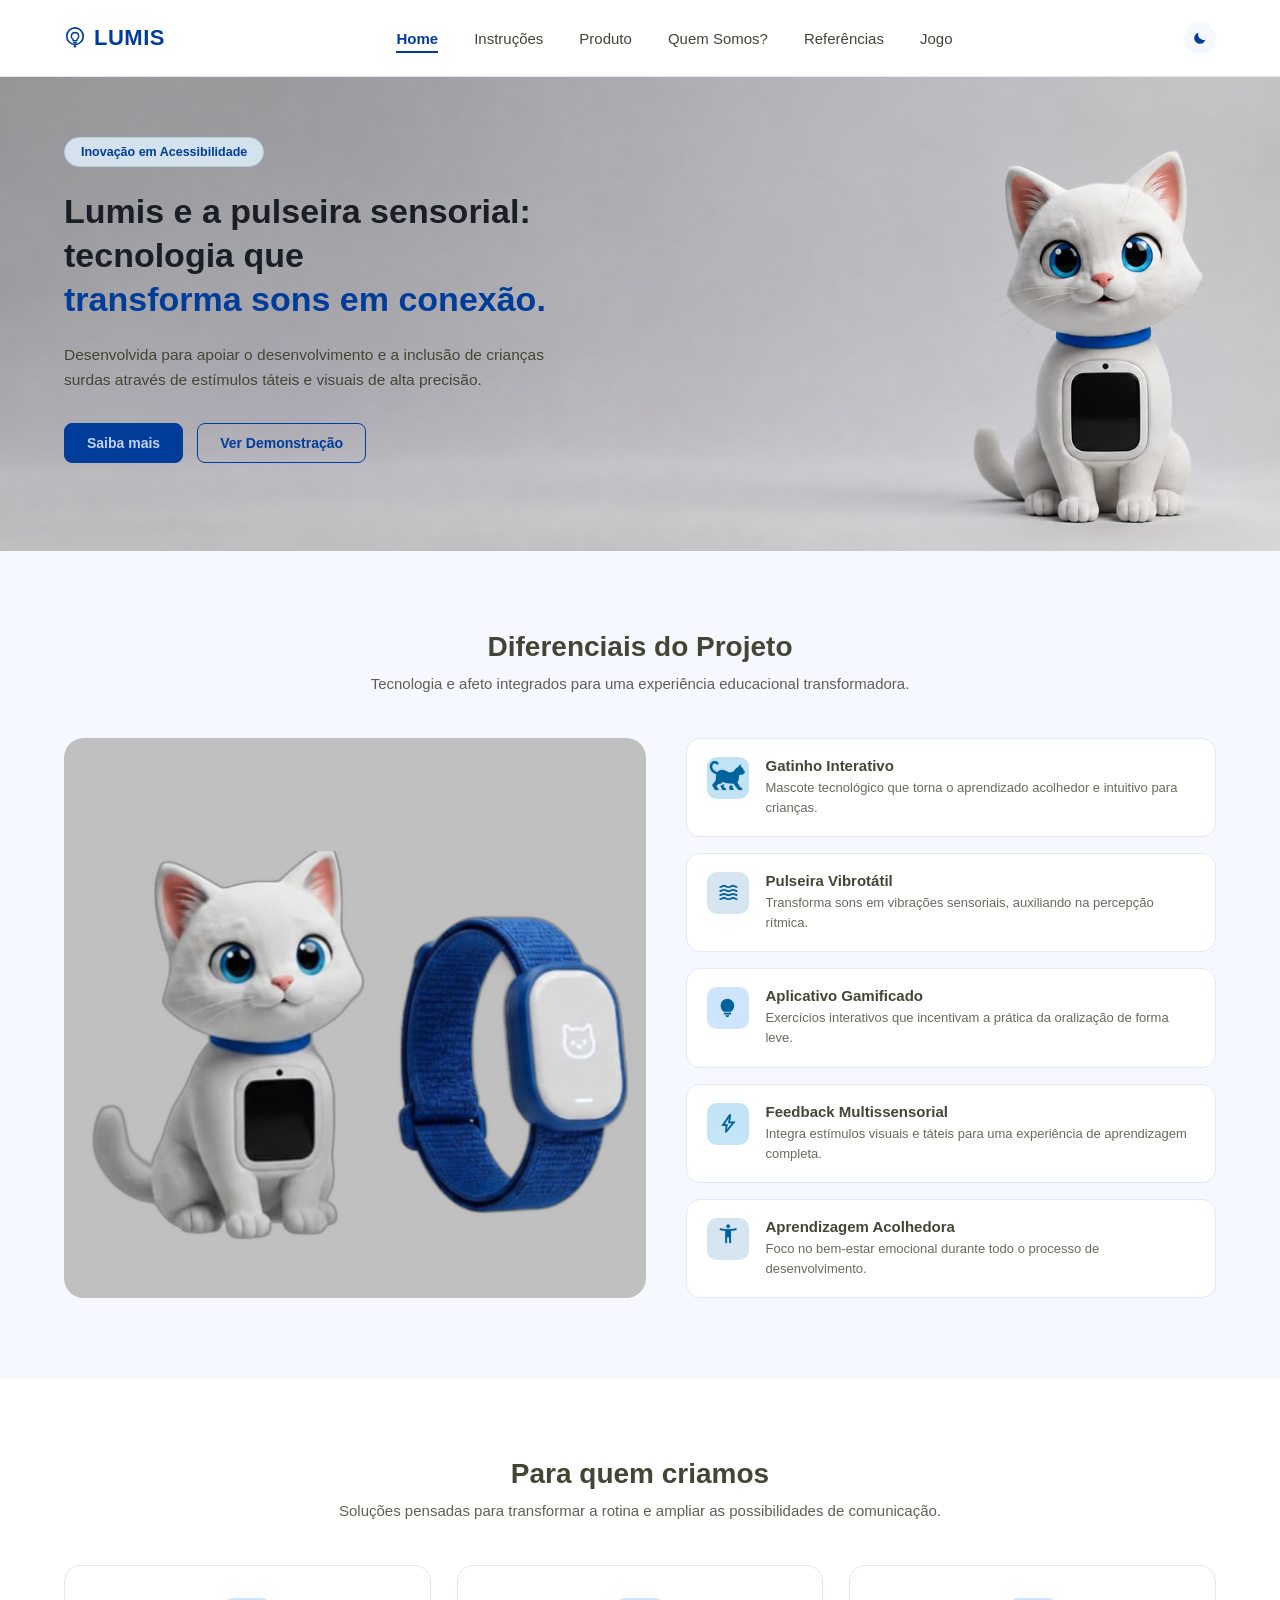
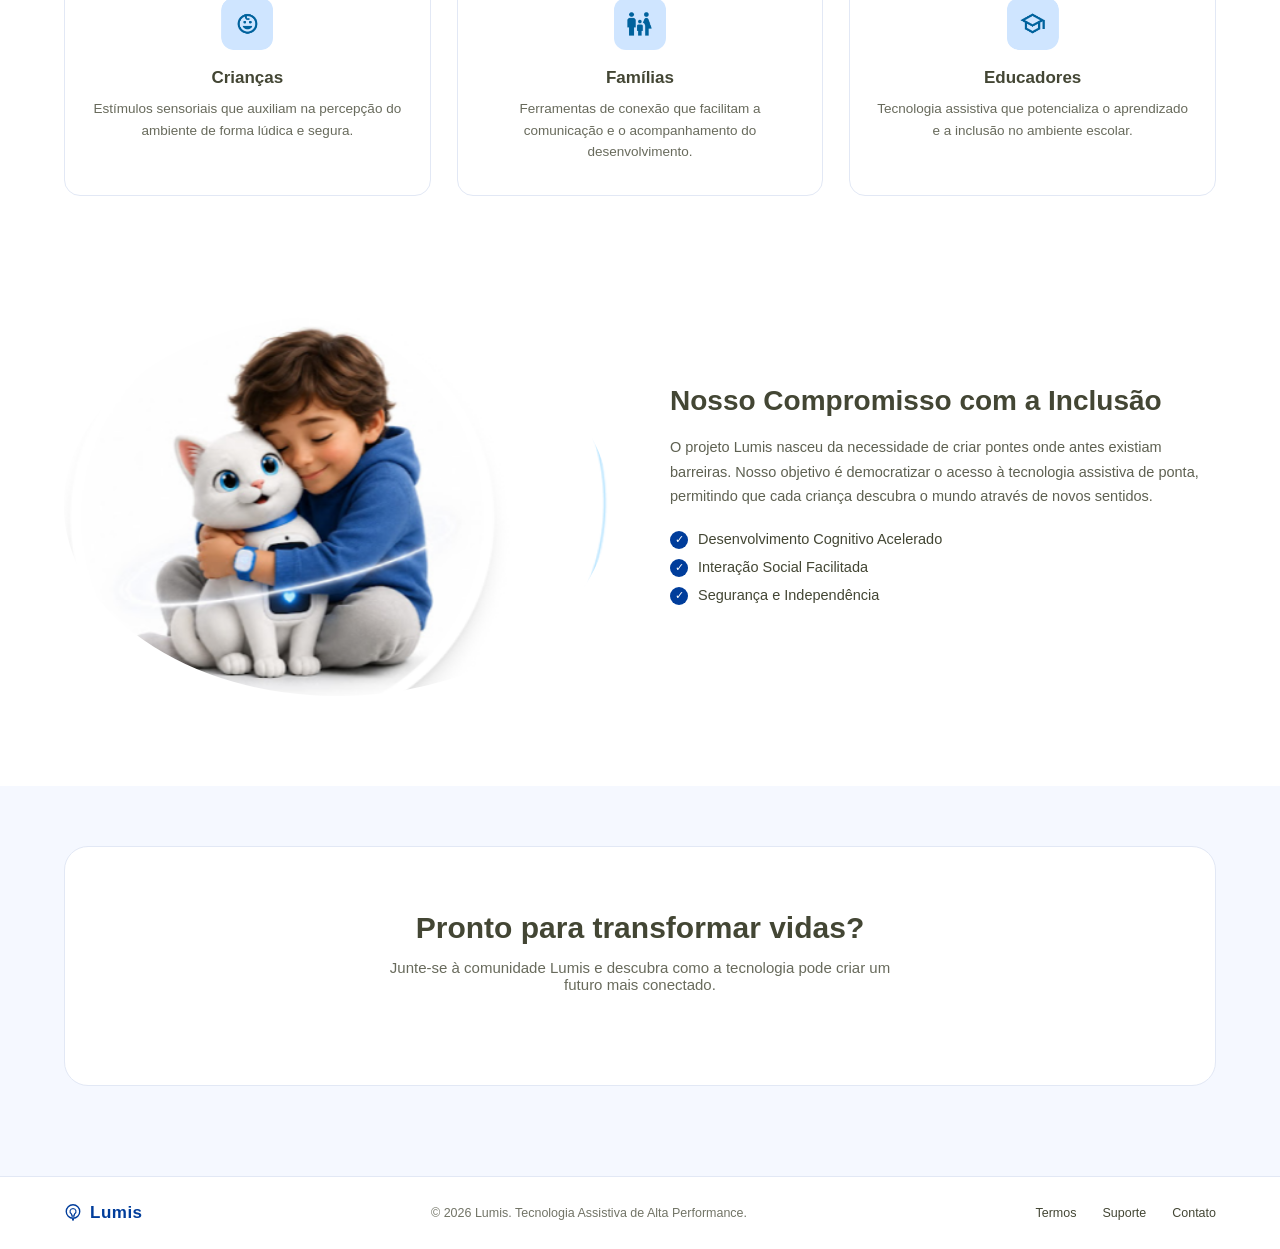
<file: index.html>
<!DOCTYPE html>
<html lang="pt-BR">
<head>
<meta charset="UTF-8">
<meta name="viewport" content="width=device-width, initial-scale=1.0">
<title>LUMIS — Home</title>
<link rel="stylesheet" href="style.css">
<script src="produto-claro.js"></script>

</head>
<body>
<div class="page">

  <nav>
    <div class="logo">
      <svg class="logo-pin" width="22" height="22" viewBox="0 0 24 24" fill="none" xmlns="http://www.w3.org/2000/svg">
        <circle cx="12" cy="10" r="9" stroke="currentColor" stroke-width="1.8"/>
        <path d="M12 6a4 4 0 0 0-2 7.46V15h4v-1.54A4 4 0 0 0 12 6z" stroke="currentColor" stroke-width="1.5" stroke-linejoin="round"/>
        <path d="M10.5 17h3" stroke="currentColor" stroke-width="1.5" stroke-linecap="round"/>
        <circle cx="12" cy="21" r="1.4" fill="currentColor"/>
      </svg>
      LUMIS
    </div>
    <ul class="nav-links">
      <li><a href="index.html" class="active">Home</a></li>
      <li><a href="./instrucoes-claro.html">Instruções</a></li>
      <li><a href="./produto-m-claro.html">Produto</a></li>
      <li><a href="./quem-somos-claro.html">Quem Somos?</a></li>
      <li><a href="./referencias-claro.html">Referências</a></li>
      <li><a href="./jogo-claro.html">Jogo</a></li>
    </ul>

    <div class="nav-actions">
      <a class="theme-toggle" href="index-escuro.html" aria-label="Ver versão escura">
        <svg width="16" height="16" viewBox="0 0 24 24" fill="none" xmlns="http://www.w3.org/2000/svg">
          <path d="M20 14.5A8.5 8.5 0 0 1 9.5 4a8.5 8.5 0 1 0 10.5 10.5Z" fill="currentColor"/>
        </svg>
      </a>


      <!-- Botão hambúrguer — só aparece em telas mobile -->
      <button class="menu-btn" id="menuBtn" aria-label="Abrir menu">
        <span></span>
        <span></span>
        <span></span>
      </button>
    </div>
  </nav>

  <!-- HERO -->
  <section class="hero">
  <div class="hero-copy">
    <span class="badge">Inovação em Acessibilidade</span>
    <h1>Lumis e a pulseira sensorial: tecnologia que <br><span class="text-azul">transforma sons em conexão.</span></h1>
    <p>Desenvolvida para apoiar o desenvolvimento e a inclusão de crianças surdas através de estímulos táteis e visuais de alta precisão.</p>
    <div class="hero-actions">
      <a href="./produto-m-claro.html" class="btn btn-primary">Saiba mais</a>
      <a href="./instrucoes-claro.html#section-video" class="btn btn-outline">Ver Demonstração</a>
    </div>
  </div>
</section>

  <!-- DIFERENCIAIS -->
  <section class="section-diferenciais">
    <div class="section-head">
      <h2>Diferenciais do Projeto</h2>
      <p>Tecnologia e afeto integrados para uma experiência educacional transformadora.</p>
    </div>
    <div class="diferenciais-grid">
      <div class="diferenciais-image img-placeholder"><img src="./images/gato-relogio-mais-fundo.png" alt=""></div>
      <div class="diferenciais-list">
        <div class="feature-card">
          <div class="feature-icon img-placeholder"><img src="./images/icone-gato.png" alt=""></div>
          <div>
            <h3>Gatinho Interativo</h3>
            <p>Mascote tecnológico que torna o aprendizado acolhedor e intuitivo para crianças.</p>
          </div>
        </div>
        <div class="feature-card">
          <div class="feature-icon img-placeholder"><img src="./images/icone-ondas.png" alt=""></div>
          <div>
            <h3>Pulseira Vibrotátil</h3>
            <p>Transforma sons em vibrações sensoriais, auxiliando na percepção rítmica.</p>
          </div>
        </div>
        <div class="feature-card">
          <div class="feature-icon img-placeholder"><img src="./images/icone-lampada.png" alt=""></div>
          <div>
            <h3>Aplicativo Gamificado</h3>
            <p>Exercícios interativos que incentivam a prática da oralização de forma leve.</p>
          </div>
        </div>
        <div class="feature-card">
          <div class="feature-icon img-placeholder"><img src="./images/icone-raio.png" alt=""></div>
          <div>
            <h3>Feedback Multissensorial</h3>
            <p>Integra estímulos visuais e táteis para uma experiência de aprendizagem completa.</p>
          </div>
        </div>
        <div class="feature-card">
          <div class="feature-icon img-placeholder"><img src="./images/icone-pessoa.png" alt=""></div>
          <div>
            <h3>Aprendizagem Acolhedora</h3>
            <p>Foco no bem-estar emocional durante todo o processo de desenvolvimento.</p>
          </div>
        </div>
      </div>
    </div>
  </section>

  <!-- PARA QUEM CRIAMOS -->
  <section class="section-audiencia">
    <div class="section-head">
      <h2>Para quem criamos</h2>
      <p>Soluções pensadas para transformar a rotina e ampliar as possibilidades de comunicação.</p>
    </div>
    <div class="audiencia-grid">
      <div class="audiencia-card">
        <div class="audiencia-icon img-placeholder"><img src="./images/icone-bebe.png" alt=""></div>
        <h3>Crianças</h3>
        <p>Estímulos sensoriais que auxiliam na percepção do ambiente de forma lúdica e segura.</p>
      </div>
      <div class="audiencia-card">
        <div class="audiencia-icon img-placeholder"><img src="./images/icone-familia.png" alt=""></div>
        <h3>Famílias</h3>
        <p>Ferramentas de conexão que facilitam a comunicação e o acompanhamento do desenvolvimento.</p>
      </div>
      <div class="audiencia-card">
        <div class="audiencia-icon img-placeholder"><img src="./images/icone-formatura.png" alt=""></div>
        <h3>Educadores</h3>
        <p>Tecnologia assistiva que potencializa o aprendizado e a inclusão no ambiente escolar.</p>
      </div>
    </div>
  </section>

  <!-- COMPROMISSO -->
  <section class="section-compromisso">
    <div class="compromisso-image img-placeholder"><img src="./images/crianca-gato-robo.png" alt=""></div>
    <div class="compromisso-copy">
      <h2>Nosso Compromisso com a Inclusão</h2>
      <p>O projeto Lumis nasceu da necessidade de criar pontes onde antes existiam barreiras. Nosso objetivo é democratizar o acesso à tecnologia assistiva de ponta, permitindo que cada criança descubra o mundo através de novos sentidos.</p>
      <ul class="checklist">
        <li>Desenvolvimento Cognitivo Acelerado</li>
        <li>Interação Social Facilitada</li>
        <li>Segurança e Independência</li>
      </ul>
    </div>
  </section>

  <!-- CTA -->
  <section class="section-cta-wrap">
    <div class="cta-card">
      <h2>Pronto para transformar vidas?</h2>
      <p>Junte-se à comunidade Lumis e descubra como a tecnologia pode criar um futuro mais conectado.</p>
    </div>
  </section>

  <footer>
    <div class="footer-left">
      <div class="logo">
        <svg class="logo-pin" width="18" height="18" viewBox="0 0 24 24" fill="none" xmlns="http://www.w3.org/2000/svg">
          <circle cx="12" cy="10" r="9" stroke="currentColor" stroke-width="1.8"/>
          <path d="M12 6a4 4 0 0 0-2 7.46V15h4v-1.54A4 4 0 0 0 12 6z" stroke="currentColor" stroke-width="1.5" stroke-linejoin="round"/>
          <path d="M10.5 17h3" stroke="currentColor" stroke-width="1.5" stroke-linecap="round"/>
          <circle cx="12" cy="21" r="1.4" fill="currentColor"/>
        </svg>
        Lumis
      </div>
    </div>
    <div class="footer-center">© 2026 Lumis. Tecnologia Assistiva de Alta Performance.</div>
    <ul class="footer-links">
      <li><a href="./referencias-claro.html">Termos</a></li>
      <li><a href="./quem-somos-claro.html#fale-conosco">Suporte</a></li>
      <li><a href="./quem-somos-claro.html">Contato</a></li>
    </ul>
  </footer>

  <!-- ===== MENU MOBILE (DRAWER) — só é usado/visível em telas estreitas ===== -->
  <div class="drawer-overlay" id="drawerOverlay">
    <aside class="drawer">
      <div class="drawer-header">
        <div class="logo">
          <svg class="logo-pin" width="20" height="20" viewBox="0 0 24 24" fill="none" xmlns="http://www.w3.org/2000/svg">
            <circle cx="12" cy="10" r="9" stroke="currentColor" stroke-width="1.8"/>
            <path d="M12 6a4 4 0 0 0-2 7.46V15h4v-1.54A4 4 0 0 0 12 6z" stroke="currentColor" stroke-width="1.5" stroke-linejoin="round"/>
            <path d="M10.5 17h3" stroke="currentColor" stroke-width="1.5" stroke-linecap="round"/>
            <circle cx="12" cy="21" r="1.4" fill="currentColor"/>
          </svg>
          LUMIS
        </div>
        <button class="drawer-close" id="drawerClose" aria-label="Fechar menu">
          <svg width="18" height="18" viewBox="0 0 24 24" fill="none" xmlns="http://www.w3.org/2000/svg">
            <path d="M6 6l12 12M18 6L6 18" stroke="currentColor" stroke-width="2" stroke-linecap="round"/>
          </svg>
        </button>
      </div>

      <nav class="drawer-nav">
        <a href="index.html" class="drawer-link active">
          <span class="drawer-icon"><svg width="18" height="18" viewBox="0 0 24 24" fill="none" xmlns="http://www.w3.org/2000/svg">
            <path d="M3 11l9-7 9 7" stroke="currentColor" stroke-width="1.6" stroke-linecap="round" stroke-linejoin="round"/>
            <path d="M5 10v9a1 1 0 0 0 1 1h4v-6h4v6h4a1 1 0 0 0 1-1v-9" stroke="currentColor" stroke-width="1.6" stroke-linecap="round" stroke-linejoin="round"/>
          </svg></span>
          <span class="drawer-text">Home</span>
        </a>
        <a href="./instrucoes-claro.html" class="drawer-link">
          <span class="drawer-icon"><svg width="18" height="18" viewBox="0 0 24 24" fill="none" xmlns="http://www.w3.org/2000/svg">
            <path d="M14.5 2H6a2 2 0 0 0-2 2v16a2 2 0 0 0 2 2h12a2 2 0 0 0 2-2V7.5z" stroke="currentColor" stroke-width="1.6" stroke-linecap="round" stroke-linejoin="round"/>
            <path d="M14 2v6h6" stroke="currentColor" stroke-width="1.6" stroke-linecap="round" stroke-linejoin="round"/>
            <path d="M8 13h8M8 17h8" stroke="currentColor" stroke-width="1.6" stroke-linecap="round"/>
          </svg></span>
          <span class="drawer-text">Instruções</span>
        </a>
        <a href="./produto-m-claro.html" class="drawer-link">
          <span class="drawer-icon"><svg width="18" height="18" viewBox="0 0 24 24" fill="none" xmlns="http://www.w3.org/2000/svg">
            <path d="M21 8l-9-5-9 5 9 5 9-5z" stroke="currentColor" stroke-width="1.6" stroke-linecap="round" stroke-linejoin="round"/>
            <path d="M3 8v8l9 5 9-5V8" stroke="currentColor" stroke-width="1.6" stroke-linecap="round" stroke-linejoin="round"/>
            <path d="M12 13v8" stroke="currentColor" stroke-width="1.6" stroke-linecap="round"/>
          </svg></span>
          <span class="drawer-text">Produto</span>
        </a>
        <a href="./quem-somos-claro.html" class="drawer-link">
          <span class="drawer-icon"><svg width="18" height="18" viewBox="0 0 24 24" fill="none" xmlns="http://www.w3.org/2000/svg">
            <circle cx="9" cy="8" r="3" stroke="currentColor" stroke-width="1.6"/>
            <path d="M3.5 20a5.5 5.5 0 0 1 11 0" stroke="currentColor" stroke-width="1.6" stroke-linecap="round"/>
            <path d="M16 8.5a2.5 2.5 0 1 0 0-5" stroke="currentColor" stroke-width="1.6" stroke-linecap="round"/>
            <path d="M15 13.2c2.4.4 4.2 1.8 4.5 4.3" stroke="currentColor" stroke-width="1.6" stroke-linecap="round"/>
          </svg></span>
          <span class="drawer-text">Quem somos?</span>
        </a>
        <a href="./referencias-claro.html" class="drawer-link">
          <span class="drawer-icon"><svg width="18" height="18" viewBox="0 0 24 24" fill="none" xmlns="http://www.w3.org/2000/svg">
            <path d="M12 6c-1.8-1.2-4.2-1.5-6-1v13c1.8-.5 4.2-.2 6 1 1.8-1.2 4.2-1.5 6-1V5c-1.8-.5-4.2-.2-6 1z" stroke="currentColor" stroke-width="1.6" stroke-linejoin="round"/>
            <path d="M12 6v13" stroke="currentColor" stroke-width="1.6"/>
          </svg></span>
          <span class="drawer-text">Referências</span>
        </a>
        <a href="./jogo-claro.html" class="drawer-link">
          <span class="drawer-icon"><svg width="18" height="18" viewBox="0 0 24 24" fill="none" xmlns="http://www.w3.org/2000/svg">
            <path d="M17.32 5H6.68a4 4 0 0 0-3.978 3.59c-.006.052-.01.101-.017.152C2.604 9.416 2 14.456 2 16a3 3 0 0 0 3 3c1 0 1.5-.5 2-1l1.414-1.414A2 2 0 0 1 9.828 16h4.344a2 2 0 0 1 1.414.586L17 18c.5.5 1 1 2 1a3 3 0 0 0 3-3c0-1.545-.604-6.584-.685-7.258-.007-.05-.011-.1-.017-.151A4 4 0 0 0 17.32 5z" stroke="currentColor" stroke-width="1.6" stroke-linecap="round" stroke-linejoin="round"/>
            <path d="M6 12h4M8 10v4" stroke="currentColor" stroke-width="1.6" stroke-linecap="round"/>
            <circle cx="15" cy="13" r="0.8" fill="currentColor"/>
            <circle cx="18" cy="11" r="0.8" fill="currentColor"/>
          </svg></span>
          <span class="drawer-text">Jogo</span>
        </a>
      </nav>

      <div class="drawer-footer">
        <a href="#" class="drawer-link drawer-entrar">
          <span class="drawer-icon"><svg width="18" height="18" viewBox="0 0 24 24" fill="none" xmlns="http://www.w3.org/2000/svg">
            <path d="M13 4h5a2 2 0 0 1 2 2v12a2 2 0 0 1-2 2h-5" stroke="currentColor" stroke-width="1.6" stroke-linecap="round" stroke-linejoin="round"/>
            <path d="M11 8l4 4-4 4M15 12H3" stroke="currentColor" stroke-width="1.6" stroke-linecap="round" stroke-linejoin="round"/>
          </svg></span>
          <span class="drawer-text">Entrar</span>
        </a>
      </div>
    </aside>
  </div>

</div>

</body>
</html>
</file>
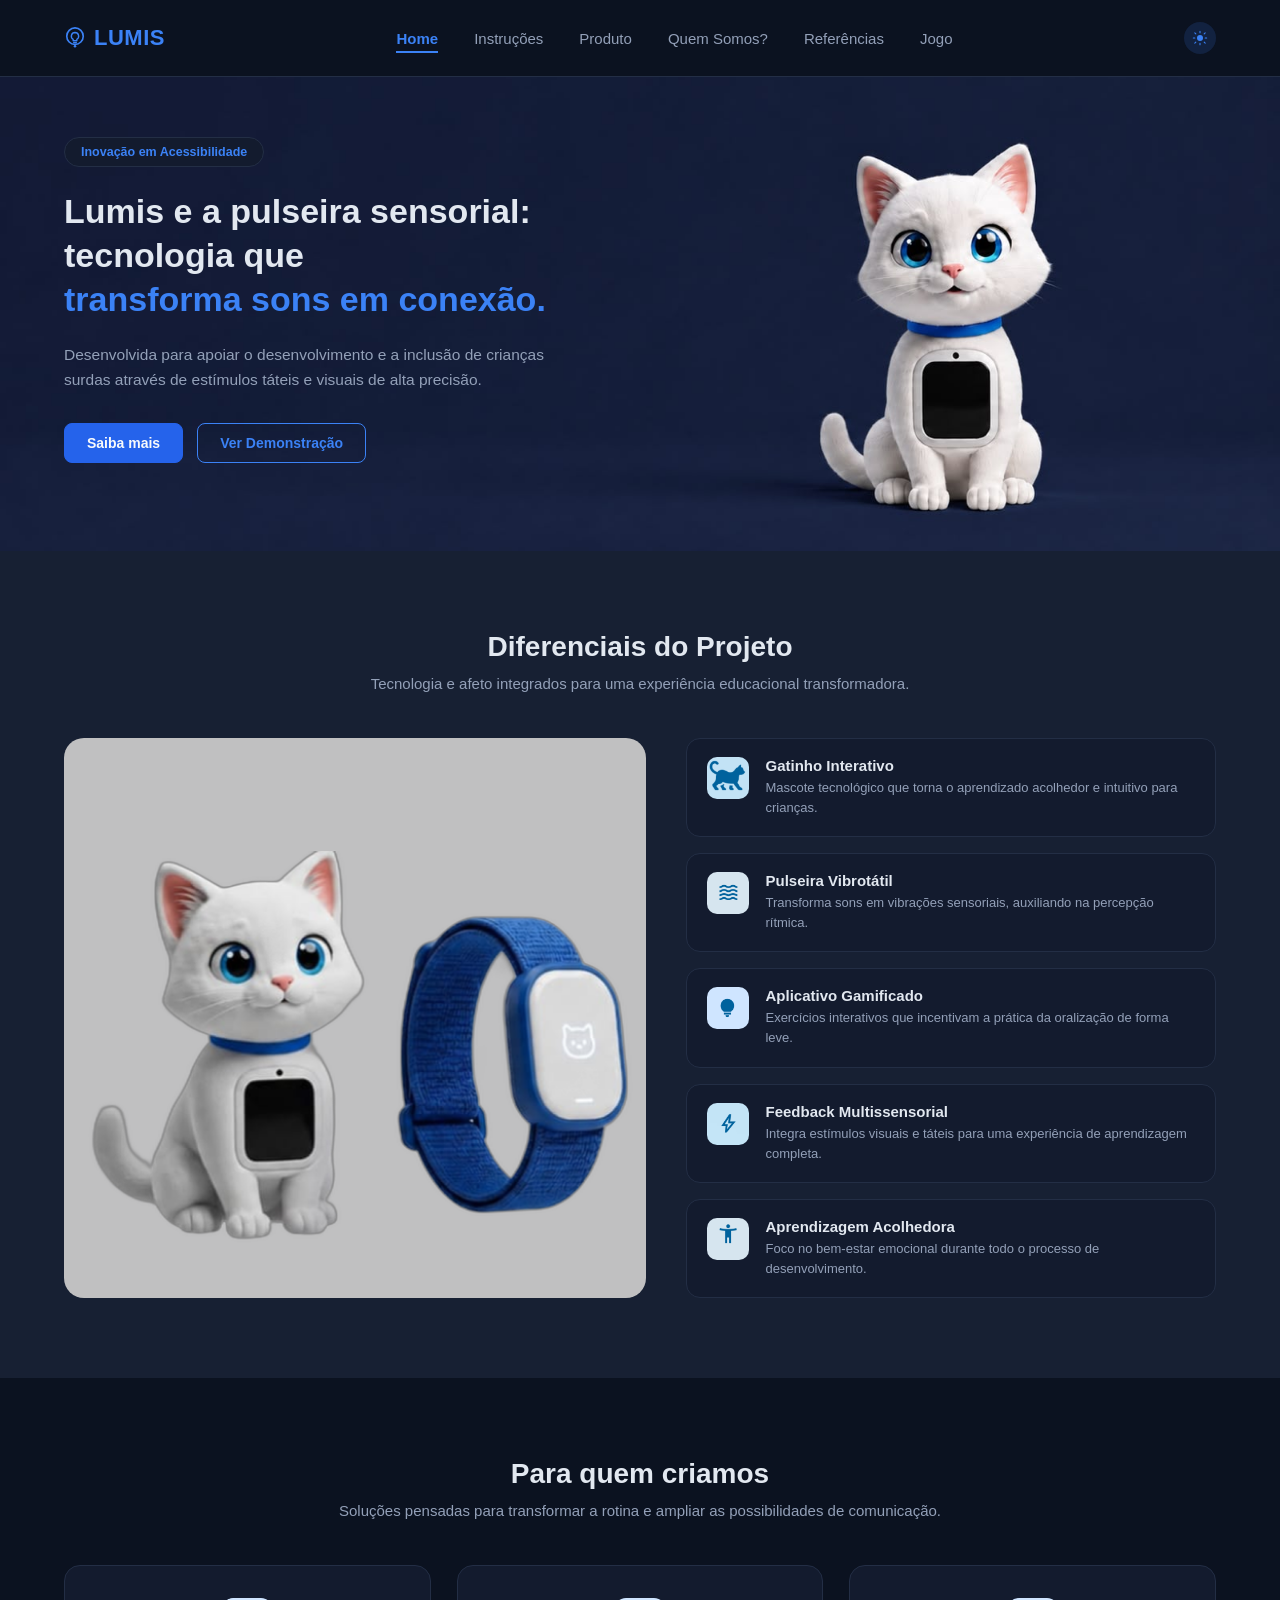
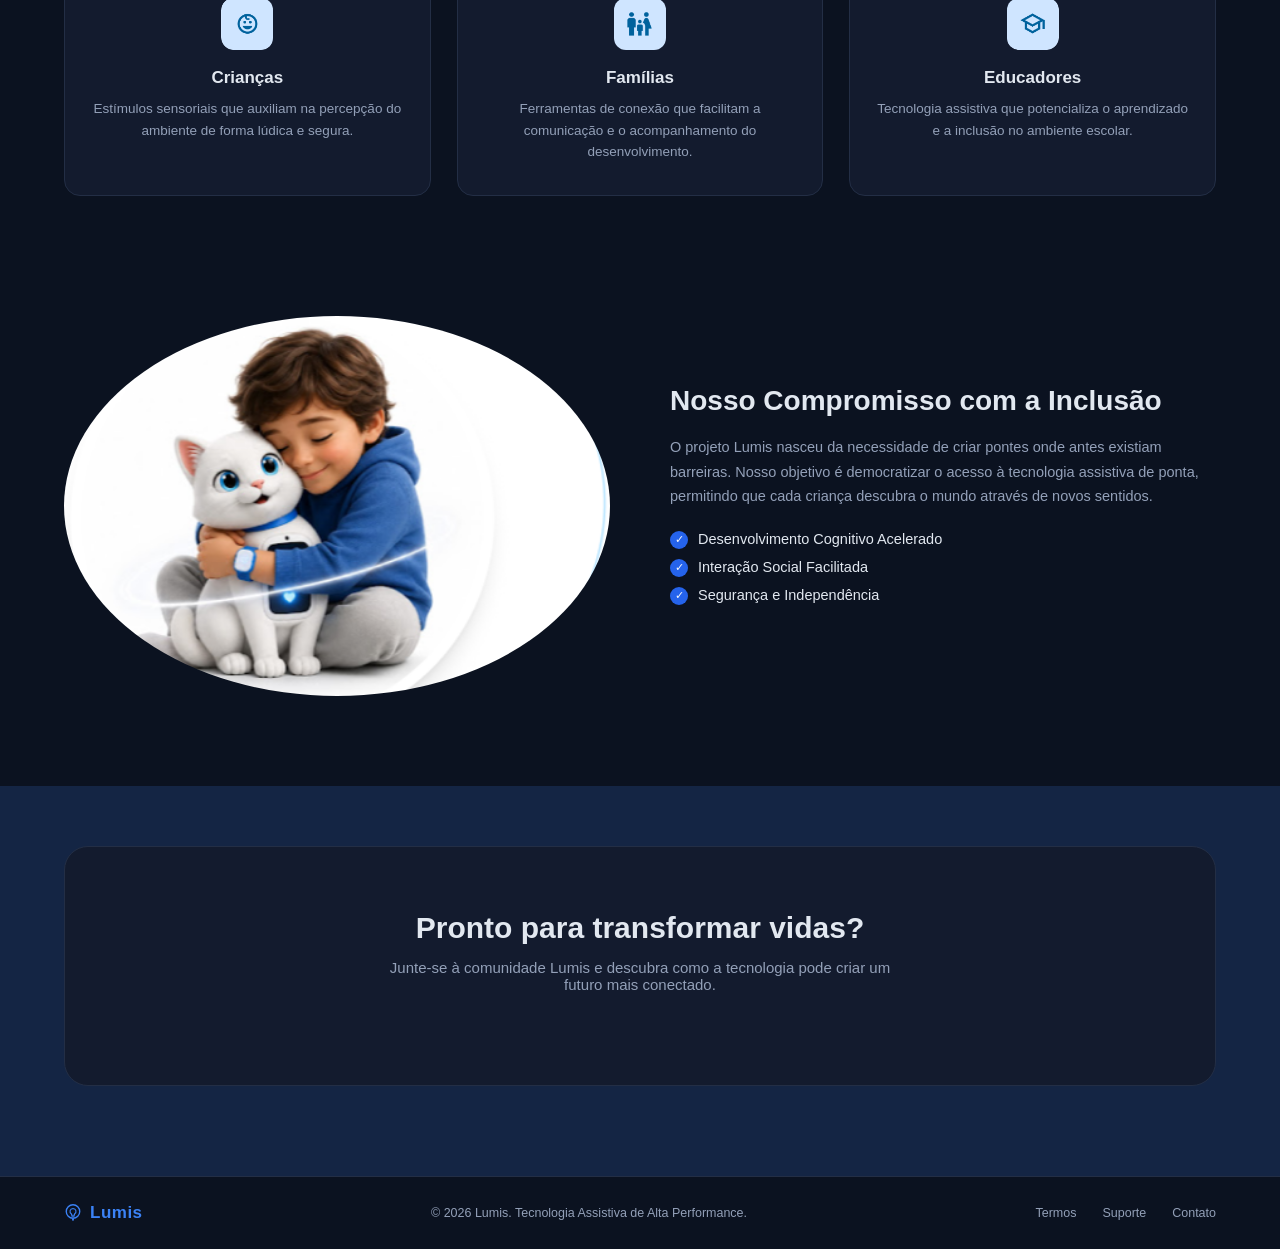
<file: index-escuro.html>
<!DOCTYPE html>
<html lang="pt-BR">
<head>
<meta charset="UTF-8">
<meta name="viewport" content="width=device-width, initial-scale=1.0">
<title>LUMIS — Home</title>
<link rel="stylesheet" href="style-escuro.css">
<script src="produto-claro.js"></script>

</head>
<body>
<div class="page">

  <nav>
    <div class="logo">
      <svg class="logo-pin" width="22" height="22" viewBox="0 0 24 24" fill="none" xmlns="http://www.w3.org/2000/svg">
        <circle cx="12" cy="10" r="9" stroke="currentColor" stroke-width="1.8"/>
        <path d="M12 6a4 4 0 0 0-2 7.46V15h4v-1.54A4 4 0 0 0 12 6z" stroke="currentColor" stroke-width="1.5" stroke-linejoin="round"/>
        <path d="M10.5 17h3" stroke="currentColor" stroke-width="1.5" stroke-linecap="round"/>
        <circle cx="12" cy="21" r="1.4" fill="currentColor"/>
      </svg>
      LUMIS
    </div>
    <ul class="nav-links">
      <li><a href="index-escuro.html" class="active">Home</a></li>
      <li><a href="./instrucoes-escuro.html">Instruções</a></li>
      <li><a href="./produto-m-escuro.html">Produto</a></li>
      <li><a href="./quem-somos-escuro.html">Quem Somos?</a></li>
      <li><a href="./referencias-escuro.html">Referências</a></li>
      <li><a href="./jogo-escuro.html">Jogo</a></li>
    </ul>

    <div class="nav-actions">
      <a class="theme-toggle" href="index.html" aria-label="Ver versão clara">
        <svg width="16" height="16" viewBox="0 0 24 24" fill="none" xmlns="http://www.w3.org/2000/svg">
          <circle cx="12" cy="12" r="4.5" fill="currentColor"/>
          <path d="M12 2v2.2M12 19.8V22M4.2 4.2l1.55 1.55M18.25 18.25l1.55 1.55M2 12h2.2M19.8 12H22M4.2 19.8l1.55-1.55M18.25 5.75l1.55-1.55" stroke="currentColor" stroke-width="1.6" stroke-linecap="round"/>
        </svg>
      </a>


      <!-- Botão hambúrguer — só aparece em telas mobile -->
      <button class="menu-btn" id="menuBtn" aria-label="Abrir menu">
        <span></span>
        <span></span>
        <span></span>
      </button>
    </div>
  </nav>

  <!-- HERO -->
  <section class="hero">
    <div class="hero-copy">
      <span class="badge">Inovação em Acessibilidade</span>
      <h1>Lumis e a pulseira sensorial: tecnologia que <br><span class="text-azul">transforma sons em conexão.</span></h1>
      <p>Desenvolvida para apoiar o desenvolvimento e a inclusão de crianças surdas através de estímulos táteis e visuais de alta precisão.</p>
      <div class="hero-actions">
        <a href="./produto-m-escuro.html" class="btn btn-primary">Saiba mais</a>
        <a href="./instrucoes-escuro.html#section-video" class="btn btn-outline">Ver Demonstração</a>
      </div>
    </div>
  </section>

  <!-- DIFERENCIAIS -->
  <section class="section-diferenciais">
    <div class="section-head">
      <h2>Diferenciais do Projeto</h2>
      <p>Tecnologia e afeto integrados para uma experiência educacional transformadora.</p>
    </div>
    <div class="diferenciais-grid">
      <div class="diferenciais-image img-placeholder"><img src="./images/gato-relogio-mais-fundo.png" alt=""></div>
      <div class="diferenciais-list">
        <div class="feature-card">
          <div class="feature-icon img-placeholder"><img src="./images/icone-gato.png" alt=""></div>
          <div>
            <h3>Gatinho Interativo</h3>
            <p>Mascote tecnológico que torna o aprendizado acolhedor e intuitivo para crianças.</p>
          </div>
        </div>
        <div class="feature-card">
          <div class="feature-icon img-placeholder"><img src="./images/icone-ondas.png" alt=""></div>
          <div>
            <h3>Pulseira Vibrotátil</h3>
            <p>Transforma sons em vibrações sensoriais, auxiliando na percepção rítmica.</p>
          </div>
        </div>
        <div class="feature-card">
          <div class="feature-icon img-placeholder"><img src="./images/icone-lampada.png" alt=""></div>
          <div>
            <h3>Aplicativo Gamificado</h3>
            <p>Exercícios interativos que incentivam a prática da oralização de forma leve.</p>
          </div>
        </div>
        <div class="feature-card">
          <div class="feature-icon img-placeholder"><img src="./images/icone-raio.png" alt=""></div>
          <div>
            <h3>Feedback Multissensorial</h3>
            <p>Integra estímulos visuais e táteis para uma experiência de aprendizagem completa.</p>
          </div>
        </div>
        <div class="feature-card">
          <div class="feature-icon img-placeholder"><img src="./images/icone-pessoa.png" alt=""></div>
          <div>
            <h3>Aprendizagem Acolhedora</h3>
            <p>Foco no bem-estar emocional durante todo o processo de desenvolvimento.</p>
          </div>
        </div>
      </div>
    </div>
  </section>

  <!-- PARA QUEM CRIAMOS -->
  <section class="section-audiencia">
    <div class="section-head">
      <h2>Para quem criamos</h2>
      <p>Soluções pensadas para transformar a rotina e ampliar as possibilidades de comunicação.</p>
    </div>
    <div class="audiencia-grid">
      <div class="audiencia-card">
        <div class="audiencia-icon img-placeholder"><img src="./images/icone-bebe.png" alt=""></div>
        <h3>Crianças</h3>
        <p>Estímulos sensoriais que auxiliam na percepção do ambiente de forma lúdica e segura.</p>
      </div>
      <div class="audiencia-card">
        <div class="audiencia-icon img-placeholder"><img src="./images/icone-familia.png" alt=""></div>
        <h3>Famílias</h3>
        <p>Ferramentas de conexão que facilitam a comunicação e o acompanhamento do desenvolvimento.</p>
      </div>
      <div class="audiencia-card">
        <div class="audiencia-icon img-placeholder"><img src="./images/icone-formatura.png" alt=""></div>
        <h3>Educadores</h3>
        <p>Tecnologia assistiva que potencializa o aprendizado e a inclusão no ambiente escolar.</p>
      </div>
    </div>
  </section>

  <!-- COMPROMISSO -->
  <section class="section-compromisso">
    <div class="compromisso-image img-placeholder"><img src="./images/crianca-gato-robo.png" alt=""></div>
    <div class="compromisso-copy">
      <h2>Nosso Compromisso com a Inclusão</h2>
      <p>O projeto Lumis nasceu da necessidade de criar pontes onde antes existiam barreiras. Nosso objetivo é democratizar o acesso à tecnologia assistiva de ponta, permitindo que cada criança descubra o mundo através de novos sentidos.</p>
      <ul class="checklist">
        <li>Desenvolvimento Cognitivo Acelerado</li>
        <li>Interação Social Facilitada</li>
        <li>Segurança e Independência</li>
      </ul>
    </div>
  </section>

  <!-- CTA -->
  <section class="section-cta-wrap">
    <div class="cta-card">
      <h2>Pronto para transformar vidas?</h2>
      <p>Junte-se à comunidade Lumis e descubra como a tecnologia pode criar um futuro mais conectado.</p>
    </div>
  </section>

  <footer>
    <div class="footer-left">
      <div class="logo">
        <svg class="logo-pin" width="18" height="18" viewBox="0 0 24 24" fill="none" xmlns="http://www.w3.org/2000/svg">
          <circle cx="12" cy="10" r="9" stroke="currentColor" stroke-width="1.8"/>
          <path d="M12 6a4 4 0 0 0-2 7.46V15h4v-1.54A4 4 0 0 0 12 6z" stroke="currentColor" stroke-width="1.5" stroke-linejoin="round"/>
          <path d="M10.5 17h3" stroke="currentColor" stroke-width="1.5" stroke-linecap="round"/>
          <circle cx="12" cy="21" r="1.4" fill="currentColor"/>
        </svg>
        Lumis
      </div>
    </div>
    <div class="footer-center">© 2026 Lumis. Tecnologia Assistiva de Alta Performance.</div>
    <ul class="footer-links">
      <li><a href="./referencias-escuro.html">Termos</a></li>
      <li><a href="./quem-somos-escuro.html#section-contato">Suporte</a></li>
      <li><a href="./quem-somos-escuro.html">Contato</a></li>
    </ul>
  </footer>

  <!-- ===== MENU MOBILE (DRAWER) — só é usado/visível em telas estreitas ===== -->
  <div class="drawer-overlay" id="drawerOverlay">
    <aside class="drawer">
      <div class="drawer-header">
        <div class="logo">
          <svg class="logo-pin" width="20" height="20" viewBox="0 0 24 24" fill="none" xmlns="http://www.w3.org/2000/svg">
            <circle cx="12" cy="10" r="9" stroke="currentColor" stroke-width="1.8"/>
            <path d="M12 6a4 4 0 0 0-2 7.46V15h4v-1.54A4 4 0 0 0 12 6z" stroke="currentColor" stroke-width="1.5" stroke-linejoin="round"/>
            <path d="M10.5 17h3" stroke="currentColor" stroke-width="1.5" stroke-linecap="round"/>
            <circle cx="12" cy="21" r="1.4" fill="currentColor"/>
          </svg>
          LUMIS
        </div>
        <button class="drawer-close" id="drawerClose" aria-label="Fechar menu">
          <svg width="18" height="18" viewBox="0 0 24 24" fill="none" xmlns="http://www.w3.org/2000/svg">
            <path d="M6 6l12 12M18 6L6 18" stroke="currentColor" stroke-width="2" stroke-linecap="round"/>
          </svg>
        </button>
      </div>

      <nav class="drawer-nav">
        <a href="index-escuro.html" class="drawer-link active">
          <span class="drawer-icon"><svg width="18" height="18" viewBox="0 0 24 24" fill="none" xmlns="http://www.w3.org/2000/svg">
            <path d="M3 11l9-7 9 7" stroke="currentColor" stroke-width="1.6" stroke-linecap="round" stroke-linejoin="round"/>
            <path d="M5 10v9a1 1 0 0 0 1 1h4v-6h4v6h4a1 1 0 0 0 1-1v-9" stroke="currentColor" stroke-width="1.6" stroke-linecap="round" stroke-linejoin="round"/>
          </svg></span>
          <span class="drawer-text">Home</span>
        </a>
        <a href="#" class="drawer-link">
          <span class="drawer-icon"><svg width="18" height="18" viewBox="0 0 24 24" fill="none" xmlns="http://www.w3.org/2000/svg">
            <path d="M14.5 2H6a2 2 0 0 0-2 2v16a2 2 0 0 0 2 2h12a2 2 0 0 0 2-2V7.5z" stroke="currentColor" stroke-width="1.6" stroke-linecap="round" stroke-linejoin="round"/>
            <path d="M14 2v6h6" stroke="currentColor" stroke-width="1.6" stroke-linecap="round" stroke-linejoin="round"/>
            <path d="M8 13h8M8 17h8" stroke="currentColor" stroke-width="1.6" stroke-linecap="round"/>
          </svg></span>
          <span class="drawer-text">Instruções</span>
        </a>
        <a href="./produto-m-escuro.html" class="drawer-link">
          <span class="drawer-icon"><svg width="18" height="18" viewBox="0 0 24 24" fill="none" xmlns="http://www.w3.org/2000/svg">
            <path d="M21 8l-9-5-9 5 9 5 9-5z" stroke="currentColor" stroke-width="1.6" stroke-linecap="round" stroke-linejoin="round"/>
            <path d="M3 8v8l9 5 9-5V8" stroke="currentColor" stroke-width="1.6" stroke-linecap="round" stroke-linejoin="round"/>
            <path d="M12 13v8" stroke="currentColor" stroke-width="1.6" stroke-linecap="round"/>
          </svg></span>
          <span class="drawer-text">Produto</span>
        </a>
        <a href="./quem-somos-escuro.html" class="drawer-link">
          <span class="drawer-icon"><svg width="18" height="18" viewBox="0 0 24 24" fill="none" xmlns="http://www.w3.org/2000/svg">
            <circle cx="9" cy="8" r="3" stroke="currentColor" stroke-width="1.6"/>
            <path d="M3.5 20a5.5 5.5 0 0 1 11 0" stroke="currentColor" stroke-width="1.6" stroke-linecap="round"/>
            <path d="M16 8.5a2.5 2.5 0 1 0 0-5" stroke="currentColor" stroke-width="1.6" stroke-linecap="round"/>
            <path d="M15 13.2c2.4.4 4.2 1.8 4.5 4.3" stroke="currentColor" stroke-width="1.6" stroke-linecap="round"/>
          </svg></span>
          <span class="drawer-text">Quem somos?</span>
        </a>
        <a href="./referencias-escuro.html" class="drawer-link">
          <span class="drawer-icon"><svg width="18" height="18" viewBox="0 0 24 24" fill="none" xmlns="http://www.w3.org/2000/svg">
            <path d="M12 6c-1.8-1.2-4.2-1.5-6-1v13c1.8-.5 4.2-.2 6 1 1.8-1.2 4.2-1.5 6-1V5c-1.8-.5-4.2-.2-6 1z" stroke="currentColor" stroke-width="1.6" stroke-linejoin="round"/>
            <path d="M12 6v13" stroke="currentColor" stroke-width="1.6"/>
          </svg></span>
          <span class="drawer-text">Referências</span>
        </a>
        <a href="./jogo-escuro.html" class="drawer-link">
          <span class="drawer-icon"><svg width="18" height="18" viewBox="0 0 24 24" fill="none" xmlns="http://www.w3.org/2000/svg">
            <path d="M17.32 5H6.68a4 4 0 0 0-3.978 3.59c-.006.052-.01.101-.017.152C2.604 9.416 2 14.456 2 16a3 3 0 0 0 3 3c1 0 1.5-.5 2-1l1.414-1.414A2 2 0 0 1 9.828 16h4.344a2 2 0 0 1 1.414.586L17 18c.5.5 1 1 2 1a3 3 0 0 0 3-3c0-1.545-.604-6.584-.685-7.258-.007-.05-.011-.1-.017-.151A4 4 0 0 0 17.32 5z" stroke="currentColor" stroke-width="1.6" stroke-linecap="round" stroke-linejoin="round"/>
            <path d="M6 12h4M8 10v4" stroke="currentColor" stroke-width="1.6" stroke-linecap="round"/>
            <circle cx="15" cy="13" r="0.8" fill="currentColor"/>
            <circle cx="18" cy="11" r="0.8" fill="currentColor"/>
          </svg></span>
          <span class="drawer-text">Jogo</span>
        </a>
      </nav>

      <div class="drawer-footer">
        <a href="#" class="drawer-link drawer-entrar">
          <span class="drawer-icon"><svg width="18" height="18" viewBox="0 0 24 24" fill="none" xmlns="http://www.w3.org/2000/svg">
            <path d="M13 4h5a2 2 0 0 1 2 2v12a2 2 0 0 1-2 2h-5" stroke="currentColor" stroke-width="1.6" stroke-linecap="round" stroke-linejoin="round"/>
            <path d="M11 8l4 4-4 4M15 12H3" stroke="currentColor" stroke-width="1.6" stroke-linecap="round" stroke-linejoin="round"/>
          </svg></span>
          <span class="drawer-text">Entrar</span>
        </a>
      </div>
    </aside>
  </div>

</div>

</body>
</html>
</file>
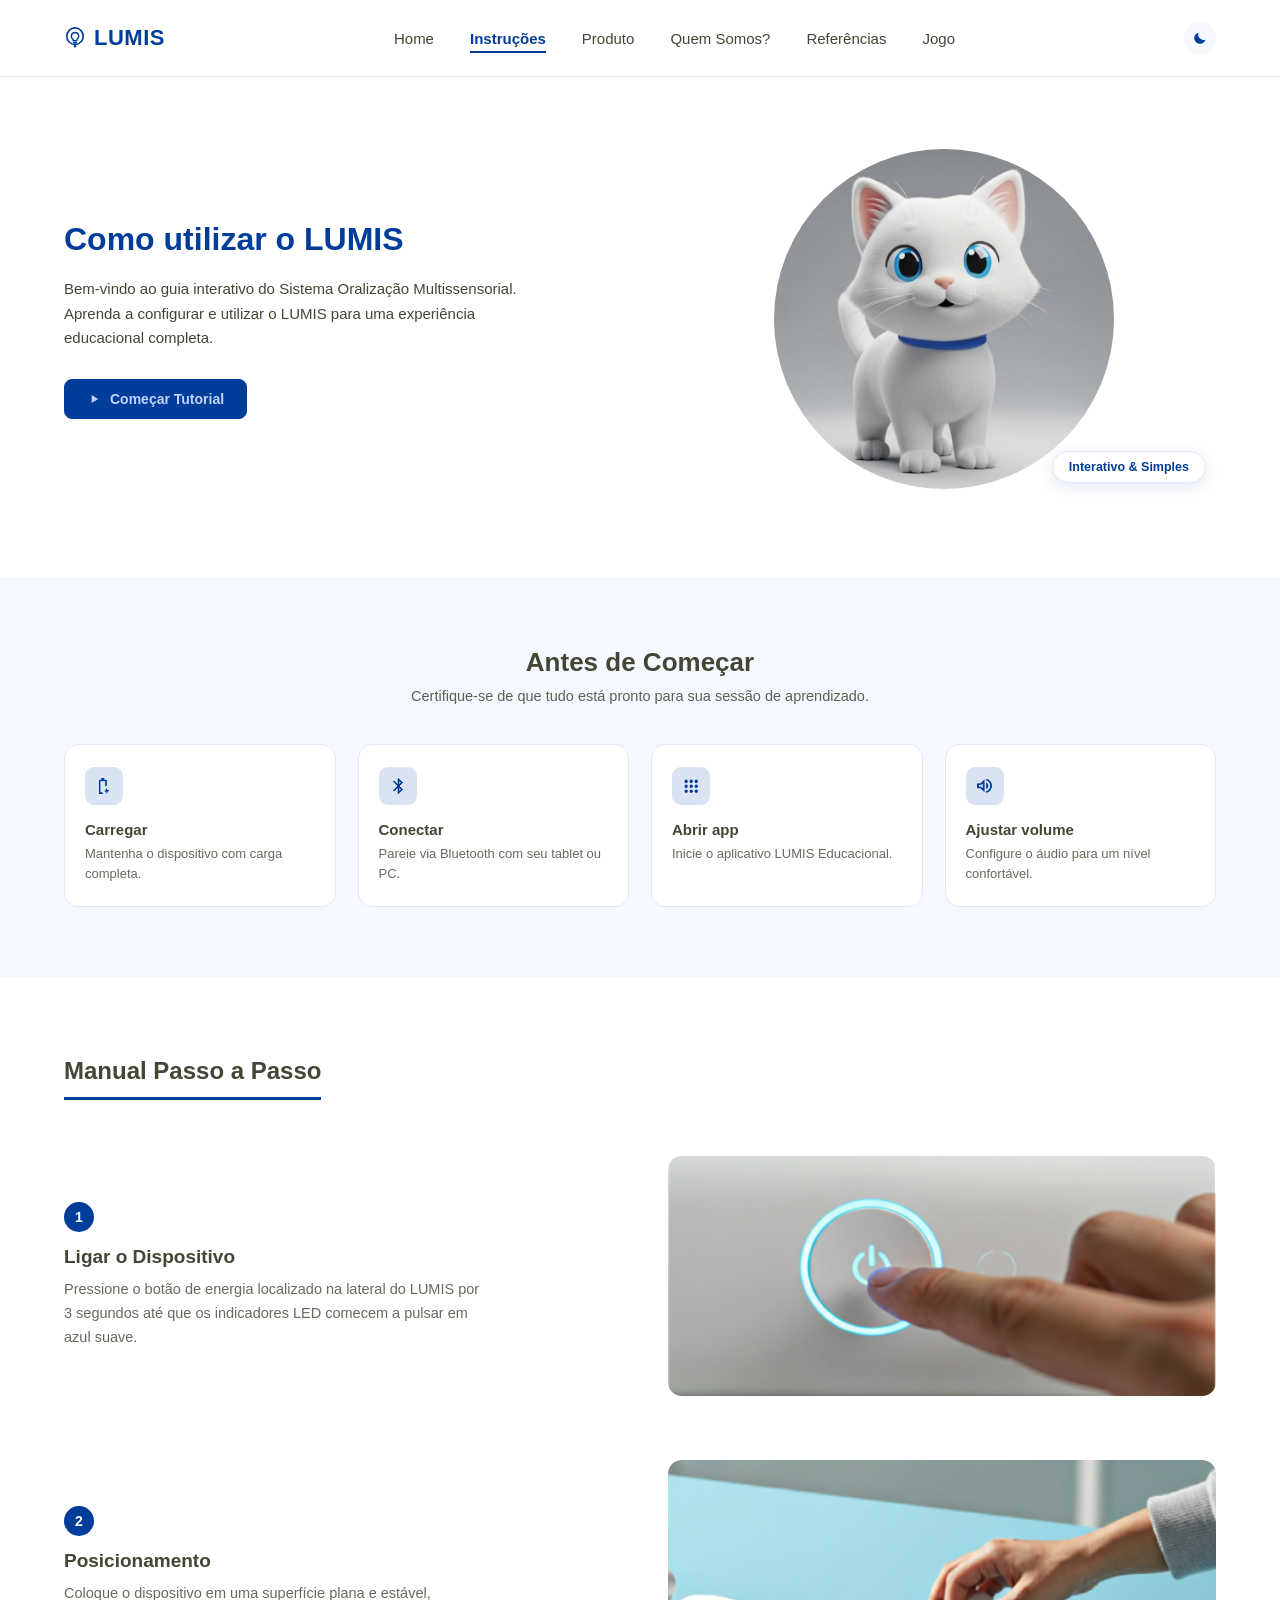
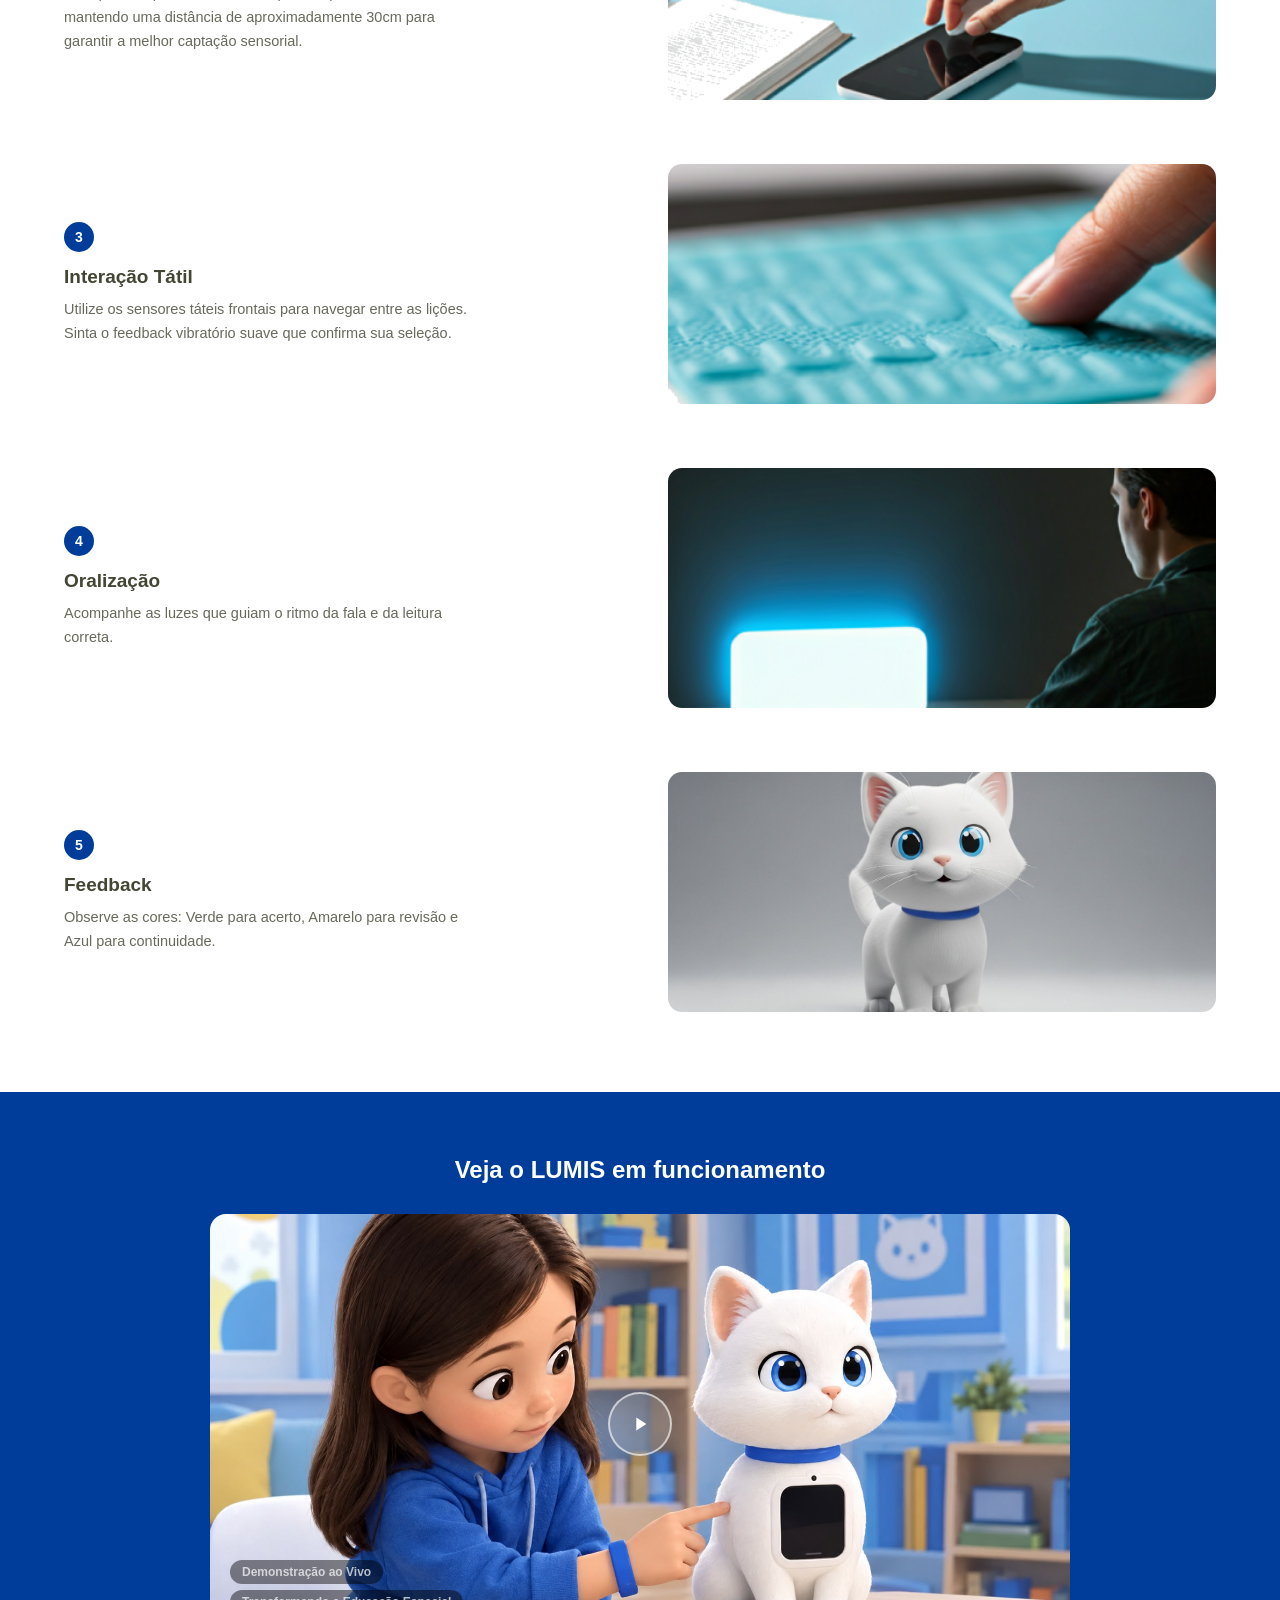
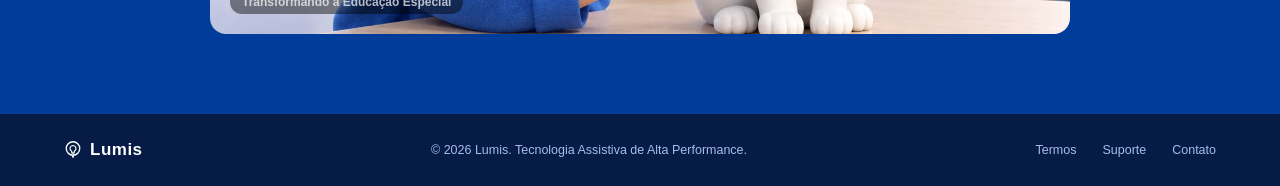
<file: instrucoes-claro.html>
<!DOCTYPE html>
<html lang="pt-BR">
<head>
<meta charset="UTF-8">
<meta name="viewport" content="width=device-width, initial-scale=1.0">
<title>LUMIS — Instruções</title>
<link rel="stylesheet" href="instrucoes-claro.css">
<script src="produto-claro.js"></script>

</head>
<body>
<div class="page">

  <nav>
    <a href="index.html" class="logo">
      <svg class="logo-pin" width="22" height="22" viewBox="0 0 24 24" fill="none" xmlns="http://www.w3.org/2000/svg">
        <circle cx="12" cy="10" r="9" stroke="currentColor" stroke-width="1.8"/>
        <path d="M12 6a4 4 0 0 0-2 7.46V15h4v-1.54A4 4 0 0 0 12 6z" stroke="currentColor" stroke-width="1.5" stroke-linejoin="round"/>
        <path d="M10.5 17h3" stroke="currentColor" stroke-width="1.5" stroke-linecap="round"/>
        <circle cx="12" cy="21" r="1.4" fill="currentColor"/>
      </svg>
      LUMIS
    </a>
    <ul class="nav-links">
      <li><a href="index.html">Home</a></li>
      <li><a href="instrucoes-claro.html" class="active">Instruções</a></li>
      <li><a href="./produto-m-claro.html">Produto</a></li>
      <li><a href="./quem-somos-claro.html">Quem Somos?</a></li>
      <li><a href="./referencias-claro.html">Referências</a></li>
      <li><a href="./jogo-claro.html">Jogo</a></li>
    </ul>

    <div class="nav-actions">
      <a class="theme-toggle" href="instrucoes-escuro.html" aria-label="Ver versão escura">
        <svg width="16" height="16" viewBox="0 0 24 24" fill="none" xmlns="http://www.w3.org/2000/svg">
          <path d="M20 14.5A8.5 8.5 0 0 1 9.5 4a8.5 8.5 0 1 0 10.5 10.5Z" fill="currentColor"/>
        </svg>
      </a>


      <!-- Botão hambúrguer — só aparece em telas mobile -->
      <button class="menu-btn" id="menuBtn" aria-label="Abrir menu">
        <span></span>
        <span></span>
        <span></span>
      </button>
    </div>
  </nav>

  <!-- HERO -->
  <section class="hero-instrucoes">
    <div class="hero-copy">
      <h1>Como utilizar o LUMIS</h1>
      <p>Bem-vindo ao guia interativo do Sistema Oralização Multissensorial. Aprenda a configurar e utilizar o LUMIS para uma experiência educacional completa.</p>
      <a href="#manual-passo-a-passo" class="btn btn-primary btn-icon">
        <svg width="14" height="14" viewBox="0 0 24 24" fill="currentColor"><path d="M8 5v14l11-7z"/></svg>
        Começar Tutorial
      </a>
    </div>
    <div class="hero-instrucoes-media">
      <div class="hero-circle img-placeholder"><img src="./images/gato.jpeg" alt=""></div>
      <span class="floating-tag">Interativo &amp; Simples</span>
    </div>
  </section>

  <!-- ANTES DE COMEÇAR -->
  <section class="section-prep">
    <div class="section-head">
      <h2>Antes de Começar</h2>
      <p>Certifique-se de que tudo está pronto para sua sessão de aprendizado.</p>
    </div>
    <div class="prep-grid">
      <div class="prep-card">
        <div class="prep-icon img-placeholder"><img src="./images/icone-bateria.png" alt=""></div>
        <h3>Carregar</h3>
        <p>Mantenha o dispositivo com carga completa.</p>
      </div>
      <div class="prep-card">
        <div class="prep-icon img-placeholder"><img src="./images/icone-bluetooth.png" alt=""></div>
        <h3>Conectar</h3>
        <p>Pareie via Bluetooth com seu tablet ou PC.</p>
      </div>
      <div class="prep-card">
        <div class="prep-icon img-placeholder"><img src="./images/icone-pontos.png" alt=""></div>
        <h3>Abrir app</h3>
        <p>Inicie o aplicativo LUMIS Educacional.</p>
      </div>
      <div class="prep-card">
        <div class="prep-icon img-placeholder"><img src="./images/icone-som.png" alt=""></div>
        <h3>Ajustar volume</h3>
        <p>Configure o áudio para um nível confortável.</p>
      </div>
    </div>
  </section>

  <!-- MANUAL PASSO A PASSO -->
  <section class="section-manual" id="manual-passo-a-passo">
    <h2 class="manual-title">Manual Passo a Passo</h2>

    <div class="manual-step">
      <div class="manual-copy">
        <div class="manual-number">1</div>
        <h3>Ligar o Dispositivo</h3>
        <p>Pressione o botão de energia localizado na lateral do LUMIS por 3 segundos até que os indicadores LED comecem a pulsar em azul suave.</p>
      </div>
      <div class="manual-media img-placeholder"><img src="./images/foto-botao-power.png" alt=""></div>
    </div>

    <div class="manual-step">
      <div class="manual-copy">
        <div class="manual-number">2</div>
        <h3>Posicionamento</h3>
        <p>Coloque o dispositivo em uma superfície plana e estável, mantendo uma distância de aproximadamente 30cm para garantir a melhor captação sensorial.</p>
      </div>
      <div class="manual-media img-placeholder"><img src="./images/foto-celular-mesa.png" alt=""></div>
    </div>

    <div class="manual-step">
      <div class="manual-copy">
        <div class="manual-number">3</div>
        <h3>Interação Tátil</h3>
        <p>Utilize os sensores táteis frontais para navegar entre as lições. Sinta o feedback vibratório suave que confirma sua seleção.</p>
      </div>
      <div class="manual-media img-placeholder"><img src="./images/foto-teclado-braile.png" alt=""></div>
    </div>

    <div class="manual-step">
      <div class="manual-copy">
        <div class="manual-number">4</div>
        <h3>Oralização</h3>
        <p>Acompanhe as luzes que guiam o ritmo da fala e da leitura correta.</p>
      </div>
      <div class="manual-media img-placeholder"><img src="./images/foto-luz-azul.png" alt=""></div>
    </div>

    <div class="manual-step">
      <div class="manual-copy">
        <div class="manual-number">5</div>
        <h3>Feedback</h3>
        <p>Observe as cores: Verde para acerto, Amarelo para revisão e Azul para continuidade.</p>
      </div>
      <div class="manual-media img-placeholder"><img src="./images/gato.jpeg" alt=""></div>
    </div>
  </section>

  <!-- VÍDEO EM FUNCIONAMENTO -->
<section class="section-video" id="section-video">
  <h2>Veja o LUMIS em funcionamento</h2>
  <div class="video-frame img-placeholder">
    <video id="lumisVideo" src="./images/video.mp4" poster="./images/demonstracao.jpeg" muted playsinline></video>
    <button class="play-btn" id="playBtn" aria-label="Reproduzir vídeo">
      <svg width="22" height="22" viewBox="0 0 24 24" fill="currentColor"><path d="M8 5v14l11-7z"/></svg>
    </button>
    <div class="video-tags">
      <span>Demonstração ao Vivo</span>
      <span>Transformando a Educação Especial</span>
    </div>
  </div>
</section>

  <footer>
    <div class="footer-left">
      <div class="logo">
        <svg class="logo-pin" width="18" height="18" viewBox="0 0 24 24" fill="none" xmlns="http://www.w3.org/2000/svg">
          <circle cx="12" cy="10" r="9" stroke="currentColor" stroke-width="1.8"/>
          <path d="M12 6a4 4 0 0 0-2 7.46V15h4v-1.54A4 4 0 0 0 12 6z" stroke="currentColor" stroke-width="1.5" stroke-linejoin="round"/>
          <path d="M10.5 17h3" stroke="currentColor" stroke-width="1.5" stroke-linecap="round"/>
          <circle cx="12" cy="21" r="1.4" fill="currentColor"/>
        </svg>
        Lumis
      </div>
    </div>
    <div class="footer-center">© 2026 Lumis. Tecnologia Assistiva de Alta Performance.</div>
    <ul class="footer-links">
      <li><a href="./referencias-claro.html">Termos</a></li>
      <li><a href="./quem-somos-claro.html#fale-conosco">Suporte</a></li>
      <li><a href="./quem-somos-claro.html">Contato</a></li>
    </ul>
  </footer>

  <!-- ===== MENU MOBILE (DRAWER) — só é usado/visível em telas estreitas ===== -->
  <div class="drawer-overlay" id="drawerOverlay">
    <aside class="drawer">
      <div class="drawer-header">
        <div class="logo">
          <svg class="logo-pin" width="20" height="20" viewBox="0 0 24 24" fill="none" xmlns="http://www.w3.org/2000/svg">
            <circle cx="12" cy="10" r="9" stroke="currentColor" stroke-width="1.8"/>
            <path d="M12 6a4 4 0 0 0-2 7.46V15h4v-1.54A4 4 0 0 0 12 6z" stroke="currentColor" stroke-width="1.5" stroke-linejoin="round"/>
            <path d="M10.5 17h3" stroke="currentColor" stroke-width="1.5" stroke-linecap="round"/>
            <circle cx="12" cy="21" r="1.4" fill="currentColor"/>
          </svg>
          LUMIS
        </div>
        <button class="drawer-close" id="drawerClose" aria-label="Fechar menu">
          <svg width="18" height="18" viewBox="0 0 24 24" fill="none" xmlns="http://www.w3.org/2000/svg">
            <path d="M6 6l12 12M18 6L6 18" stroke="currentColor" stroke-width="2" stroke-linecap="round"/>
          </svg>
        </button>
      </div>

      <nav class="drawer-nav">
        <a href="index.html" class="drawer-link">
          <span class="drawer-icon"><svg width="18" height="18" viewBox="0 0 24 24" fill="none" xmlns="http://www.w3.org/2000/svg">
            <path d="M3 11l9-7 9 7" stroke="currentColor" stroke-width="1.6" stroke-linecap="round" stroke-linejoin="round"/>
            <path d="M5 10v9a1 1 0 0 0 1 1h4v-6h4v6h4a1 1 0 0 0 1-1v-9" stroke="currentColor" stroke-width="1.6" stroke-linecap="round" stroke-linejoin="round"/>
          </svg></span>
          <span class="drawer-text">Home</span>
        </a>
        <a href="instrucoes-claro.html" class="drawer-link active">
          <span class="drawer-icon"><svg width="18" height="18" viewBox="0 0 24 24" fill="none" xmlns="http://www.w3.org/2000/svg">
            <path d="M14.5 2H6a2 2 0 0 0-2 2v16a2 2 0 0 0 2 2h12a2 2 0 0 0 2-2V7.5z" stroke="currentColor" stroke-width="1.6" stroke-linecap="round" stroke-linejoin="round"/>
            <path d="M14 2v6h6" stroke="currentColor" stroke-width="1.6" stroke-linecap="round" stroke-linejoin="round"/>
            <path d="M8 13h8M8 17h8" stroke="currentColor" stroke-width="1.6" stroke-linecap="round"/>
          </svg></span>
          <span class="drawer-text">Instruções</span>
        </a>
        <a href="./produto-m-claro.html" class="drawer-link">
          <span class="drawer-icon"><svg width="18" height="18" viewBox="0 0 24 24" fill="none" xmlns="http://www.w3.org/2000/svg">
            <path d="M21 8l-9-5-9 5 9 5 9-5z" stroke="currentColor" stroke-width="1.6" stroke-linecap="round" stroke-linejoin="round"/>
            <path d="M3 8v8l9 5 9-5V8" stroke="currentColor" stroke-width="1.6" stroke-linecap="round" stroke-linejoin="round"/>
            <path d="M12 13v8" stroke="currentColor" stroke-width="1.6" stroke-linecap="round"/>
          </svg></span>
          <span class="drawer-text">Produto</span>
        </a>
        <a href="./quem-somos-claro.html" class="drawer-link">
          <span class="drawer-icon"><svg width="18" height="18" viewBox="0 0 24 24" fill="none" xmlns="http://www.w3.org/2000/svg">
            <circle cx="9" cy="8" r="3" stroke="currentColor" stroke-width="1.6"/>
            <path d="M3.5 20a5.5 5.5 0 0 1 11 0" stroke="currentColor" stroke-width="1.6" stroke-linecap="round"/>
            <path d="M16 8.5a2.5 2.5 0 1 0 0-5" stroke="currentColor" stroke-width="1.6" stroke-linecap="round"/>
            <path d="M15 13.2c2.4.4 4.2 1.8 4.5 4.3" stroke="currentColor" stroke-width="1.6" stroke-linecap="round"/>
          </svg></span>
          <span class="drawer-text">Quem somos?</span>
        </a>
        <a href="./referencias-claro.html" class="drawer-link">
          <span class="drawer-icon"><svg width="18" height="18" viewBox="0 0 24 24" fill="none" xmlns="http://www.w3.org/2000/svg">
            <path d="M12 6c-1.8-1.2-4.2-1.5-6-1v13c1.8-.5 4.2-.2 6 1 1.8-1.2 4.2-1.5 6-1V5c-1.8-.5-4.2-.2-6 1z" stroke="currentColor" stroke-width="1.6" stroke-linejoin="round"/>
            <path d="M12 6v13" stroke="currentColor" stroke-width="1.6"/>
          </svg></span>
          <span class="drawer-text">Referências</span>
        </a>
        <a href="./jogo-claro.html" class="drawer-link">
          <span class="drawer-icon"><svg width="18" height="18" viewBox="0 0 24 24" fill="none" xmlns="http://www.w3.org/2000/svg">
            <path d="M17.32 5H6.68a4 4 0 0 0-3.978 3.59c-.006.052-.01.101-.017.152C2.604 9.416 2 14.456 2 16a3 3 0 0 0 3 3c1 0 1.5-.5 2-1l1.414-1.414A2 2 0 0 1 9.828 16h4.344a2 2 0 0 1 1.414.586L17 18c.5.5 1 1 2 1a3 3 0 0 0 3-3c0-1.545-.604-6.584-.685-7.258-.007-.05-.011-.1-.017-.151A4 4 0 0 0 17.32 5z" stroke="currentColor" stroke-width="1.6" stroke-linecap="round" stroke-linejoin="round"/>
            <path d="M6 12h4M8 10v4" stroke="currentColor" stroke-width="1.6" stroke-linecap="round"/>
            <circle cx="15" cy="13" r="0.8" fill="currentColor"/>
            <circle cx="18" cy="11" r="0.8" fill="currentColor"/>
          </svg></span>
          <span class="drawer-text">Jogo</span>
        </a>
      </nav>

      <div class="drawer-footer">
        <a href="#" class="drawer-link drawer-entrar">
          <span class="drawer-icon"><svg width="18" height="18" viewBox="0 0 24 24" fill="none" xmlns="http://www.w3.org/2000/svg">
            <path d="M13 4h5a2 2 0 0 1 2 2v12a2 2 0 0 1-2 2h-5" stroke="currentColor" stroke-width="1.6" stroke-linecap="round" stroke-linejoin="round"/>
            <path d="M11 8l4 4-4 4M15 12H3" stroke="currentColor" stroke-width="1.6" stroke-linecap="round" stroke-linejoin="round"/>
          </svg></span>
          <span class="drawer-text">Entrar</span>
        </a>
      </div>
    </aside>
  </div>

</div>
<script>
  const lumisVideo = document.getElementById('lumisVideo');
  const playBtn = document.getElementById('playBtn');

  if (lumisVideo && playBtn) {
    playBtn.addEventListener('click', () => {
      lumisVideo.play();
    });

    lumisVideo.addEventListener('play', () => {
      playBtn.style.display = 'none';
      lumisVideo.setAttribute('controls', '');
    });

    lumisVideo.addEventListener('pause', () => {
      playBtn.style.display = 'flex';
    });

    lumisVideo.addEventListener('ended', () => {
      playBtn.style.display = 'flex';
    });
  }
</script>
</body>
</html>
</body>
</html>
</file>
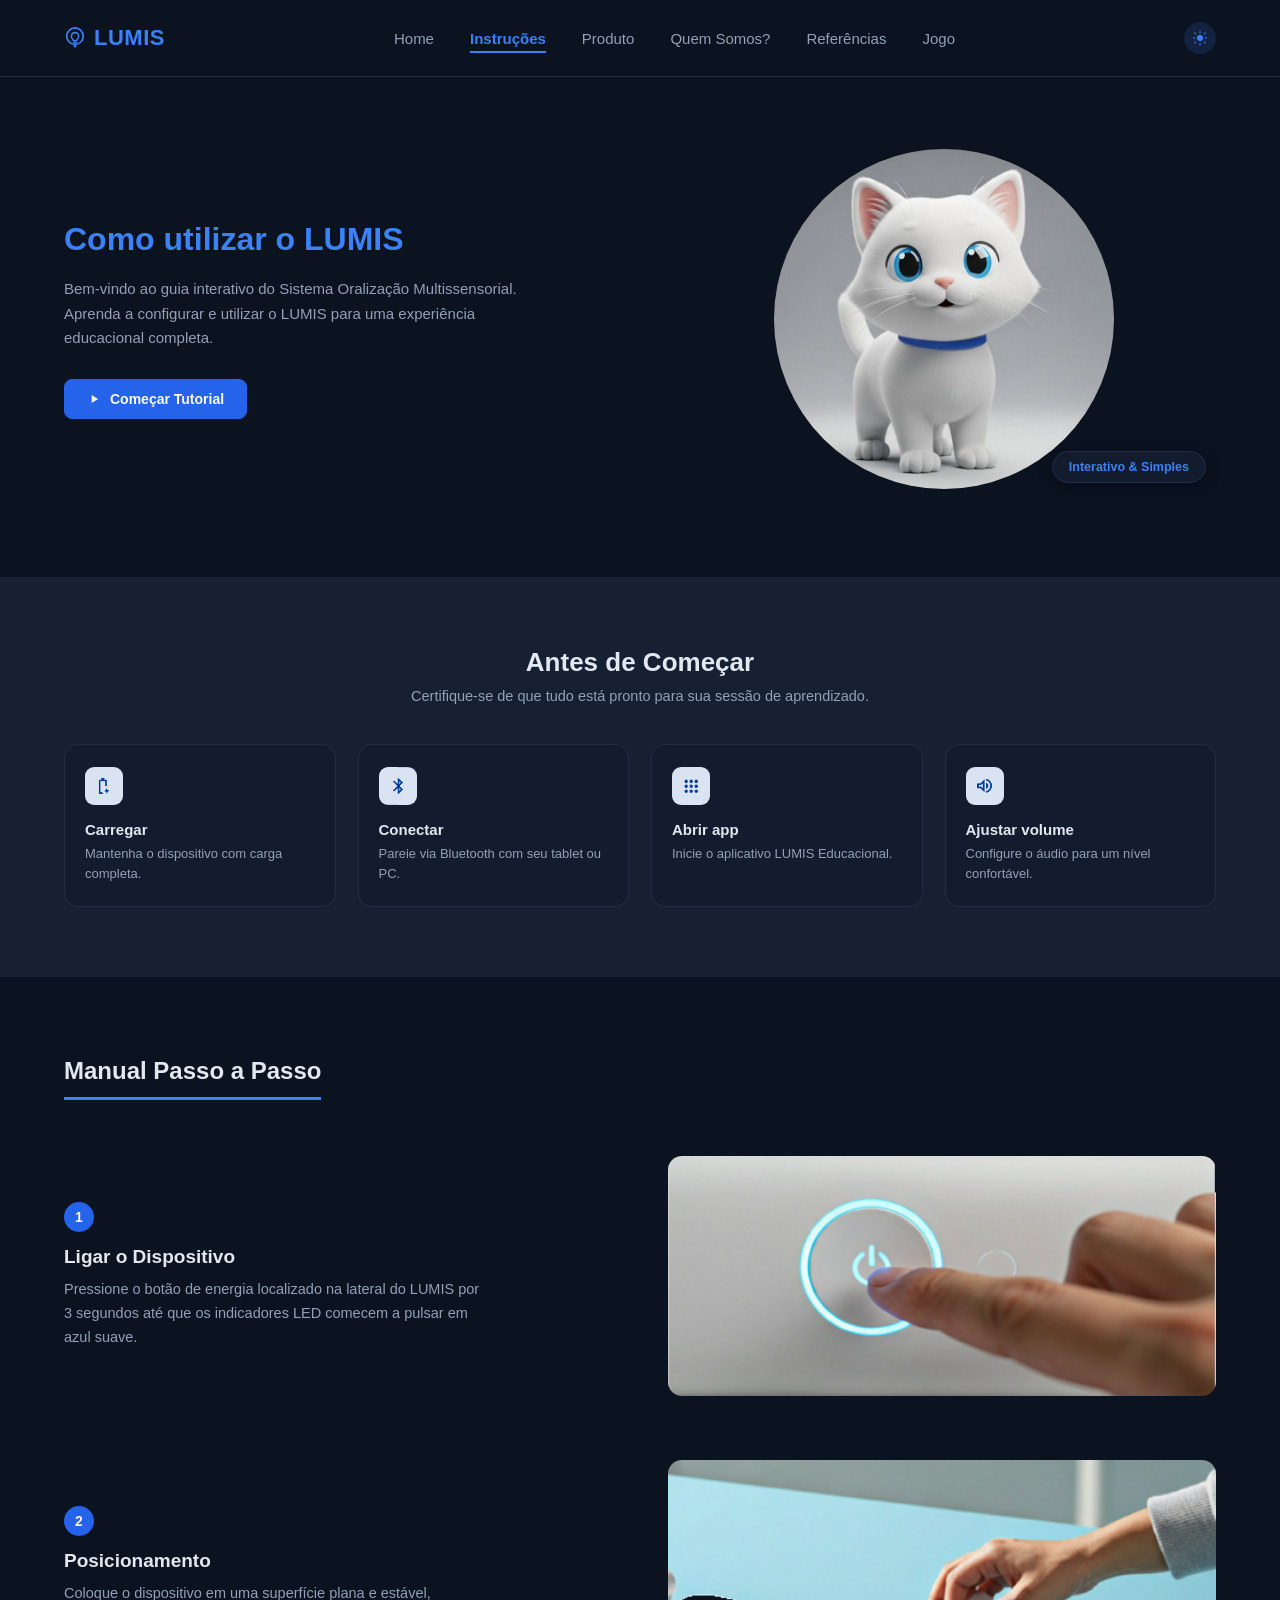
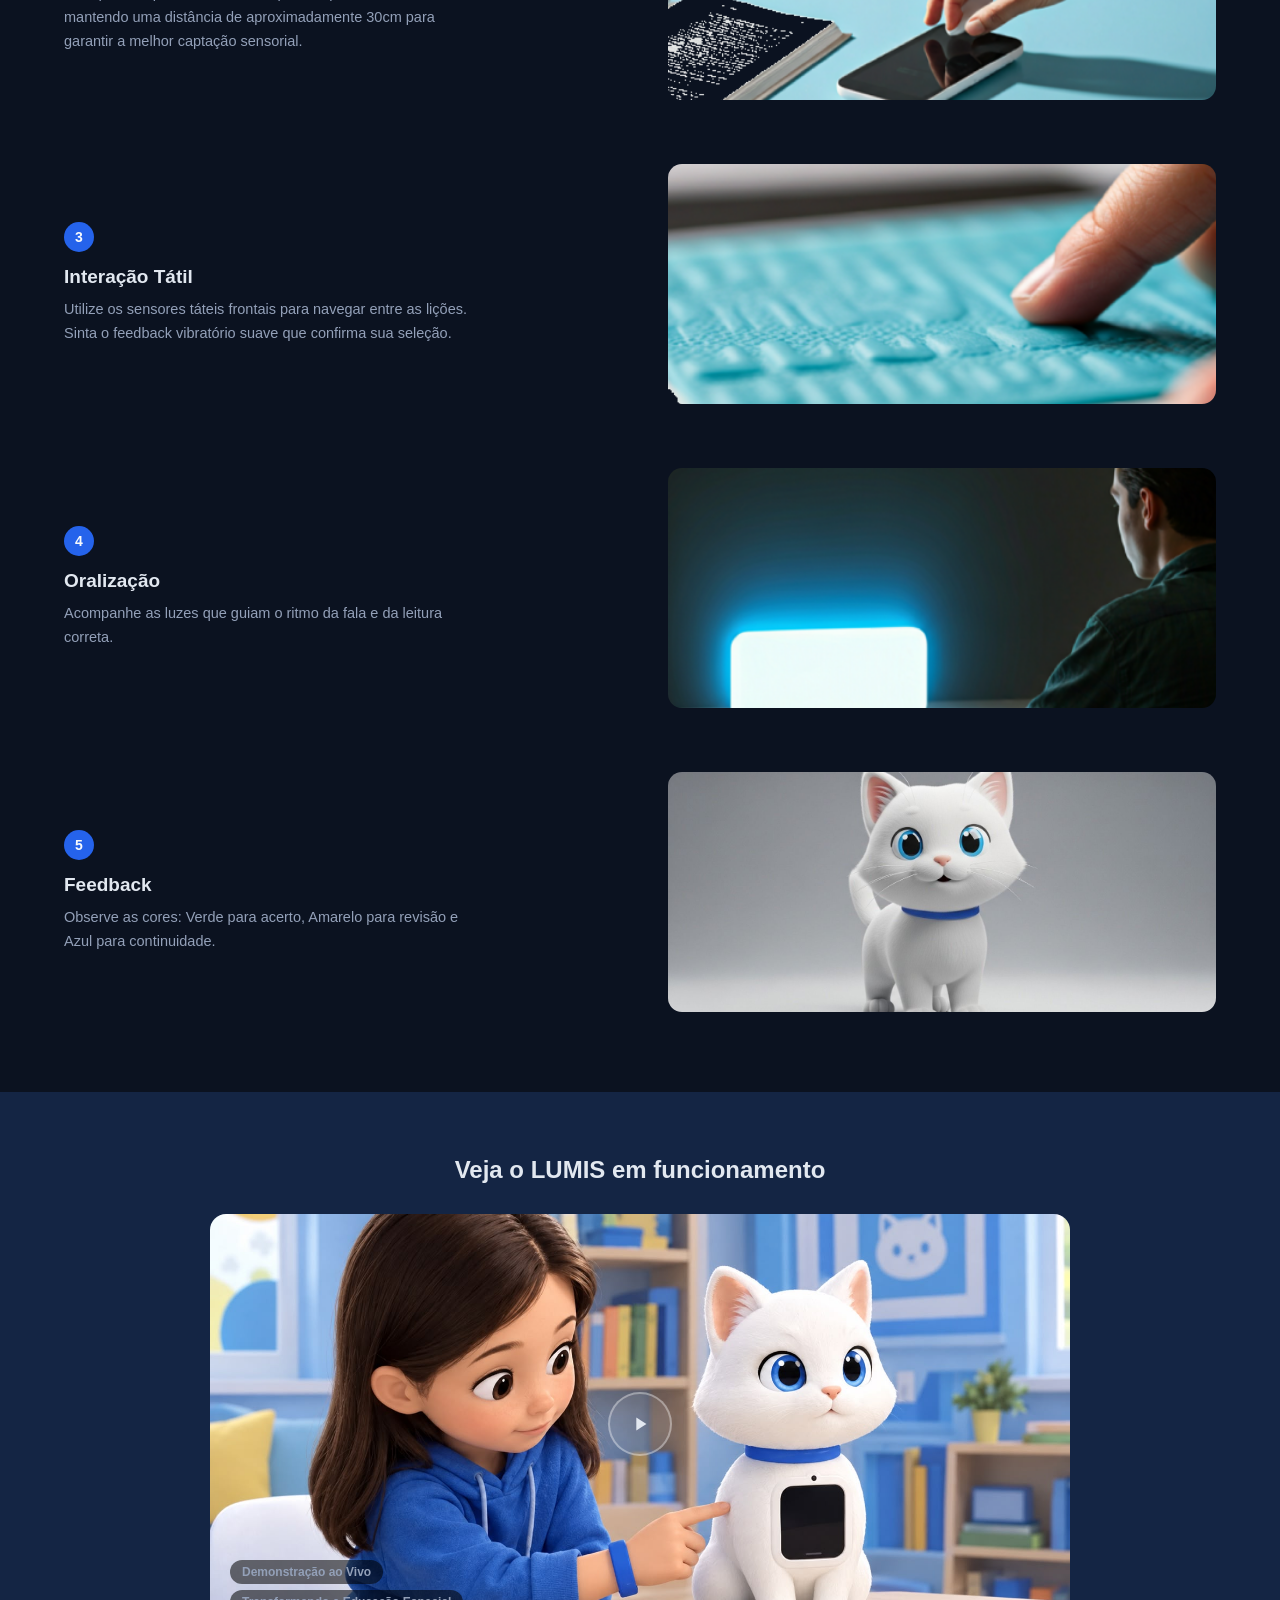
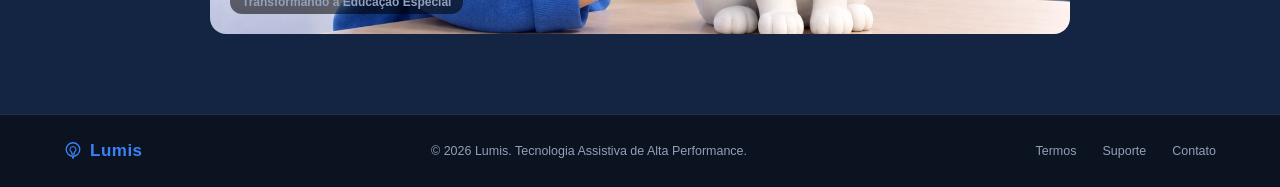
<file: instrucoes-escuro.html>
<!DOCTYPE html>
<html lang="pt-BR">
<head>
<meta charset="UTF-8">
<meta name="viewport" content="width=device-width, initial-scale=1.0">
<title>LUMIS — Instruções</title>
<link rel="stylesheet" href="instrucoes-escuro.css">
<script src="produto-claro.js" defer></script>

</head>
<body>
<div class="page">

  <nav>
    <a href="index-escuro.html" class="logo">
      <svg class="logo-pin" width="22" height="22" viewBox="0 0 24 24" fill="none" xmlns="http://www.w3.org/2000/svg">
        <circle cx="12" cy="10" r="9" stroke="currentColor" stroke-width="1.8"/>
        <path d="M12 6a4 4 0 0 0-2 7.46V15h4v-1.54A4 4 0 0 0 12 6z" stroke="currentColor" stroke-width="1.5" stroke-linejoin="round"/>
        <path d="M10.5 17h3" stroke="currentColor" stroke-width="1.5" stroke-linecap="round"/>
        <circle cx="12" cy="21" r="1.4" fill="currentColor"/>
      </svg>
      LUMIS
    </a>
    <ul class="nav-links">
      <li><a href="index-escuro.html">Home</a></li>
      <li><a href="instrucoes-escuro.html" class="active">Instruções</a></li>
      <li><a href="./produto-m-escuro.html">Produto</a></li>
      <li><a href="./quem-somos-escuro.html">Quem Somos?</a></li>
      <li><a href="./referencias-escuro.html">Referências</a></li>
      <li><a href="./jogo-escuro.html">Jogo</a></li>
    </ul>

    <div class="nav-actions">
      <a class="theme-toggle" href="instrucoes-claro.html" aria-label="Ver versão clara">
        <svg width="16" height="16" viewBox="0 0 24 24" fill="none" xmlns="http://www.w3.org/2000/svg">
          <circle cx="12" cy="12" r="4.5" fill="currentColor"/>
          <path d="M12 2v2.2M12 19.8V22M4.2 4.2l1.55 1.55M18.25 18.25l1.55 1.55M2 12h2.2M19.8 12H22M4.2 19.8l1.55-1.55M18.25 5.75l1.55-1.55" stroke="currentColor" stroke-width="1.6" stroke-linecap="round"/>
        </svg>
      </a>


      <button class="menu-btn" id="menuBtn" aria-label="Abrir menu">
        <span></span>
        <span></span>
        <span></span>
      </button>
    </div>
  </nav>

  <!-- HERO -->
  <section class="hero-instrucoes">
    <div class="hero-copy">
      <h1>Como utilizar o LUMIS</h1>
      <p>Bem-vindo ao guia interativo do Sistema Oralização Multissensorial. Aprenda a configurar e utilizar o LUMIS para uma experiência educacional completa.</p>
      <a href="#manual-passo-a-passo" class="btn btn-primary btn-icon">
        <svg width="14" height="14" viewBox="0 0 24 24" fill="currentColor"><path d="M8 5v14l11-7z"/></svg>
        Começar Tutorial
      </a>
    </div>
    <div class="hero-instrucoes-media">
      <div class="hero-circle img-placeholder"><img src="./images/gato.jpeg" alt=""></div>
      <span class="floating-tag">Interativo &amp; Simples</span>
    </div>
  </section>

  <!-- ANTES DE COMEÇAR -->
  <section class="section-prep">
    <div class="section-head">
      <h2>Antes de Começar</h2>
      <p>Certifique-se de que tudo está pronto para sua sessão de aprendizado.</p>
    </div>
    <div class="prep-grid">
      <div class="prep-card">
        <div class="prep-icon img-placeholder"><img src="./images/icone-bateria.png" alt=""></div>
        <h3>Carregar</h3>
        <p>Mantenha o dispositivo com carga completa.</p>
      </div>
      <div class="prep-card">
        <div class="prep-icon img-placeholder"><img src="./images/icone-bluetooth.png" alt=""></div>
        <h3>Conectar</h3>
        <p>Pareie via Bluetooth com seu tablet ou PC.</p>
      </div>
      <div class="prep-card">
        <div class="prep-icon img-placeholder"><img src="./images/icone-pontos.png" alt=""></div>
        <h3>Abrir app</h3>
        <p>Inicie o aplicativo LUMIS Educacional.</p>
      </div>
      <div class="prep-card">
        <div class="prep-icon img-placeholder"><img src="./images/icone-som.png" alt=""></div>
        <h3>Ajustar volume</h3>
        <p>Configure o áudio para um nível confortável.</p>
      </div>
    </div>
  </section>

  <!-- MANUAL PASSO A PASSO -->
  <section class="section-manual" id="manual-passo-a-passo">
    <h2 class="manual-title">Manual Passo a Passo</h2>

    <div class="manual-step">
      <div class="manual-copy">
        <div class="manual-number">1</div>
        <h3>Ligar o Dispositivo</h3>
        <p>Pressione o botão de energia localizado na lateral do LUMIS por 3 segundos até que os indicadores LED comecem a pulsar em azul suave.</p>
      </div>
      <div class="manual-media img-placeholder"><img src="./images/foto-botao-power.png" alt=""></div>
    </div>

    <div class="manual-step">
      <div class="manual-copy">
        <div class="manual-number">2</div>
        <h3>Posicionamento</h3>
        <p>Coloque o dispositivo em uma superfície plana e estável, mantendo uma distância de aproximadamente 30cm para garantir a melhor captação sensorial.</p>
      </div>
      <div class="manual-media img-placeholder"><img src="./images/foto-celular-mesa.png" alt=""></div>
    </div>

    <div class="manual-step">
      <div class="manual-copy">
        <div class="manual-number">3</div>
        <h3>Interação Tátil</h3>
        <p>Utilize os sensores táteis frontais para navegar entre as lições. Sinta o feedback vibratório suave que confirma sua seleção.</p>
      </div>
      <div class="manual-media img-placeholder"><img src="./images/foto-teclado-braile.png" alt=""></div>
    </div>

    <div class="manual-step">
      <div class="manual-copy">
        <div class="manual-number">4</div>
        <h3>Oralização</h3>
        <p>Acompanhe as luzes que guiam o ritmo da fala e da leitura correta.</p>
      </div>
      <div class="manual-media img-placeholder"><img src="./images/foto-luz-azul.png" alt=""></div>
    </div>

    <div class="manual-step">
      <div class="manual-copy">
        <div class="manual-number">5</div>
        <h3>Feedback</h3>
        <p>Observe as cores: Verde para acerto, Amarelo para revisão e Azul para continuidade.</p>
      </div>
      <div class="manual-media img-placeholder"><img src="./images/gato.jpeg" alt=""></div>
    </div>
  </section>

  <!-- VÍDEO EM FUNCIONAMENTO -->
  <section class="section-video" id="section-video" >
  <h2>Veja o LUMIS em funcionamento</h2>
  <div class="video-frame img-placeholder">
    <video id="lumisVideo" src="./images/video.mp4" poster="./images/demonstracao.jpeg" muted playsinline></video>
    <button class="play-btn" id="playBtn" aria-label="Reproduzir vídeo">
      <svg width="22" height="22" viewBox="0 0 24 24" fill="currentColor"><path d="M8 5v14l11-7z"/></svg>
    </button>
    <div class="video-tags">
      <span>Demonstração ao Vivo</span>
      <span>Transformando a Educação Especial</span>
    </div>
  </div>
</section>

  <footer>
    <div class="footer-left">
      <div class="logo">
        <svg class="logo-pin" width="18" height="18" viewBox="0 0 24 24" fill="none" xmlns="http://www.w3.org/2000/svg">
          <circle cx="12" cy="10" r="9" stroke="currentColor" stroke-width="1.8"/>
          <path d="M12 6a4 4 0 0 0-2 7.46V15h4v-1.54A4 4 0 0 0 12 6z" stroke="currentColor" stroke-width="1.5" stroke-linejoin="round"/>
          <path d="M10.5 17h3" stroke="currentColor" stroke-width="1.5" stroke-linecap="round"/>
          <circle cx="12" cy="21" r="1.4" fill="currentColor"/>
        </svg>
        Lumis
      </div>
    </div>
    <div class="footer-center">© 2026 Lumis. Tecnologia Assistiva de Alta Performance.</div>
    <ul class="footer-links">
      <li><a href="./referencias-escuro.html">Termos</a></li>
      <li><a href="./quem-somos-escuro.html#section-contato">Suporte</a></li>
      <li><a href="./quem-somos-escuro.html">Contato</a></li>
    </ul>
  </footer>

  <!-- MENU MOBILE (DRAWER) -->
  <div class="drawer-overlay" id="drawerOverlay">
    <aside class="drawer">
      <div class="drawer-header">
        <div class="logo">
          <svg class="logo-pin" width="20" height="20" viewBox="0 0 24 24" fill="none" xmlns="http://www.w3.org/2000/svg">
            <circle cx="12" cy="10" r="9" stroke="currentColor" stroke-width="1.8"/>
            <path d="M12 6a4 4 0 0 0-2 7.46V15h4v-1.54A4 4 0 0 0 12 6z" stroke="currentColor" stroke-width="1.5" stroke-linejoin="round"/>
            <path d="M10.5 17h3" stroke="currentColor" stroke-width="1.5" stroke-linecap="round"/>
            <circle cx="12" cy="21" r="1.4" fill="currentColor"/>
          </svg>
          LUMIS
        </div>
        <button class="drawer-close" id="drawerClose" aria-label="Fechar menu">
          <svg width="18" height="18" viewBox="0 0 24 24" fill="none" xmlns="http://www.w3.org/2000/svg">
            <path d="M6 6l12 12M18 6L6 18" stroke="currentColor" stroke-width="2" stroke-linecap="round"/>
          </svg>
        </button>
      </div>

      <nav class="drawer-nav">
        <a href="index-escuro.html" class="drawer-link">
          <span class="drawer-icon"><svg width="18" height="18" viewBox="0 0 24 24" fill="none" xmlns="http://www.w3.org/2000/svg">
            <path d="M3 11l9-7 9 7" stroke="currentColor" stroke-width="1.6" stroke-linecap="round" stroke-linejoin="round"/>
            <path d="M5 10v9a1 1 0 0 0 1 1h4v-6h4v6h4a1 1 0 0 0 1-1v-9" stroke="currentColor" stroke-width="1.6" stroke-linecap="round" stroke-linejoin="round"/>
          </svg></span>
          <span class="drawer-text">Home</span>
        </a>
        <a href="instrucoes-escuro.html" class="drawer-link active">
          <span class="drawer-icon"><svg width="18" height="18" viewBox="0 0 24 24" fill="none" xmlns="http://www.w3.org/2000/svg">
            <path d="M14.5 2H6a2 2 0 0 0-2 2v16a2 2 0 0 0 2 2h12a2 2 0 0 0 2-2V7.5z" stroke="currentColor" stroke-width="1.6" stroke-linecap="round" stroke-linejoin="round"/>
            <path d="M14 2v6h6" stroke="currentColor" stroke-width="1.6" stroke-linecap="round" stroke-linejoin="round"/>
            <path d="M8 13h8M8 17h8" stroke="currentColor" stroke-width="1.6" stroke-linecap="round"/>
          </svg></span>
          <span class="drawer-text">Instruções</span>
        </a>
        <a href="./produto-m-escuro.html" class="drawer-link">
          <span class="drawer-icon"><svg width="18" height="18" viewBox="0 0 24 24" fill="none" xmlns="http://www.w3.org/2000/svg">
            <path d="M21 8l-9-5-9 5 9 5 9-5z" stroke="currentColor" stroke-width="1.6" stroke-linecap="round" stroke-linejoin="round"/>
            <path d="M3 8v8l9 5 9-5V8" stroke="currentColor" stroke-width="1.6" stroke-linecap="round" stroke-linejoin="round"/>
            <path d="M12 13v8" stroke="currentColor" stroke-width="1.6" stroke-linecap="round"/>
          </svg></span>
          <span class="drawer-text">Produto</span>
        </a>
        <a href="./quem-somos-escuro.html" class="drawer-link">
          <span class="drawer-icon"><svg width="18" height="18" viewBox="0 0 24 24" fill="none" xmlns="http://www.w3.org/2000/svg">
            <circle cx="9" cy="8" r="3" stroke="currentColor" stroke-width="1.6"/>
            <path d="M3.5 20a5.5 5.5 0 0 1 11 0" stroke="currentColor" stroke-width="1.6" stroke-linecap="round"/>
            <path d="M16 8.5a2.5 2.5 0 1 0 0-5" stroke="currentColor" stroke-width="1.6" stroke-linecap="round"/>
            <path d="M15 13.2c2.4.4 4.2 1.8 4.5 4.3" stroke="currentColor" stroke-width="1.6" stroke-linecap="round"/>
          </svg></span>
          <span class="drawer-text">Quem somos?</span>
        </a>
        <a href="./referencias-escuro.html" class="drawer-link">
          <span class="drawer-icon"><svg width="18" height="18" viewBox="0 0 24 24" fill="none" xmlns="http://www.w3.org/2000/svg">
            <path d="M12 6c-1.8-1.2-4.2-1.5-6-1v13c1.8-.5 4.2-.2 6 1 1.8-1.2 4.2-1.5 6-1V5c-1.8-.5-4.2-.2-6 1z" stroke="currentColor" stroke-width="1.6" stroke-linejoin="round"/>
            <path d="M12 6v13" stroke="currentColor" stroke-width="1.6"/>
          </svg></span>
          <span class="drawer-text">Referências</span>
        </a>
        <a href="./jogo-escuro.html" class="drawer-link">
          <span class="drawer-icon"><svg width="18" height="18" viewBox="0 0 24 24" fill="none" xmlns="http://www.w3.org/2000/svg">
            <path d="M17.32 5H6.68a4 4 0 0 0-3.978 3.59c-.006.052-.01.101-.017.152C2.604 9.416 2 14.456 2 16a3 3 0 0 0 3 3c1 0 1.5-.5 2-1l1.414-1.414A2 2 0 0 1 9.828 16h4.344a2 2 0 0 1 1.414.586L17 18c.5.5 1 1 2 1a3 3 0 0 0 3-3c0-1.545-.604-6.584-.685-7.258-.007-.05-.011-.1-.017-.151A4 4 0 0 0 17.32 5z" stroke="currentColor" stroke-width="1.6" stroke-linecap="round" stroke-linejoin="round"/>
            <path d="M6 12h4M8 10v4" stroke="currentColor" stroke-width="1.6" stroke-linecap="round"/>
            <circle cx="15" cy="13" r="0.8" fill="currentColor"/>
            <circle cx="18" cy="11" r="0.8" fill="currentColor"/>
          </svg></span>
          <span class="drawer-text">Jogo</span>
        </a>
      </nav>

      <div class="drawer-footer">
        <a href="#" class="drawer-link drawer-entrar">
          <span class="drawer-icon"><svg width="18" height="18" viewBox="0 0 24 24" fill="none" xmlns="http://www.w3.org/2000/svg">
            <path d="M13 4h5a2 2 0 0 1 2 2v12a2 2 0 0 1-2 2h-5" stroke="currentColor" stroke-width="1.6" stroke-linecap="round" stroke-linejoin="round"/>
            <path d="M11 8l4 4-4 4M15 12H3" stroke="currentColor" stroke-width="1.6" stroke-linecap="round" stroke-linejoin="round"/>
          </svg></span>
          <span class="drawer-text">Entrar</span>
        </a>
      </div>
    </aside>
  </div>

</div>

<script>
  const lumisVideo = document.getElementById('lumisVideo');
  const playBtn = document.getElementById('playBtn');

  if (lumisVideo && playBtn) {
    playBtn.addEventListener('click', () => {
      lumisVideo.play();
    });

    lumisVideo.addEventListener('play', () => {
      playBtn.style.display = 'none';
      lumisVideo.setAttribute('controls', '');
    });

    lumisVideo.addEventListener('pause', () => {
      playBtn.style.display = 'flex';
    });

    lumisVideo.addEventListener('ended', () => {
      playBtn.style.display = 'flex';
    });
  }
</script>
</body>
</html>
</body>
</html>
</file>
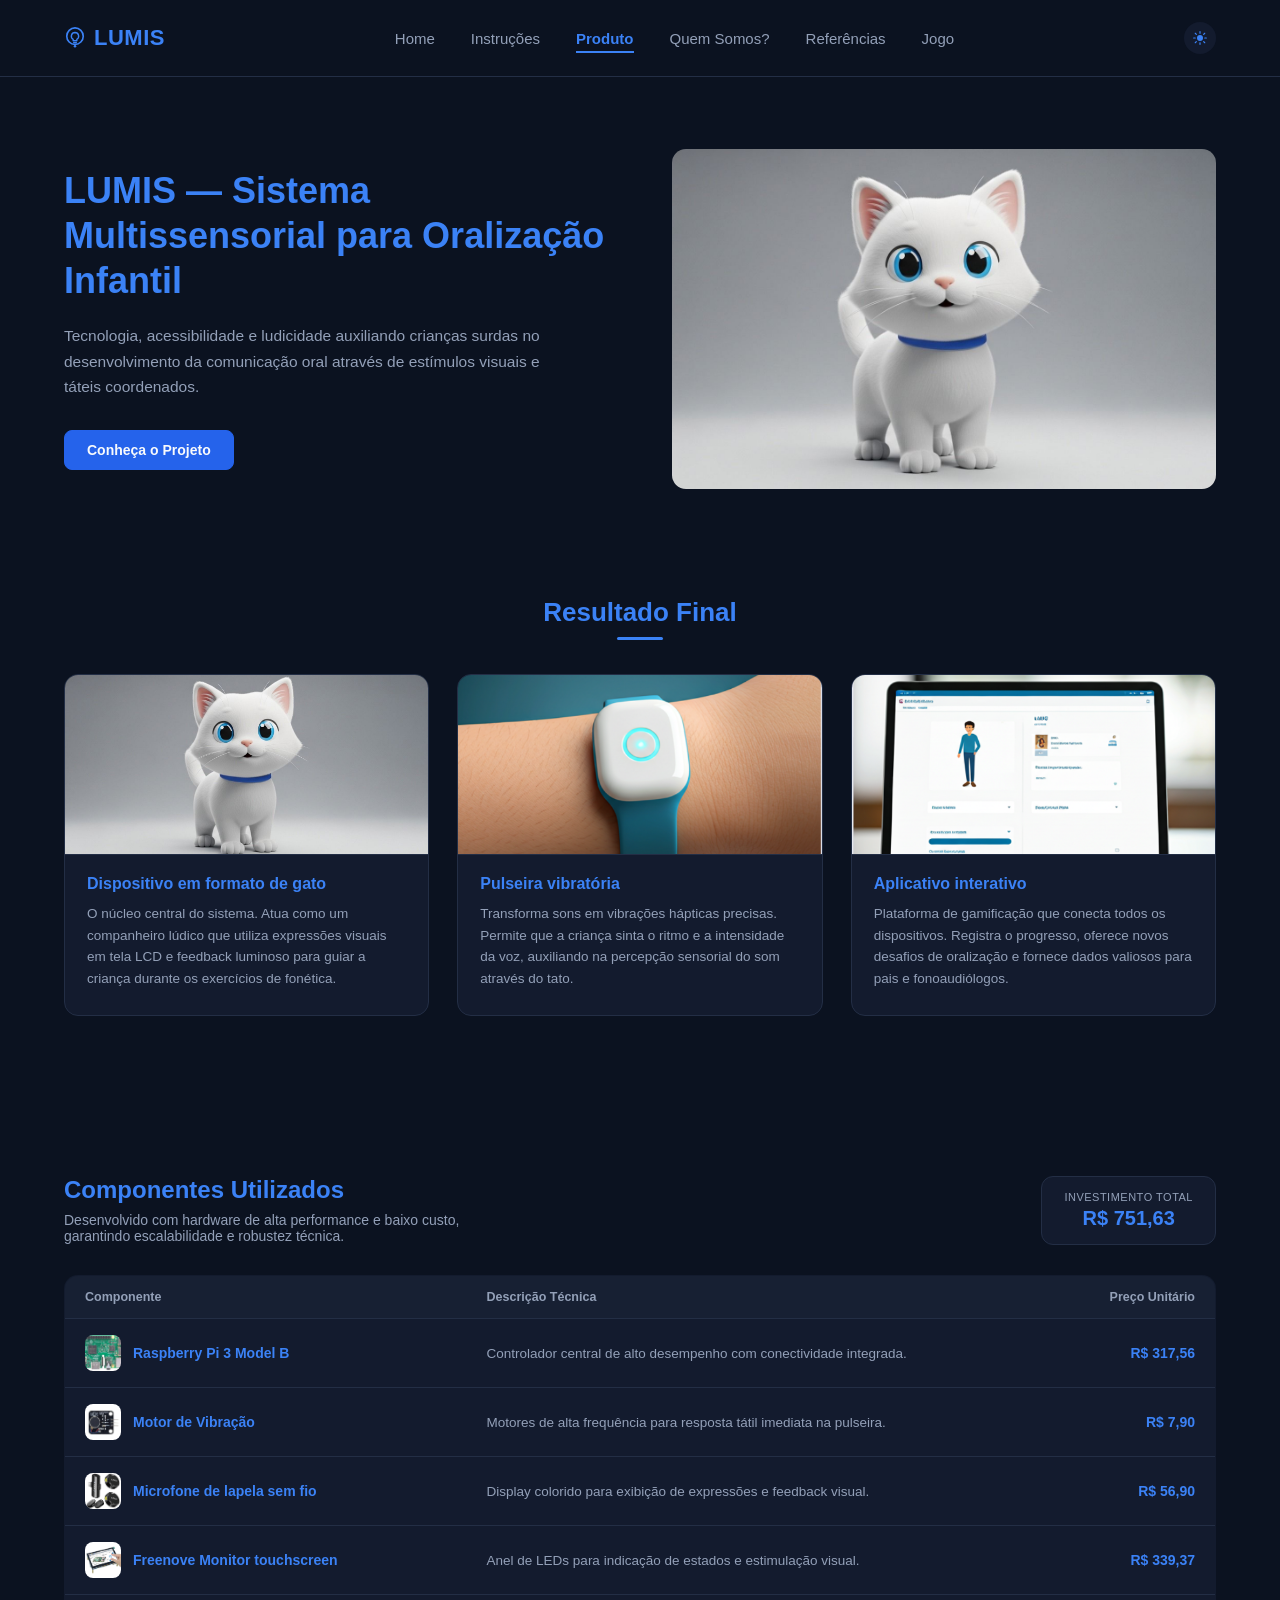
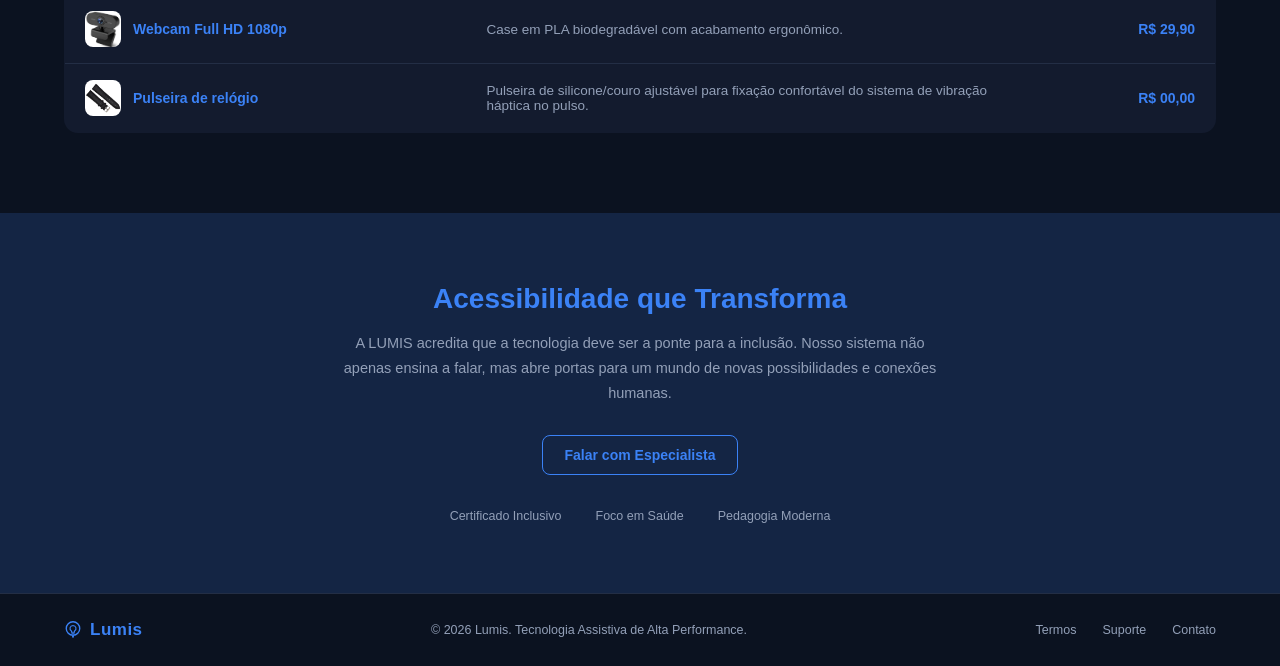
<file: produto-m-escuro.html>
<!DOCTYPE html>
<html lang="pt-BR">
<head>
<meta charset="UTF-8">
<meta name="viewport" content="width=device-width, initial-scale=1.0">
<title>LUMIS — Produto</title>
<link rel="stylesheet" href="produto-m-escuro.css">
<script src="produto-claro.js"></script>
</head>
<body>
<div class="page">

  <nav>
    <a href="index-escuro.html" class="logo">
  <svg class="logo-pin" width="22" height="22" viewBox="0 0 24 24" fill="none" xmlns="http://www.w3.org/2000/svg">
    <circle cx="12" cy="10" r="9" stroke="currentColor" stroke-width="1.8"/>
    <path d="M12 6a4 4 0 0 0-2 7.46V15h4v-1.54A4 4 0 0 0 12 6z" stroke="currentColor" stroke-width="1.5" stroke-linejoin="round"/>
    <path d="M10.5 17h3" stroke="currentColor" stroke-width="1.5" stroke-linecap="round"/>
    <circle cx="12" cy="21" r="1.4" fill="currentColor"/>
  </svg>
  LUMIS
</a>
    <ul class="nav-links">
      <li><a href="./index-escuro.html">Home</a></li>
      <li><a href="./instrucoes-escuro.html">Instruções</a></li>
      <li><a href="./produto-m-escuro.html" class="active">Produto</a></li>
      <li><a href="./quem-somos-escuro.html">Quem Somos?</a></li>
      <li><a href="./referencias-escuro.html">Referências</a></li>
      <li><a href="#">Jogo</a></li>
    </ul>

    <div class="nav-actions">
      <a class="theme-toggle" href="produto-m-claro.html" aria-label="Ver versão clara">
        <svg width="16" height="16" viewBox="0 0 24 24" fill="none" xmlns="http://www.w3.org/2000/svg">
          <circle cx="12" cy="12" r="4.5" fill="currentColor"/>
          <g stroke="currentColor" stroke-width="1.8" stroke-linecap="round">
            <line x1="12" y1="2.5" x2="12" y2="4.8"/>
            <line x1="12" y1="19.2" x2="12" y2="21.5"/>
            <line x1="2.5" y1="12" x2="4.8" y2="12"/>
            <line x1="19.2" y1="12" x2="21.5" y2="12"/>
            <line x1="4.9" y1="4.9" x2="6.5" y2="6.5"/>
            <line x1="17.5" y1="17.5" x2="19.1" y2="19.1"/>
            <line x1="4.9" y1="19.1" x2="6.5" y2="17.5"/>
            <line x1="17.5" y1="6.5" x2="19.1" y2="4.9"/>
          </g>
        </svg>
      </a>


      <!-- Botão hambúrguer — só aparece em telas mobile -->
      <button class="menu-btn" id="menuBtn" aria-label="Abrir menu">
        <span></span>
        <span></span>
        <span></span>
      </button>
    </div>
  </nav>

  <section class="hero">
    <div class="hero-copy">
      <h1>LUMIS — Sistema Multissensorial para Oralização Infantil</h1>
      <p>Tecnologia, acessibilidade e ludicidade auxiliando crianças surdas no desenvolvimento da comunicação oral através de estímulos visuais e táteis coordenados.</p>
      <div class="hero-actions">
        <a href="#section-result" class="btn btn-primary">Conheça o Projeto</a>
      </div>
    </div>
    <div class="hero-image img-placeholder"><img src="./images/gato.jpeg" alt=""></div>
  </section>

  <section class="section-result" id="section-result" >
    <div class="section-title">Resultado Final</div>
    <div class="cards">
      <div class="card">
        <div class="img-placeholder"><img src="./images/gato.jpeg" alt=""></div>
        <div class="card-body">
          <h3>Dispositivo em formato de gato</h3>
          <p>O núcleo central do sistema. Atua como um companheiro lúdico que utiliza expressões visuais em tela LCD e feedback luminoso para guiar a criança durante os exercícios de fonética.</p>
        </div>
      </div>
      <div class="card">
        <div class="img-placeholder"><img src="./images/img2.png" alt=""></div>
        <div class="card-body">
          <h3>Pulseira vibratória</h3>
          <p>Transforma sons em vibrações hápticas precisas. Permite que a criança sinta o ritmo e a intensidade da voz, auxiliando na percepção sensorial do som através do tato.</p>
        </div>
      </div>
      <div class="card">
        <div class="img-placeholder"><img src="./images/img3" alt=""></div>
        <div class="card-body">
          <h3>Aplicativo interativo</h3>
          <p>Plataforma de gamificação que conecta todos os dispositivos. Registra o progresso, oferece novos desafios de oralização e fornece dados valiosos para pais e fonoaudiólogos.</p>
        </div>
      </div>
    </div>
  </section>

  <section class="section-components">
    <div class="components-head">
      <div>
        <h2>Componentes Utilizados</h2>
        <p>Desenvolvido com hardware de alta performance e baixo custo, garantindo escalabilidade e robustez técnica.</p>
      </div>
      <div class="investment-badge">
        <span>INVESTIMENTO TOTAL</span>
        <strong>R$ 751,63</strong>
      </div>
    </div>

    <table>
      <thead>
        <tr>
          <th>Componente</th>
          <th>Descrição Técnica</th>
          <th>Preço Unitário</th>
        </tr>
      </thead>
      <tbody>
        <tr>
          <td><div class="comp-name"><div class="img-placeholder"><img src="./images/raspberry.jpeg" alt=""></div>Raspberry Pi 3 Model B</div></td>
          <td class="comp-desc">Controlador central de alto desempenho com conectividade integrada.</td>
          <td>R$ 317,56</td>
        </tr>
        <tr>
          <td><div class="comp-name"><div class="img-placeholder"><img src="./images/motor.jpeg" alt=""></div>Motor de Vibração</div></td>
          <td class="comp-desc">Motores de alta frequência para resposta tátil imediata na pulseira.</td>
          <td>R$ 7,90</td>
        </tr>
        <tr>
          <td><div class="comp-name"><div class="img-placeholder"><img src="./images/microfone.jpeg" alt=""></div>Microfone de lapela sem fio</div></td>
          <td class="comp-desc">Display colorido para exibição de expressões e feedback visual.</td>
          <td>R$ 56,90</td>
        </tr>
        <tr>
          <td><div class="comp-name"><div class="img-placeholder"><img src="./images/placa.jpeg" alt=""></div>Freenove Monitor touchscreen</div></td>
          <td class="comp-desc">Anel de LEDs para indicação de estados e estimulação visual.</td>
          <td>R$ 339,37</td>
        </tr>
        <tr>
          <td><div class="comp-name"><div class="img-placeholder"><img src="./images/camera.jpeg" alt=""></div>Webcam Full HD 1080p</div></td>
          <td class="comp-desc">Case em PLA biodegradável com acabamento ergonômico.</td>
          <td>R$ 29,90</td>
        </tr>
        <tr>
          <td><div class="comp-name"><div class="img-placeholder"><img src="./images/pulseira.jpg" alt=""></div>Pulseira de relógio</div></td>
          <td class="comp-desc">Pulseira de silicone/couro ajustável para fixação confortável do sistema de vibração háptica no pulso.</td>
          <td>R$ 00,00</td>
        </tr>
      </tbody>
    </table>
  </section>

  <section class="cta">
    <h2>Acessibilidade que Transforma</h2>
    <p>A LUMIS acredita que a tecnologia deve ser a ponte para a inclusão. Nosso sistema não apenas ensina a falar, mas abre portas para um mundo de novas possibilidades e conexões humanas.</p>
    <div class="cta-actions">
      <a href="./quem-somos-escuro.html#section-contato" class="btn btn-outline">Falar com Especialista</a>
    </div>
    <div class="cta-tags">
      <span>Certificado Inclusivo</span>
      <span>Foco em Saúde</span>
      <span>Pedagogia Moderna</span>
    </div>
  </section>

  <footer>
    <div class="footer-left">
      <div class="logo">
        <svg class="logo-pin" width="18" height="18" viewBox="0 0 24 24" fill="none" xmlns="http://www.w3.org/2000/svg">
          <circle cx="12" cy="10" r="9" stroke="currentColor" stroke-width="1.8"/>
          <path d="M12 6a4 4 0 0 0-2 7.46V15h4v-1.54A4 4 0 0 0 12 6z" stroke="currentColor" stroke-width="1.5" stroke-linejoin="round"/>
          <path d="M10.5 17h3" stroke="currentColor" stroke-width="1.5" stroke-linecap="round"/>
          <circle cx="12" cy="21" r="1.4" fill="currentColor"/>
        </svg>
        Lumis
      </div>
    </div>
    <div class="footer-center">© 2026 Lumis. Tecnologia Assistiva de Alta Performance.</div>
    <ul class="footer-links">
      <li><a href="./referencias-escuro.html">Termos</a></li>
      <li><a href="./quem-somos-escuro.html#section-contato">Suporte</a></li>
      <li><a href="./quem-somos-escuro.html">Contato</a></li>
    </ul>
  </footer>

  <!-- ===== MENU MOBILE (DRAWER) — só é usado/visível em telas estreitas ===== -->
  <div class="drawer-overlay" id="drawerOverlay">
    <aside class="drawer">
      <div class="drawer-header">
        <div class="logo">
          <svg class="logo-pin" width="20" height="20" viewBox="0 0 24 24" fill="none" xmlns="http://www.w3.org/2000/svg">
            <circle cx="12" cy="10" r="9" stroke="currentColor" stroke-width="1.8"/>
            <path d="M12 6a4 4 0 0 0-2 7.46V15h4v-1.54A4 4 0 0 0 12 6z" stroke="currentColor" stroke-width="1.5" stroke-linejoin="round"/>
            <path d="M10.5 17h3" stroke="currentColor" stroke-width="1.5" stroke-linecap="round"/>
            <circle cx="12" cy="21" r="1.4" fill="currentColor"/>
          </svg>
          LUMIS
        </div>
        <button class="drawer-close" id="drawerClose" aria-label="Fechar menu">
          <svg width="18" height="18" viewBox="0 0 24 24" fill="none" xmlns="http://www.w3.org/2000/svg">
            <path d="M6 6l12 12M18 6L6 18" stroke="currentColor" stroke-width="2" stroke-linecap="round"/>
          </svg>
        </button>
      </div>

      <nav class="drawer-nav">
        <a href="./index-escuro.html" class="drawer-link">
          <span class="drawer-icon"><svg width="18" height="18" viewBox="0 0 24 24" fill="none" xmlns="http://www.w3.org/2000/svg">
            <path d="M3 11l9-7 9 7" stroke="currentColor" stroke-width="1.6" stroke-linecap="round" stroke-linejoin="round"/>
            <path d="M5 10v9a1 1 0 0 0 1 1h4v-6h4v6h4a1 1 0 0 0 1-1v-9" stroke="currentColor" stroke-width="1.6" stroke-linecap="round" stroke-linejoin="round"/>
          </svg></span>
          <span class="drawer-text">Home</span>
        </a>
        <a href="./instrucoes-escuro.html" class="drawer-link">
          <span class="drawer-icon"><svg width="18" height="18" viewBox="0 0 24 24" fill="none" xmlns="http://www.w3.org/2000/svg">
            <path d="M14.5 2H6a2 2 0 0 0-2 2v16a2 2 0 0 0 2 2h12a2 2 0 0 0 2-2V7.5z" stroke="currentColor" stroke-width="1.6" stroke-linecap="round" stroke-linejoin="round"/>
            <path d="M14 2v6h6" stroke="currentColor" stroke-width="1.6" stroke-linecap="round" stroke-linejoin="round"/>
            <path d="M8 13h8M8 17h8" stroke="currentColor" stroke-width="1.6" stroke-linecap="round"/>
          </svg></span>
          <span class="drawer-text">Instruções</span>
        </a>
        <a href="./produto-m-escuro.html" class="drawer-link active">
          <span class="drawer-icon"><svg width="18" height="18" viewBox="0 0 24 24" fill="none" xmlns="http://www.w3.org/2000/svg">
            <path d="M21 8l-9-5-9 5 9 5 9-5z" stroke="currentColor" stroke-width="1.6" stroke-linecap="round" stroke-linejoin="round"/>
            <path d="M3 8v8l9 5 9-5V8" stroke="currentColor" stroke-width="1.6" stroke-linecap="round" stroke-linejoin="round"/>
            <path d="M12 13v8" stroke="currentColor" stroke-width="1.6" stroke-linecap="round"/>
          </svg></span>
          <span class="drawer-text">Produto</span>
        </a>
        <a href="./quem-somos-escuro.html" class="drawer-link">
          <span class="drawer-icon"><svg width="18" height="18" viewBox="0 0 24 24" fill="none" xmlns="http://www.w3.org/2000/svg">
            <circle cx="9" cy="8" r="3" stroke="currentColor" stroke-width="1.6"/>
            <path d="M3.5 20a5.5 5.5 0 0 1 11 0" stroke="currentColor" stroke-width="1.6" stroke-linecap="round"/>
            <path d="M16 8.5a2.5 2.5 0 1 0 0-5" stroke="currentColor" stroke-width="1.6" stroke-linecap="round"/>
            <path d="M15 13.2c2.4.4 4.2 1.8 4.5 4.3" stroke="currentColor" stroke-width="1.6" stroke-linecap="round"/>
          </svg></span>
          <span class="drawer-text">Quem somos?</span>
        </a>
        <a href="./referencias-escuro.html" class="drawer-link">
          <span class="drawer-icon"><svg width="18" height="18" viewBox="0 0 24 24" fill="none" xmlns="http://www.w3.org/2000/svg">
            <path d="M12 6c-1.8-1.2-4.2-1.5-6-1v13c1.8-.5 4.2-.2 6 1 1.8-1.2 4.2-1.5 6-1V5c-1.8-.5-4.2-.2-6 1z" stroke="currentColor" stroke-width="1.6" stroke-linejoin="round"/>
            <path d="M12 6v13" stroke="currentColor" stroke-width="1.6"/>
          </svg></span>
          <span class="drawer-text">Referências</span>
        </a>
        <a href="./jogo-escuro.html" class="drawer-link">
          <span class="drawer-icon"><svg width="18" height="18" viewBox="0 0 24 24" fill="none" xmlns="http://www.w3.org/2000/svg">
            <path d="M17.32 5H6.68a4 4 0 0 0-3.978 3.59c-.006.052-.01.101-.017.152C2.604 9.416 2 14.456 2 16a3 3 0 0 0 3 3c1 0 1.5-.5 2-1l1.414-1.414A2 2 0 0 1 9.828 16h4.344a2 2 0 0 1 1.414.586L17 18c.5.5 1 1 2 1a3 3 0 0 0 3-3c0-1.545-.604-6.584-.685-7.258-.007-.05-.011-.1-.017-.151A4 4 0 0 0 17.32 5z" stroke="currentColor" stroke-width="1.6" stroke-linecap="round" stroke-linejoin="round"/>
            <path d="M6 12h4M8 10v4" stroke="currentColor" stroke-width="1.6" stroke-linecap="round"/>
            <circle cx="15" cy="13" r="0.8" fill="currentColor"/>
            <circle cx="18" cy="11" r="0.8" fill="currentColor"/>
          </svg></span>
          <span class="drawer-text">Jogo</span>
        </a>
      </nav>

      <div class="drawer-footer">
        <a href="#" class="drawer-link drawer-entrar">
          <span class="drawer-icon"><svg width="18" height="18" viewBox="0 0 24 24" fill="none" xmlns="http://www.w3.org/2000/svg">
            <path d="M13 4h5a2 2 0 0 1 2 2v12a2 2 0 0 1-2 2h-5" stroke="currentColor" stroke-width="1.6" stroke-linecap="round" stroke-linejoin="round"/>
            <path d="M11 8l4 4-4 4M15 12H3" stroke="currentColor" stroke-width="1.6" stroke-linecap="round" stroke-linejoin="round"/>
          </svg></span>
          <span class="drawer-text">Entrar</span>
        </a>
      </div>
    </aside>
  </div>

</div>

</body>
</html>
</file>
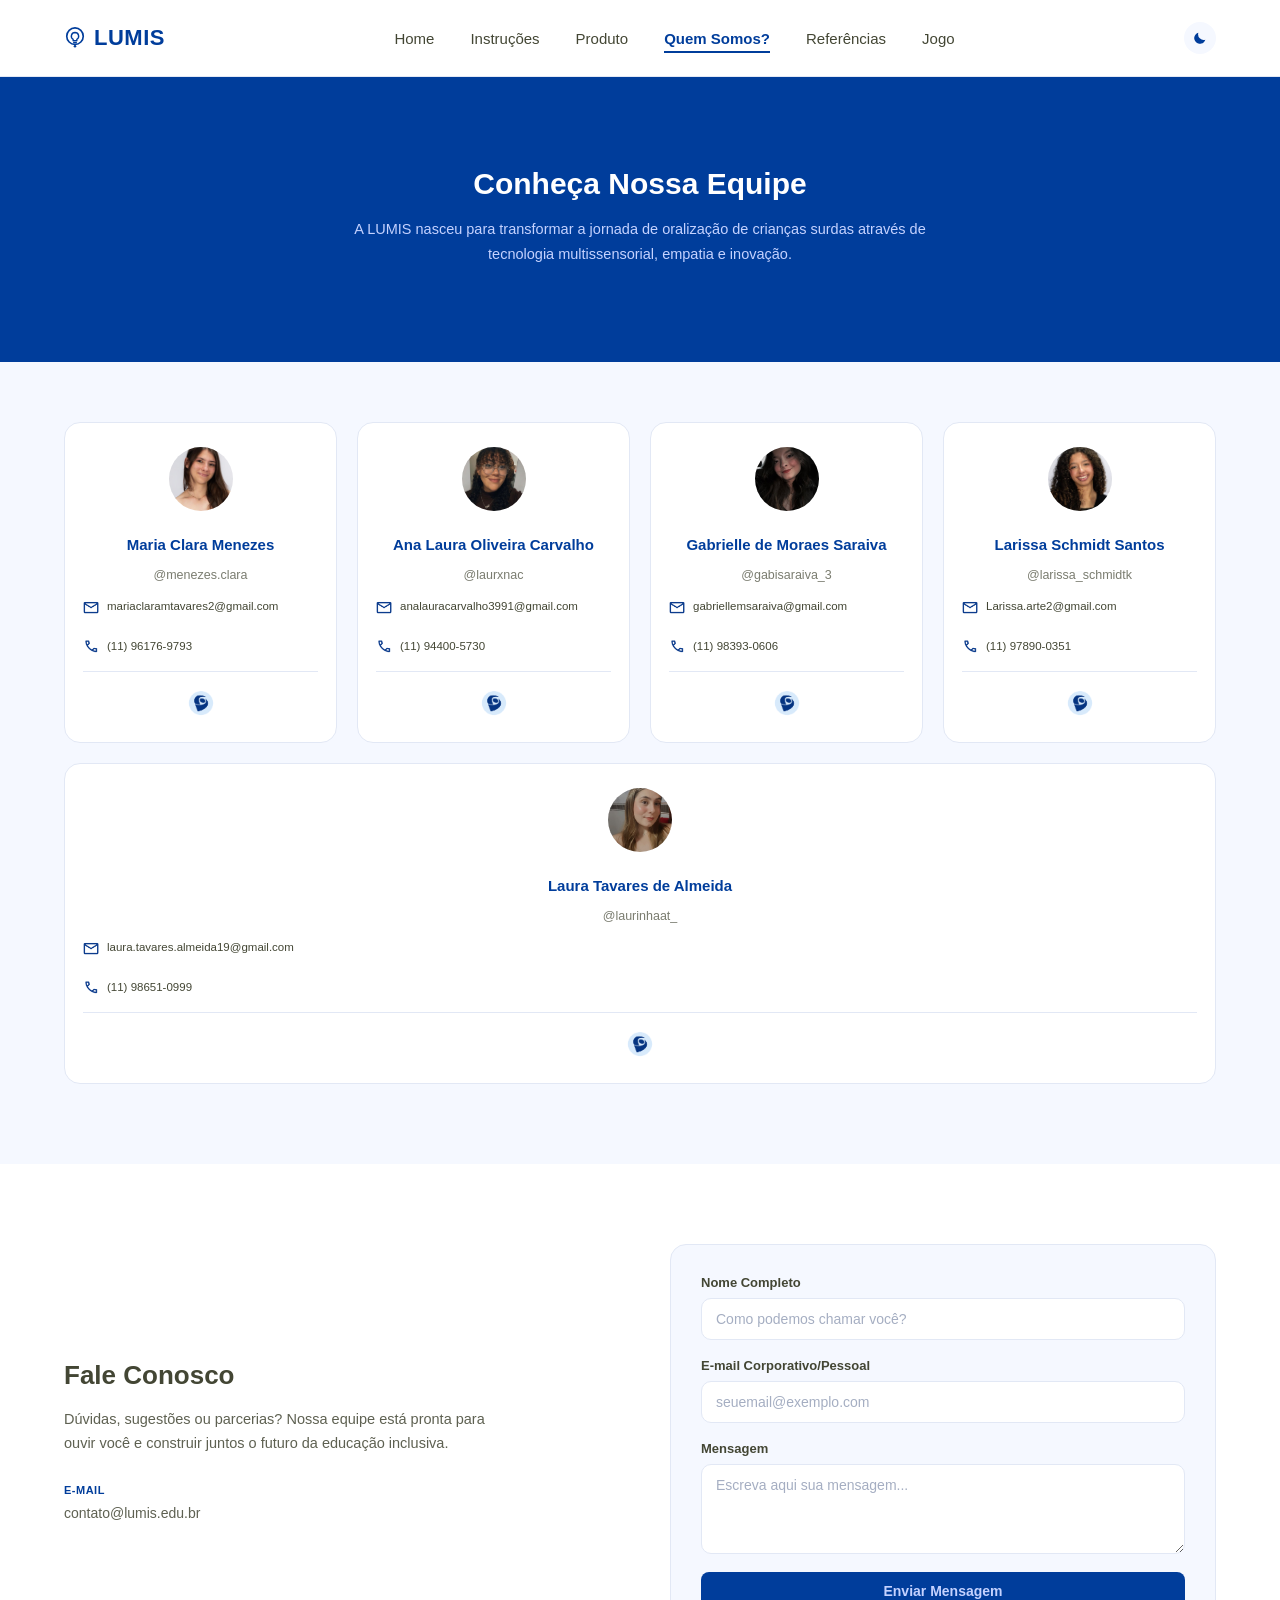
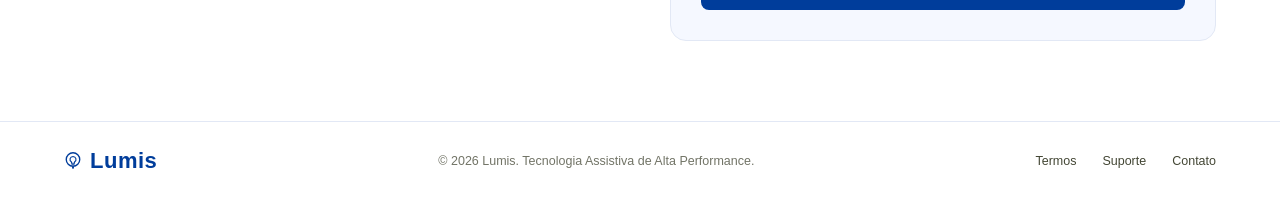
<file: quem-somos-claro.html>
<!DOCTYPE html>
<html lang="pt-BR">
<head>
<meta charset="UTF-8">
<meta name="viewport" content="width=device-width, initial-scale=1.0">
<title>LUMIS — Quem Somos</title>
<link rel="stylesheet" href="quem-somos-claro.css">
<script src="produto-claro.js"></script>

</head>
<body>
<div class="page">

  <nav>
    <div class="logo">
      <svg class="logo-pin" width="22" height="22" viewBox="0 0 24 24" fill="none" xmlns="http://www.w3.org/2000/svg">
        <circle cx="12" cy="10" r="9" stroke="currentColor" stroke-width="1.8"/>
        <path d="M12 6a4 4 0 0 0-2 7.46V15h4v-1.54A4 4 0 0 0 12 6z" stroke="currentColor" stroke-width="1.5" stroke-linejoin="round"/>
        <path d="M10.5 17h3" stroke="currentColor" stroke-width="1.5" stroke-linecap="round"/>
        <circle cx="12" cy="21" r="1.4" fill="currentColor"/>
      </svg>
      LUMIS
    </div>
    <ul class="nav-links">
      <li><a href="index.html">Home</a></li>
      <li><a href="./instrucoes-claro.html">Instruções</a></li>
      <li><a href="./produto-m-claro.html">Produto</a></li>
      <li><a href="./quem-somos-claro.html" class="active">Quem Somos?</a></li>
      <li><a href="./referencias-claro.html">Referências</a></li>
      <li><a href="./jogo-claro.html">Jogo</a></li>
    </ul>

    <div class="nav-actions">
      <a class="theme-toggle" href="quem-somos-escuro.html" aria-label="Ver versão escura">
        <svg width="16" height="16" viewBox="0 0 24 24" fill="none" xmlns="http://www.w3.org/2000/svg">
          <path d="M20 14.5A8.5 8.5 0 0 1 9.5 4a8.5 8.5 0 1 0 10.5 10.5Z" fill="currentColor"/>
        </svg>
      </a>


      <button class="menu-btn" id="menuBtn" aria-label="Abrir menu">
        <span></span>
        <span></span>
        <span></span>
      </button>
    </div>
  </nav>

  <!-- HERO -->
  <section class="hero-equipe">
    <h1>Conheça Nossa Equipe</h1>
    <p>A LUMIS nasceu para transformar a jornada de oralização de crianças surdas através de tecnologia multissensorial, empatia e inovação.</p>
    
  </section>

  <!-- TIME -->
  <section class="section-time">
    <div class="team-grid">
      <div class="team-card">
        <div class="avatar img-placeholder"><img src="./images/maria.jpeg" alt=""></div>
        <h3>Maria Clara Menezes</h3>
        <span class="handle">@menezes.clara</span>
        <div class="contact-row">
          <span class="icon-placeholder img-placeholder"><img src="./images/email" alt=""></span>
          <span>mariaclaramtavares2@gmail.com</span>
        </div>
        <div class="contact-row">
          <span class="icon-placeholder img-placeholder"><img src="./images/telefone" alt=""></span>
          <span>(11) 96176-9793</span>
        </div>
        <div class="team-actions">
          <a href="http://lattes.cnpq.br/1284208849407166" target="_blank" rel="noopener" class="action-btn img-placeholder" aria-label="Currículo Lattes de Ana Laura"><img src="./images/share" alt=""></a></div>
      </div>

      <div class="team-card">
        <div class="avatar img-placeholder"><img src="./images/ana.jpeg" alt=""></div>
        <h3>Ana Laura Oliveira Carvalho</h3>
        <span class="handle">@laurxnac</span>
        <div class="contact-row">
          <span class="icon-placeholder img-placeholder"><img src="./images/email" alt=""></span>
          <span>analauracarvalho3991@gmail.com</span>
        </div>
        <div class="contact-row">
          <span class="icon-placeholder img-placeholder"><img src="./images/telefone" alt=""></span>
          <span>(11) 94400-5730</span>
        </div>
        <div class="team-actions">
          <a href="https://lattes.cnpq.br/7326774420118839" target="_blank" rel="noopener" class="action-btn img-placeholder" aria-label="Currículo Lattes de Ana Laura"><img src="./images/share" alt=""></a> </div>
      </div>

      <div class="team-card">
        <div class="avatar img-placeholder"><img src="./images/gabi.jpeg" alt=""></div>
        <h3>Gabrielle de Moraes Saraiva</h3>
        <span class="handle">@gabisaraiva_3</span>
        <div class="contact-row">
          <span class="icon-placeholder img-placeholder"><img src="./images/email" alt=""></span>
          <span>gabriellemsaraiva@gmail.com </span>
        </div>
        <div class="contact-row">
          <span class="icon-placeholder img-placeholder"><img src="./images/telefone" alt=""></span>
          <span>(11) 98393-0606</span> 
        </div>
        <div class="team-actions">
          <a href="https://lattes.cnpq.br/9087319918885787" target="_blank" rel="noopener" class="action-btn img-placeholder" aria-label="Currículo Lattes de Ana Laura"><img src="./images/share" alt=""></a> </div>
      </div>

      <div class="team-card">
        <div class="avatar img-placeholder"><img src="./images/lari.jpeg" alt=""></div>
        <h3>Larissa Schmidt Santos</h3>
        <span class="handle">@larissa_schmidtk</span>
        <div class="contact-row">
          <span class="icon-placeholder img-placeholder"><img src="./images/email" alt=""></span>
          <span>Larissa.arte2@gmail.com</span>
        </div>
        <div class="contact-row">
          <span class="icon-placeholder img-placeholder"><img src="./images/telefone" alt=""></span>
          <span>(11) 97890-0351</span>
        </div>
        <div class="team-actions">
          <a href="https://lattes.cnpq.br/9669317442993167" target="_blank" rel="noopener" class="action-btn img-placeholder" aria-label="Currículo Lattes de Ana Laura"><img src="./images/share" alt=""></a>        </div>
      </div>

      <div class="team-card">
        <div class="avatar img-placeholder"><img src="./images/laulau.jpeg" alt=""></div>
        <h3>Laura Tavares de Almeida</h3>
        <span class="handle">@laurinhaat_</span>
        <div class="contact-row">
          <span class="icon-placeholder img-placeholder"><img src="./images/email" alt=""></span>
          <span>laura.tavares.almeida19@gmail.com</span>
        </div>
        <div class="contact-row">
          <span class="icon-placeholder img-placeholder"><img src="./images/telefone" alt=""></span>
          <span>(11) 98651-0999</span>
        </div>
        <div class="team-actions">
            <a href=" https://lattes.cnpq.br/4797428892482457" target="_blank" rel="noopener" class="action-btn img-placeholder" aria-label="Currículo Lattes de Ana Laura"><img src="./images/share" alt=""></a></div>
      </div>
    </div>
  </section>

  <!-- FALE CONOSCO -->
  <section class="section-contato" id="fale-conosco">
    <div class="contato-copy">
      <h2>Fale Conosco</h2>
      <p>Dúvidas, sugestões ou parcerias? Nossa equipe está pronta para ouvir você e construir juntos o futuro da educação inclusiva.</p>
      <div class="contato-info">
        <div>
          <span class="label">E-MAIL</span>
          <p>contato@lumis.edu.br</p>
        </div>
      </div>
    </div>

    <form class="contato-form">
      <label>
        Nome Completo
        <input type="text" placeholder="Como podemos chamar você?">
      </label>
      <label>
        E-mail Corporativo/Pessoal
        <input type="email" placeholder="seuemail@exemplo.com">
      </label>
      <label>
        Mensagem
        <textarea rows="4" placeholder="Escreva aqui sua mensagem..."></textarea>
      </label>
      <button type="submit" class="btn btn-primary btn-full">Enviar Mensagem</button>
    </form>
  </section>

  <footer>
    <div class="footer-left">
      <div class="logo">
        <svg class="logo-pin" width="18" height="18" viewBox="0 0 24 24" fill="none" xmlns="http://www.w3.org/2000/svg">
          <circle cx="12" cy="10" r="9" stroke="currentColor" stroke-width="1.8"/>
          <path d="M12 6a4 4 0 0 0-2 7.46V15h4v-1.54A4 4 0 0 0 12 6z" stroke="currentColor" stroke-width="1.5" stroke-linejoin="round"/>
          <path d="M10.5 17h3" stroke="currentColor" stroke-width="1.5" stroke-linecap="round"/>
          <circle cx="12" cy="21" r="1.4" fill="currentColor"/>
        </svg>
        Lumis
      </div>
    </div>
    <div class="footer-center">© 2026 Lumis. Tecnologia Assistiva de Alta Performance.</div>
    <ul class="footer-links">
      <li><a href="./referencias-claro.html">Termos</a></li>
      <li><a href="./quem-somos-claro.html#fale-conosco">Suporte</a></li>
      <li><a href="./quem-somos-claro.html">Contato</a></li>
    </ul>
  </footer>

  <!-- MENU MOBILE (DRAWER) -->
  <div class="drawer-overlay" id="drawerOverlay">
    <aside class="drawer">
      <div class="drawer-header">
        <div class="logo">
          <svg class="logo-pin" width="20" height="20" viewBox="0 0 24 24" fill="none" xmlns="http://www.w3.org/2000/svg">
            <circle cx="12" cy="10" r="9" stroke="currentColor" stroke-width="1.8"/>
            <path d="M12 6a4 4 0 0 0-2 7.46V15h4v-1.54A4 4 0 0 0 12 6z" stroke="currentColor" stroke-width="1.5" stroke-linejoin="round"/>
            <path d="M10.5 17h3" stroke="currentColor" stroke-width="1.5" stroke-linecap="round"/>
            <circle cx="12" cy="21" r="1.4" fill="currentColor"/>
          </svg>
          LUMIS
        </div>
        <button class="drawer-close" id="drawerClose" aria-label="Fechar menu">
          <svg width="18" height="18" viewBox="0 0 24 24" fill="none" xmlns="http://www.w3.org/2000/svg">
            <path d="M6 6l12 12M18 6L6 18" stroke="currentColor" stroke-width="2" stroke-linecap="round"/>
          </svg>
        </button>
      </div>

      <nav class="drawer-nav">
        <a href="index.html" class="drawer-link">
          <span class="drawer-icon"><svg width="18" height="18" viewBox="0 0 24 24" fill="none" xmlns="http://www.w3.org/2000/svg">
            <path d="M3 11l9-7 9 7" stroke="currentColor" stroke-width="1.6" stroke-linecap="round" stroke-linejoin="round"/>
            <path d="M5 10v9a1 1 0 0 0 1 1h4v-6h4v6h4a1 1 0 0 0 1-1v-9" stroke="currentColor" stroke-width="1.6" stroke-linecap="round" stroke-linejoin="round"/>
          </svg></span>
          <span class="drawer-text">Home</span>
        </a>
        <a href="./instrucoes-claro.html" class="drawer-link">
          <span class="drawer-icon"><svg width="18" height="18" viewBox="0 0 24 24" fill="none" xmlns="http://www.w3.org/2000/svg">
            <path d="M14.5 2H6a2 2 0 0 0-2 2v16a2 2 0 0 0 2 2h12a2 2 0 0 0 2-2V7.5z" stroke="currentColor" stroke-width="1.6" stroke-linecap="round" stroke-linejoin="round"/>
            <path d="M14 2v6h6" stroke="currentColor" stroke-width="1.6" stroke-linecap="round" stroke-linejoin="round"/>
            <path d="M8 13h8M8 17h8" stroke="currentColor" stroke-width="1.6" stroke-linecap="round"/>
          </svg></span>
          <span class="drawer-text">Instruções</span>
        </a>
        <a href="./produto-m-claro.html" class="drawer-link">
          <span class="drawer-icon"><svg width="18" height="18" viewBox="0 0 24 24" fill="none" xmlns="http://www.w3.org/2000/svg">
            <path d="M21 8l-9-5-9 5 9 5 9-5z" stroke="currentColor" stroke-width="1.6" stroke-linecap="round" stroke-linejoin="round"/>
            <path d="M3 8v8l9 5 9-5V8" stroke="currentColor" stroke-width="1.6" stroke-linecap="round" stroke-linejoin="round"/>
            <path d="M12 13v8" stroke="currentColor" stroke-width="1.6" stroke-linecap="round"/>
          </svg></span>
          <span class="drawer-text">Produto</span>
        </a>
        <a href="./quem-somos-claro.html" class="drawer-link active">
          <span class="drawer-icon"><svg width="18" height="18" viewBox="0 0 24 24" fill="none" xmlns="http://www.w3.org/2000/svg">
            <circle cx="9" cy="8" r="3" stroke="currentColor" stroke-width="1.6"/>
            <path d="M3.5 20a5.5 5.5 0 0 1 11 0" stroke="currentColor" stroke-width="1.6" stroke-linecap="round"/>
            <path d="M16 8.5a2.5 2.5 0 1 0 0-5" stroke="currentColor" stroke-width="1.6" stroke-linecap="round"/>
            <path d="M15 13.2c2.4.4 4.2 1.8 4.5 4.3" stroke="currentColor" stroke-width="1.6" stroke-linecap="round"/>
          </svg></span>
          <span class="drawer-text">Quem somos?</span>
        </a>
        <a href="./referencias-claro.html" class="drawer-link">
          <span class="drawer-icon"><svg width="18" height="18" viewBox="0 0 24 24" fill="none" xmlns="http://www.w3.org/2000/svg">
            <path d="M12 6c-1.8-1.2-4.2-1.5-6-1v13c1.8-.5 4.2-.2 6 1 1.8-1.2 4.2-1.5 6-1V5c-1.8-.5-4.2-.2-6 1z" stroke="currentColor" stroke-width="1.6" stroke-linejoin="round"/>
            <path d="M12 6v13" stroke="currentColor" stroke-width="1.6"/>
          </svg></span>
          <span class="drawer-text">Referências</span>
        </a>
        <a href="./jogo-claro.html" class="drawer-link">
          <span class="drawer-icon"><svg width="18" height="18" viewBox="0 0 24 24" fill="none" xmlns="http://www.w3.org/2000/svg">
            <path d="M17.32 5H6.68a4 4 0 0 0-3.978 3.59c-.006.052-.01.101-.017.152C2.604 9.416 2 14.456 2 16a3 3 0 0 0 3 3c1 0 1.5-.5 2-1l1.414-1.414A2 2 0 0 1 9.828 16h4.344a2 2 0 0 1 1.414.586L17 18c.5.5 1 1 2 1a3 3 0 0 0 3-3c0-1.545-.604-6.584-.685-7.258-.007-.05-.011-.1-.017-.151A4 4 0 0 0 17.32 5z" stroke="currentColor" stroke-width="1.6" stroke-linecap="round" stroke-linejoin="round"/>
            <path d="M6 12h4M8 10v4" stroke="currentColor" stroke-width="1.6" stroke-linecap="round"/>
            <circle cx="15" cy="13" r="0.8" fill="currentColor"/>
            <circle cx="18" cy="11" r="0.8" fill="currentColor"/>
          </svg></span>
          <span class="drawer-text">Jogo</span>
        </a>
      </nav>

      <div class="drawer-footer">
        <a href="#" class="drawer-link drawer-entrar">
          <span class="drawer-icon"><svg width="18" height="18" viewBox="0 0 24 24" fill="none" xmlns="http://www.w3.org/2000/svg">
            <path d="M13 4h5a2 2 0 0 1 2 2v12a2 2 0 0 1-2 2h-5" stroke="currentColor" stroke-width="1.6" stroke-linecap="round" stroke-linejoin="round"/>
            <path d="M11 8l4 4-4 4M15 12H3" stroke="currentColor" stroke-width="1.6" stroke-linecap="round" stroke-linejoin="round"/>
          </svg></span>
          <span class="drawer-text">Entrar</span>
        </a>
      </div>
    </aside>
  </div>

</div>

</body>
</html>
</file>
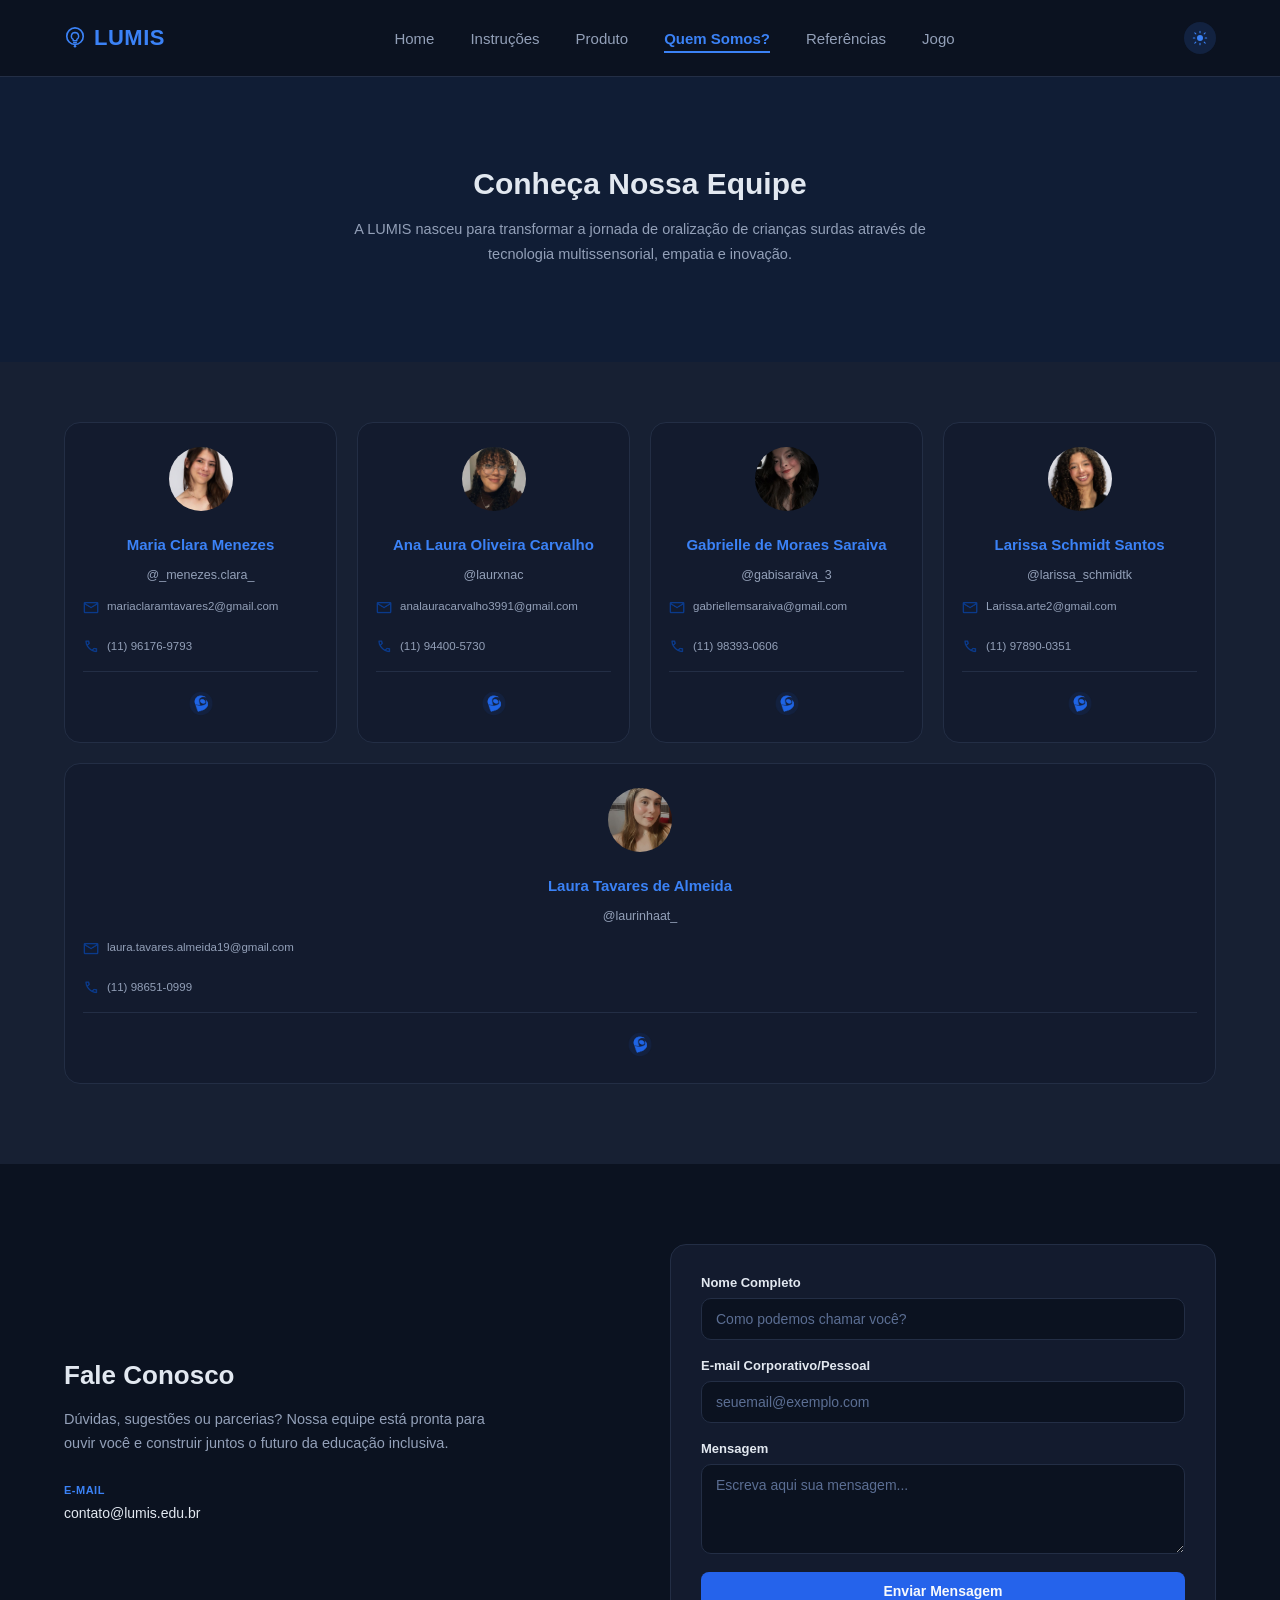
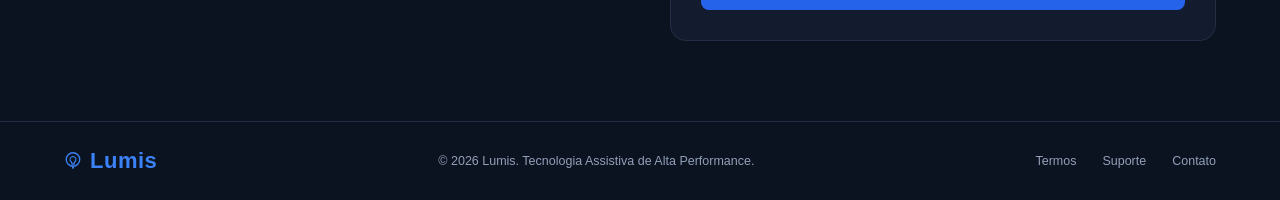
<file: quem-somos-escuro.html>
<!DOCTYPE html>
<html lang="pt-BR">
<head>
<meta charset="UTF-8">
<meta name="viewport" content="width=device-width, initial-scale=1.0">
<title>LUMIS — Quem Somos</title>
<link rel="stylesheet" href="quem-somos-escuro.css">
<script src="produto-claro.js"></script>
</head>
<body>
<div class="page">

  <nav>
    <a href="index-escuro.html" class="logo"> 
      <svg class="logo-pin" width="22" height="22" viewBox="0 0 24 24" fill="none" xmlns="http://www.w3.org/2000/svg">
        <circle cx="12" cy="10" r="9" stroke="currentColor" stroke-width="1.8"/>
        <path d="M12 6a4 4 0 0 0-2 7.46V15h4v-1.54A4 4 0 0 0 12 6z" stroke="currentColor" stroke-width="1.5" stroke-linejoin="round"/>
        <path d="M10.5 17h3" stroke="currentColor" stroke-width="1.5" stroke-linecap="round"/>
        <circle cx="12" cy="21" r="1.4" fill="currentColor"/>
      </svg>
      LUMIS
    </a>
    <ul class="nav-links">
      <li><a href="index-escuro.html">Home</a></li>
      <li><a href="./instrucoes-escuro.html">Instruções</a></li>
      <li><a href="./produto-m-escuro.html">Produto</a></li>
      <li><a href="./quem-somos-escuro.html" class="active">Quem Somos?</a></li>
      <li><a href="./referencias-escuro.html">Referências</a></li>
      <li><a href="./jogo-escuro.html">Jogo</a></li>
    </ul>

    <div class="nav-actions">
      <a class="theme-toggle" href="quem-somos-claro.html" aria-label="Ver versão clara">
        <svg width="16" height="16" viewBox="0 0 24 24" fill="none" xmlns="http://www.w3.org/2000/svg">
          <circle cx="12" cy="12" r="4.5" fill="currentColor"/>
          <path d="M12 2v2.2M12 19.8V22M4.2 4.2l1.55 1.55M18.25 18.25l1.55 1.55M2 12h2.2M19.8 12H22M4.2 19.8l1.55-1.55M18.25 5.75l1.55-1.55" stroke="currentColor" stroke-width="1.6" stroke-linecap="round"/>
        </svg>
      </a>


      <button class="menu-btn" id="menuBtn" aria-label="Abrir menu">
        <span></span>
        <span></span>
        <span></span>
      </button>
    </div>
  </nav>

  <!-- HERO -->
  <section class="hero-equipe">
    <h1>Conheça Nossa Equipe</h1>
    <p>A LUMIS nasceu para transformar a jornada de oralização de crianças surdas através de tecnologia multissensorial, empatia e inovação.</p>

  </section>

  <!-- TIME -->
  <section class="section-time">
    <div class="team-grid">
      <div class="team-card">
        <div class="avatar img-placeholder"><img src="./images/maria.jpeg" alt=""></div>
        <h3>Maria Clara Menezes</h3>
        <span class="handle">@_menezes.clara_</span>
        <div class="contact-row">
          <span class="icon-placeholder img-placeholder"><img src="./images/email" alt=""></span>
          <span>mariaclaramtavares2@gmail.com</span>
        </div>
        <div class="contact-row">
          <span class="icon-placeholder img-placeholder"><img src="./images/telefone" alt=""></span>
          <span>(11) 96176-9793</span>
        </div>
        <div class="team-actions">
            <a href="http://lattes.cnpq.br/1284208849407166" target="_blank" rel="noopener" class="action-btn img-placeholder" aria-label="Currículo Lattes de Ana Laura"><img src="./images/share-escuro.png" alt=""></a> </div>
      </div>

      <div class="team-card">
        <div class="avatar img-placeholder"><img src="./images/ana.jpeg" alt=""></div>
        <h3>Ana Laura Oliveira Carvalho</h3>
        <span class="handle">@laurxnac</span>
        <div class="contact-row">
          <span class="icon-placeholder img-placeholder"><img src="./images/email" alt=""></span>
          <span>analauracarvalho3991@gmail.com</span>
        </div>
        <div class="contact-row">
          <span class="icon-placeholder img-placeholder"><img src="./images/telefone" alt=""></span>
          <span>(11) 94400-5730</span>
        </div>
        <div class="team-actions">
              <a href="https://lattes.cnpq.br/7326774420118839" target="_blank" rel="noopener" class="action-btn img-placeholder" aria-label="Currículo Lattes de Ana Laura"><img src="./images/share-escuro.png" alt=""></a> </div>
      </div>

      <div class="team-card">
        <div class="avatar img-placeholder"><img src="./images/gabi.jpeg" alt=""></div>
        <h3>Gabrielle de Moraes Saraiva</h3>
        <span class="handle">@gabisaraiva_3</span>
        <div class="contact-row">
          <span class="icon-placeholder img-placeholder"><img src="./images/email" alt=""></span>
          <span>gabriellemsaraiva@gmail.com</span>
        </div>
        <div class="contact-row">
          <span class="icon-placeholder img-placeholder"><img src="./images/telefone" alt=""></span>
          <span>(11) 98393-0606</span>
        </div>
        <div class="team-actions">
            <a href="https://lattes.cnpq.br/9087319918885787" target="_blank" rel="noopener" class="action-btn img-placeholder" aria-label="Currículo Lattes de Ana Laura"><img src="./images/share-escuro.png" alt=""></a> </div>
      </div>

      <div class="team-card">
        <div class="avatar img-placeholder"><img src="./images/lari.jpeg" alt=""></div>
        <h3>Larissa Schmidt Santos</h3>
        <span class="handle">@larissa_schmidtk</span>
        <div class="contact-row">
          <span class="icon-placeholder img-placeholder"><img src="./images/email" alt=""></span>
          <span>Larissa.arte2@gmail.com</span>
        </div>
        <div class="contact-row">
          <span class="icon-placeholder img-placeholder"><img src="./images/telefone" alt=""></span>
          <span>(11) 97890-0351</span>
        </div>
        <div class="team-actions">
        <a href="https://lattes.cnpq.br/9669317442993167" target="_blank" rel="noopener" class="action-btn img-placeholder" aria-label="Currículo Lattes de Ana Laura"><img src="./images/share-escuro.png" alt=""></a>                </div>
      </div>

      <div class="team-card">
        <div class="avatar img-placeholder"><img src="./images/laulau.jpeg" alt=""></div>
        <h3>Laura Tavares de Almeida</h3>
        <span class="handle">@laurinhaat_</span>
        <div class="contact-row">
          <span class="icon-placeholder img-placeholder"><img src="./images/email" alt=""></span>
          <span>laura.tavares.almeida19@gmail.com</span>
        </div>
        <div class="contact-row">
          <span class="icon-placeholder img-placeholder"><img src="./images/telefone" alt=""></span>
          <span>(11) 98651-0999</span>
        </div>
        <div class="team-actions">
          <a href=" https://lattes.cnpq.br/4797428892482457" target="_blank" rel="noopener" class="action-btn img-placeholder" aria-label="Currículo Lattes de Ana Laura"><img src="./images/share-escuro.png" alt=""></a>        </div>
      </div>
    </div>
  </section>

  <!-- FALE CONOSCO -->
  <section class="section-contato" id="section-contato">
    <div class="contato-copy">
      <h2>Fale Conosco</h2>
      <p>Dúvidas, sugestões ou parcerias? Nossa equipe está pronta para ouvir você e construir juntos o futuro da educação inclusiva.</p>
      <div class="contato-info">
        <div>
          <span class="label">E-MAIL</span>
          <p>contato@lumis.edu.br</p>
        </div>
      </div>
    </div>

    <form class="contato-form">
      <label>
        Nome Completo
        <input type="text" placeholder="Como podemos chamar você?">
      </label>
      <label>
        E-mail Corporativo/Pessoal
        <input type="email" placeholder="seuemail@exemplo.com">
      </label>
      <label>
        Mensagem
        <textarea rows="4" placeholder="Escreva aqui sua mensagem..."></textarea>
      </label>
      <button type="submit" class="btn btn-primary btn-full">Enviar Mensagem</button>
    </form>
  </section>

  <footer>
    <div class="footer-left">
      <div class="logo">
        <svg class="logo-pin" width="18" height="18" viewBox="0 0 24 24" fill="none" xmlns="http://www.w3.org/2000/svg">
          <circle cx="12" cy="10" r="9" stroke="currentColor" stroke-width="1.8"/>
          <path d="M12 6a4 4 0 0 0-2 7.46V15h4v-1.54A4 4 0 0 0 12 6z" stroke="currentColor" stroke-width="1.5" stroke-linejoin="round"/>
          <path d="M10.5 17h3" stroke="currentColor" stroke-width="1.5" stroke-linecap="round"/>
          <circle cx="12" cy="21" r="1.4" fill="currentColor"/>
        </svg>
        Lumis
      </div>
    </div>
    <div class="footer-center">© 2026 Lumis. Tecnologia Assistiva de Alta Performance.</div>
    <ul class="footer-links">
      <li><a href="./referencias-escuro.html">Termos</a></li>
      <li><a href="./quem-somos-escuro.html#section-contato">Suporte</a></li>
      <li><a href="./quem-somos-escuro.html">Contato</a></li>
    </ul>
  </footer>

  
  <!-- MENU MOBILE (DRAWER) -->
  <div class="drawer-overlay" id="drawerOverlay">
    <aside class="drawer">
      <div class="drawer-header">
        <div class="logo">
          <svg class="logo-pin" width="20" height="20" viewBox="0 0 24 24" fill="none" xmlns="http://www.w3.org/2000/svg">
            <circle cx="12" cy="10" r="9" stroke="currentColor" stroke-width="1.8"/>
            <path d="M12 6a4 4 0 0 0-2 7.46V15h4v-1.54A4 4 0 0 0 12 6z" stroke="currentColor" stroke-width="1.5" stroke-linejoin="round"/>
            <path d="M10.5 17h3" stroke="currentColor" stroke-width="1.5" stroke-linecap="round"/>
            <circle cx="12" cy="21" r="1.4" fill="currentColor"/>
          </svg>
          LUMIS
        </div>
        <button class="drawer-close" id="drawerClose" aria-label="Fechar menu">
          <svg width="18" height="18" viewBox="0 0 24 24" fill="none" xmlns="http://www.w3.org/2000/svg">
            <path d="M6 6l12 12M18 6L6 18" stroke="currentColor" stroke-width="2" stroke-linecap="round"/>
          </svg>
        </button>
      </div>

      <nav class="drawer-nav">
        <a href="index-escuro.html" class="drawer-link">
          <span class="drawer-icon"><svg width="18" height="18" viewBox="0 0 24 24" fill="none" xmlns="http://www.w3.org/2000/svg">
            <path d="M3 11l9-7 9 7" stroke="currentColor" stroke-width="1.6" stroke-linecap="round" stroke-linejoin="round"/>
            <path d="M5 10v9a1 1 0 0 0 1 1h4v-6h4v6h4a1 1 0 0 0 1-1v-9" stroke="currentColor" stroke-width="1.6" stroke-linecap="round" stroke-linejoin="round"/>
          </svg></span>
          <span class="drawer-text">Home</span>
        </a>
        <a href="./instrucoes-escuro.html" class="drawer-link">
          <span class="drawer-icon"><svg width="18" height="18" viewBox="0 0 24 24" fill="none" xmlns="http://www.w3.org/2000/svg">
            <path d="M14.5 2H6a2 2 0 0 0-2 2v16a2 2 0 0 0 2 2h12a2 2 0 0 0 2-2V7.5z" stroke="currentColor" stroke-width="1.6" stroke-linecap="round" stroke-linejoin="round"/>
            <path d="M14 2v6h6" stroke="currentColor" stroke-width="1.6" stroke-linecap="round" stroke-linejoin="round"/>
            <path d="M8 13h8M8 17h8" stroke="currentColor" stroke-width="1.6" stroke-linecap="round"/>
          </svg></span>
          <span class="drawer-text">Instruções</span>
        </a>
        <a href="./produto-m-escuro.html" class="drawer-link">
          <span class="drawer-icon"><svg width="18" height="18" viewBox="0 0 24 24" fill="none" xmlns="http://www.w3.org/2000/svg">
            <path d="M21 8l-9-5-9 5 9 5 9-5z" stroke="currentColor" stroke-width="1.6" stroke-linecap="round" stroke-linejoin="round"/>
            <path d="M3 8v8l9 5 9-5V8" stroke="currentColor" stroke-width="1.6" stroke-linecap="round" stroke-linejoin="round"/>
            <path d="M12 13v8" stroke="currentColor" stroke-width="1.6" stroke-linecap="round"/>
          </svg></span>
          <span class="drawer-text">Produto</span>
        </a>
        <a href="./quem-somos-escuro.html" class="drawer-link active">
          <span class="drawer-icon"><svg width="18" height="18" viewBox="0 0 24 24" fill="none" xmlns="http://www.w3.org/2000/svg">
            <circle cx="9" cy="8" r="3" stroke="currentColor" stroke-width="1.6"/>
            <path d="M3.5 20a5.5 5.5 0 0 1 11 0" stroke="currentColor" stroke-width="1.6" stroke-linecap="round"/>
            <path d="M16 8.5a2.5 2.5 0 1 0 0-5" stroke="currentColor" stroke-width="1.6" stroke-linecap="round"/>
            <path d="M15 13.2c2.4.4 4.2 1.8 4.5 4.3" stroke="currentColor" stroke-width="1.6" stroke-linecap="round"/>
          </svg></span>
          <span class="drawer-text">Quem somos?</span>
        </a>
        <a href="./referencias-escuro.html" class="drawer-link">
          <span class="drawer-icon"><svg width="18" height="18" viewBox="0 0 24 24" fill="none" xmlns="http://www.w3.org/2000/svg">
            <path d="M12 6c-1.8-1.2-4.2-1.5-6-1v13c1.8-.5 4.2-.2 6 1 1.8-1.2 4.2-1.5 6-1V5c-1.8-.5-4.2-.2-6 1z" stroke="currentColor" stroke-width="1.6" stroke-linejoin="round"/>
            <path d="M12 6v13" stroke="currentColor" stroke-width="1.6"/>
          </svg></span>
          <span class="drawer-text">Referências</span>
        </a>
        <a href="./jogo-escuro.html" class="drawer-link">
          <span class="drawer-icon"><svg width="18" height="18" viewBox="0 0 24 24" fill="none" xmlns="http://www.w3.org/2000/svg">
            <path d="M17.32 5H6.68a4 4 0 0 0-3.978 3.59c-.006.052-.01.101-.017.152C2.604 9.416 2 14.456 2 16a3 3 0 0 0 3 3c1 0 1.5-.5 2-1l1.414-1.414A2 2 0 0 1 9.828 16h4.344a2 2 0 0 1 1.414.586L17 18c.5.5 1 1 2 1a3 3 0 0 0 3-3c0-1.545-.604-6.584-.685-7.258-.007-.05-.011-.1-.017-.151A4 4 0 0 0 17.32 5z" stroke="currentColor" stroke-width="1.6" stroke-linecap="round" stroke-linejoin="round"/>
            <path d="M6 12h4M8 10v4" stroke="currentColor" stroke-width="1.6" stroke-linecap="round"/>
            <circle cx="15" cy="13" r="0.8" fill="currentColor"/>
            <circle cx="18" cy="11" r="0.8" fill="currentColor"/>
          </svg></span>
          <span class="drawer-text">Jogo</span>
        </a>
      </nav>

      <div class="drawer-footer">
        <a href="#" class="drawer-link drawer-entrar">
          <span class="drawer-icon"><svg width="18" height="18" viewBox="0 0 24 24" fill="none" xmlns="http://www.w3.org/2000/svg">
            <path d="M13 4h5a2 2 0 0 1 2 2v12a2 2 0 0 1-2 2h-5" stroke="currentColor" stroke-width="1.6" stroke-linecap="round" stroke-linejoin="round"/>
            <path d="M11 8l4 4-4 4M15 12H3" stroke="currentColor" stroke-width="1.6" stroke-linecap="round" stroke-linejoin="round"/>
          </svg></span>
          <span class="drawer-text">Entrar</span>
        </a>
      </div>
    </aside>
  </div>

</div>

</body>
</html>
</file>
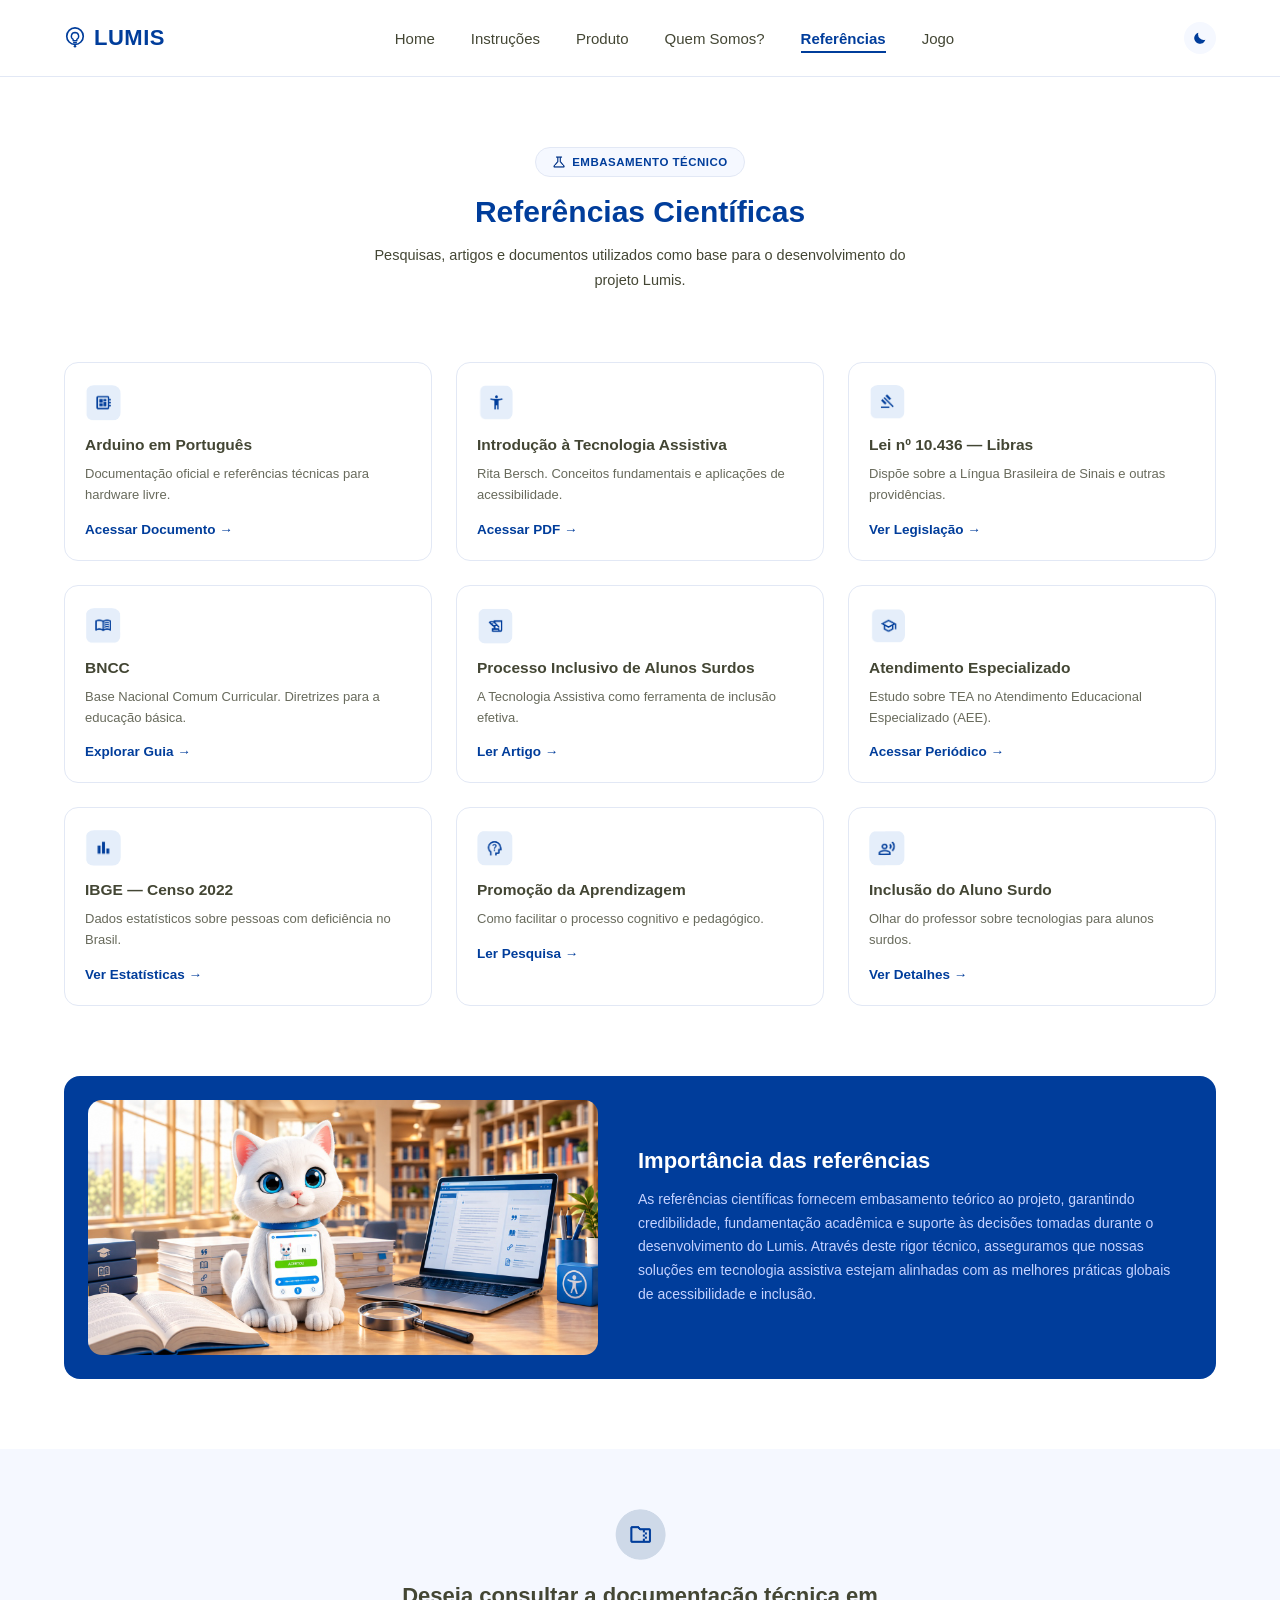
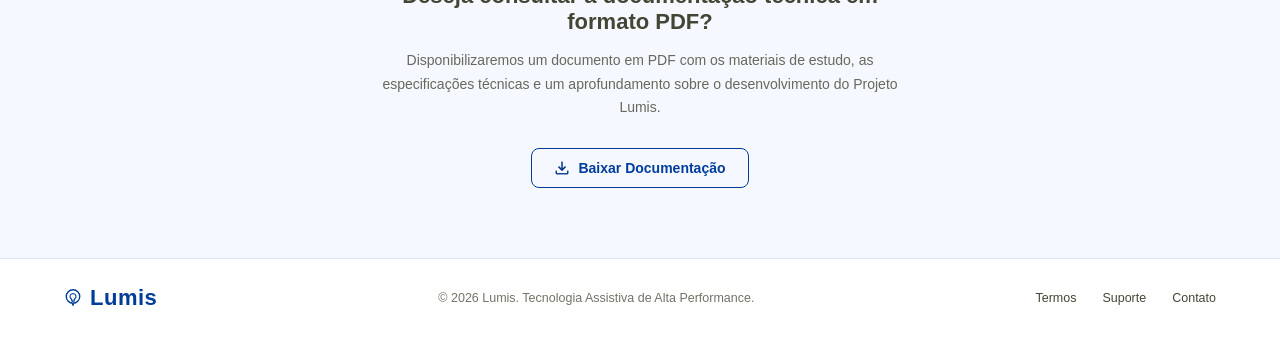
<file: referencias-claro.html>
<!DOCTYPE html>
<html lang="pt-BR">
<head>
<meta charset="UTF-8">
<meta name="viewport" content="width=device-width, initial-scale=1.0">
<title>LUMIS — Referências</title>
<link rel="stylesheet" href="referencias-claro.css">
<script src="produto-claro.js"></script>
</head>
<body>
<div class="page">

  <nav>
    <a href="index.html" class="logo">
      <svg class="logo-pin" width="22" height="22" viewBox="0 0 24 24" fill="none" xmlns="http://www.w3.org/2000/svg">
        <circle cx="12" cy="10" r="9" stroke="currentColor" stroke-width="1.8"/>
        <path d="M12 6a4 4 0 0 0-2 7.46V15h4v-1.54A4 4 0 0 0 12 6z" stroke="currentColor" stroke-width="1.5" stroke-linejoin="round"/>
        <path d="M10.5 17h3" stroke="currentColor" stroke-width="1.5" stroke-linecap="round"/>
        <circle cx="12" cy="21" r="1.4" fill="currentColor"/>
      </svg>
      LUMIS
    </a>
    <ul class="nav-links">
      <li><a href="index.html">Home</a></li>
      <li><a href="./instrucoes-claro.html">Instruções</a></li>
      <li><a href="./produto-m-claro.html">Produto</a></li>
      <li><a href="./quem-somos-claro.html">Quem Somos?</a></li>
      <li><a href="./referencias-claro.html" class="active">Referências</a></li>
      <li><a href="./jogo-claro.html">Jogo</a></li>
    </ul>

    <div class="nav-actions">
      <a class="theme-toggle" href="referencias-escuro.html" aria-label="Ver versão escura">
        <svg width="16" height="16" viewBox="0 0 24 24" fill="none" xmlns="http://www.w3.org/2000/svg">
          <path d="M20 14.5A8.5 8.5 0 0 1 9.5 4a8.5 8.5 0 1 0 10.5 10.5Z" fill="currentColor"/>
        </svg>
      </a>


      <button class="menu-btn" id="menuBtn" aria-label="Abrir menu">
        <span></span>
        <span></span>
        <span></span>
      </button>
    </div>
  </nav>

  <!-- HERO -->
  <section class="hero-referencias">
    <span class="badge">
      <span class="badge-icon img-placeholder"><img src="./images/ciencia" alt=""></span>
      EMBASAMENTO TÉCNICO
    </span>
    <h1>Referências Científicas</h1>
    <p>Pesquisas, artigos e documentos utilizados como base para o desenvolvimento do projeto Lumis.</p>
  </section>

  <!-- CARDS -->
  <section class="section-refs">
    <div class="refs-grid">
      <div class="ref-card">
        <div class="ref-icon img-placeholder"><img src="images/./arduino" alt=""></div>
        <h3>Arduino em Português</h3>
        <p>Documentação oficial e referências técnicas para hardware livre.</p>
        <a href="https://docs.arduino.cc/" target="_blank"  class="ref-link">Acessar Documento →</a>
      </div>
      <div class="ref-card">
        <div class="ref-icon img-placeholder"><img src="images/./pessoa" alt=""></div>
        <h3>Introdução à Tecnologia Assistiva</h3>
        <p>Rita Bersch. Conceitos fundamentais e aplicações de acessibilidade.</p>
        <a href="https://www.studocu.com/pt-br/document/escola-vivenda/educacao-especial-e-os-diferentes-tipos-de-necessidades-especiaisdocx/introducao-tecnologia-assistiva/103397811?sid=8859f9e2-8ab2-42a5-bf7f-bfa9bced67261788729690" target="_blank" class="ref-link">Acessar PDF →</a>
      </div>
      <div class="ref-card">
        <div class="ref-icon img-placeholder"><img src="images/./martelo" alt=""></div>
        <h3>Lei nº 10.436 — Libras</h3>
        <p>Dispõe sobre a Língua Brasileira de Sinais e outras providências.</p>
        <a href="https://www.planalto.gov.br/ccivil_03/leis/2002/l10436.htm" target="_blank" class="ref-link">Ver Legislação →</a>
      </div>
      <div class="ref-card">
        <div class="ref-icon img-placeholder"><img src="images/./livro" alt=""></div>
        <h3>BNCC</h3>
        <p>Base Nacional Comum Curricular. Diretrizes para a educação básica.</p>
        <a href="https://basenacionalcomum.mec.gov.br/" target="_blank" class="ref-link">Explorar Guia →</a>
      </div>
      <div class="ref-card">
        <div class="ref-icon img-placeholder"><img src="images/./diploma" alt=""></div>
        <h3>Processo Inclusivo de Alunos Surdos</h3>
        <p>A Tecnologia Assistiva como ferramenta de inclusão efetiva.</p>
        <a href="https://periodicos.ufs.br/edapeci/article/view/13476" target="_blank" class="ref-link">Ler Artigo →</a>
      </div>
      <div class="ref-card">
        <div class="ref-icon img-placeholder"><img src="images/./formatura" alt=""></div>
        <h3>Atendimento Especializado</h3>
        <p>Estudo sobre TEA no Atendimento Educacional Especializado (AEE).</p>
        <a href="https://www.gov.br/inep/pt-br/acesso-a-informacao/perguntas-frequentes/censo-escolar/educacao-especial/o-que-e-o-atendimento" target="_blank" class="ref-link">Acessar Periódico →</a>
      </div>
      <div class="ref-card">
        <div class="ref-icon img-placeholder"><img src="images/grafico" alt=""></div>
        <h3>IBGE — Censo 2022</h3>
        <p>Dados estatísticos sobre pessoas com deficiência no Brasil.</p>
        <a href="https://biblioteca.ibge.gov.br/index.php/biblioteca-catalogo?view=detalhes&id=2102178" target="_blank" class="ref-link">Ver Estatísticas →</a>
      </div>
      <div class="ref-card">
        <div class="ref-icon img-placeholder"><img src="images/./duvida" alt=""></div>
        <h3>Promoção da Aprendizagem</h3>
        <p>Como facilitar o processo cognitivo e pedagógico.</p>
        <a href="https://www.scielo.br/j/pee/a/cGwP8VQynhXsDDdcXCsRK3R/?lang=pt" target="_blank" class="ref-link">Ler Pesquisa →</a>
      </div>
      <div class="ref-card">
        <div class="ref-icon img-placeholder"><img src="images/./som" alt=""></div>
        <h3>Inclusão do Aluno Surdo</h3>
        <p>Olhar do professor sobre tecnologias para alunos surdos.</p>
        <a href="https://revistas.uepg.br/index.php/olhardeprofessor/pt_BR/article/view/18371" target="_blank" class="ref-link">Ver Detalhes →</a>
      </div>
    </div>
  </section>

  <!-- IMPORTÂNCIA -->
  <section class="section-importancia">
    <div class="importancia-box">
      <div class="importancia-image img-placeholder"><img src="images/sala.jpeg" alt=""></div>
      <div class="importancia-copy">
        <h2>Importância das referências</h2>
        <p>As referências científicas fornecem embasamento teórico ao projeto, garantindo credibilidade, fundamentação acadêmica e suporte às decisões tomadas durante o desenvolvimento do Lumis. Através deste rigor técnico, asseguramos que nossas soluções em tecnologia assistiva estejam alinhadas com as melhores práticas globais de acessibilidade e inclusão.</p>
      </div>
    </div>
  </section>

  <!-- CTA REPOSITÓRIO -->
  <section class="section-repositorio">
    <div class="repositorio-icon img-placeholder"><img src="images/./pasta" alt=""></div>
    <h2>Deseja consultar a documentação técnica em formato PDF?</h2>
    <p>Disponibilizaremos um documento em PDF com os materiais de estudo, as especificações técnicas e um aprofundamento sobre o desenvolvimento do Projeto Lumis.</p>
    <div class="repositorio-actions">
      <a href="#" class="btn btn-outline">
        <span class="btn-icon img-placeholder"><img src="./images/baixar" alt=""></span>
        Baixar Documentação
      </a>
    </div>
  </section>

  <footer>
    <div class="footer-left">
      <div class="logo">
        <svg class="logo-pin" width="18" height="18" viewBox="0 0 24 24" fill="none" xmlns="http://www.w3.org/2000/svg">
          <circle cx="12" cy="10" r="9" stroke="currentColor" stroke-width="1.8"/>
          <path d="M12 6a4 4 0 0 0-2 7.46V15h4v-1.54A4 4 0 0 0 12 6z" stroke="currentColor" stroke-width="1.5" stroke-linejoin="round"/>
          <path d="M10.5 17h3" stroke="currentColor" stroke-width="1.5" stroke-linecap="round"/>
          <circle cx="12" cy="21" r="1.4" fill="currentColor"/>
        </svg>
        Lumis
      </div>
    </div>
    <div class="footer-center">© 2026 Lumis. Tecnologia Assistiva de Alta Performance.</div>
    <ul class="footer-links">
      <li><a href="./referencias-claro.html">Termos</a></li>
      <li><a href="./quem-somos-claro.html#fale-conosco">Suporte</a></li>
      <li><a href="./quem-somos-claro.html">Contato</a></li>
    </ul>
  </footer>

  <!-- MENU MOBILE (DRAWER) -->
  <div class="drawer-overlay" id="drawerOverlay">
    <aside class="drawer">
      <div class="drawer-header">
        <div class="logo">
          <svg class="logo-pin" width="20" height="20" viewBox="0 0 24 24" fill="none" xmlns="http://www.w3.org/2000/svg">
            <circle cx="12" cy="10" r="9" stroke="currentColor" stroke-width="1.8"/>
            <path d="M12 6a4 4 0 0 0-2 7.46V15h4v-1.54A4 4 0 0 0 12 6z" stroke="currentColor" stroke-width="1.5" stroke-linejoin="round"/>
            <path d="M10.5 17h3" stroke="currentColor" stroke-width="1.5" stroke-linecap="round"/>
            <circle cx="12" cy="21" r="1.4" fill="currentColor"/>
          </svg>
          LUMIS
        </div>
        <button class="drawer-close" id="drawerClose" aria-label="Fechar menu">
          <svg width="18" height="18" viewBox="0 0 24 24" fill="none" xmlns="http://www.w3.org/2000/svg">
            <path d="M6 6l12 12M18 6L6 18" stroke="currentColor" stroke-width="2" stroke-linecap="round"/>
          </svg>
        </button>
      </div>

      <nav class="drawer-nav">
        <a href="index.html" class="drawer-link">
          <span class="drawer-icon"><svg width="18" height="18" viewBox="0 0 24 24" fill="none" xmlns="http://www.w3.org/2000/svg">
            <path d="M3 11l9-7 9 7" stroke="currentColor" stroke-width="1.6" stroke-linecap="round" stroke-linejoin="round"/>
            <path d="M5 10v9a1 1 0 0 0 1 1h4v-6h4v6h4a1 1 0 0 0 1-1v-9" stroke="currentColor" stroke-width="1.6" stroke-linecap="round" stroke-linejoin="round"/>
          </svg></span>
          <span class="drawer-text">Home</span>
        </a>
        <a href="./instrucoes-claro.html" class="drawer-link">
          <span class="drawer-icon"><svg width="18" height="18" viewBox="0 0 24 24" fill="none" xmlns="http://www.w3.org/2000/svg">
            <path d="M14.5 2H6a2 2 0 0 0-2 2v16a2 2 0 0 0 2 2h12a2 2 0 0 0 2-2V7.5z" stroke="currentColor" stroke-width="1.6" stroke-linecap="round" stroke-linejoin="round"/>
            <path d="M14 2v6h6" stroke="currentColor" stroke-width="1.6" stroke-linecap="round" stroke-linejoin="round"/>
            <path d="M8 13h8M8 17h8" stroke="currentColor" stroke-width="1.6" stroke-linecap="round"/>
          </svg></span>
          <span class="drawer-text">Instruções</span>
        </a>
        <a href="./produto-m-claro.html" class="drawer-link">
          <span class="drawer-icon"><svg width="18" height="18" viewBox="0 0 24 24" fill="none" xmlns="http://www.w3.org/2000/svg">
            <path d="M21 8l-9-5-9 5 9 5 9-5z" stroke="currentColor" stroke-width="1.6" stroke-linecap="round" stroke-linejoin="round"/>
            <path d="M3 8v8l9 5 9-5V8" stroke="currentColor" stroke-width="1.6" stroke-linecap="round" stroke-linejoin="round"/>
            <path d="M12 13v8" stroke="currentColor" stroke-width="1.6" stroke-linecap="round"/>
          </svg></span>
          <span class="drawer-text">Produto</span>
        </a>
        <a href="./quem-somos-claro.html" class="drawer-link">
          <span class="drawer-icon"><svg width="18" height="18" viewBox="0 0 24 24" fill="none" xmlns="http://www.w3.org/2000/svg">
            <circle cx="9" cy="8" r="3" stroke="currentColor" stroke-width="1.6"/>
            <path d="M3.5 20a5.5 5.5 0 0 1 11 0" stroke="currentColor" stroke-width="1.6" stroke-linecap="round"/>
            <path d="M16 8.5a2.5 2.5 0 1 0 0-5" stroke="currentColor" stroke-width="1.6" stroke-linecap="round"/>
            <path d="M15 13.2c2.4.4 4.2 1.8 4.5 4.3" stroke="currentColor" stroke-width="1.6" stroke-linecap="round"/>
          </svg></span>
          <span class="drawer-text">Quem somos?</span>
        </a>
        <a href="./referencias-claro.html" class="drawer-link active">
          <span class="drawer-icon"><svg width="18" height="18" viewBox="0 0 24 24" fill="none" xmlns="http://www.w3.org/2000/svg">
            <path d="M12 6c-1.8-1.2-4.2-1.5-6-1v13c1.8-.5 4.2-.2 6 1 1.8-1.2 4.2-1.5 6-1V5c-1.8-.5-4.2-.2-6 1z" stroke="currentColor" stroke-width="1.6" stroke-linejoin="round"/>
            <path d="M12 6v13" stroke="currentColor" stroke-width="1.6"/>
          </svg></span>
          <span class="drawer-text">Referências</span>
        </a>
        <a href="./jogo-claro.html" class="drawer-link">
          <span class="drawer-icon"><svg width="18" height="18" viewBox="0 0 24 24" fill="none" xmlns="http://www.w3.org/2000/svg">
            <path d="M17.32 5H6.68a4 4 0 0 0-3.978 3.59c-.006.052-.01.101-.017.152C2.604 9.416 2 14.456 2 16a3 3 0 0 0 3 3c1 0 1.5-.5 2-1l1.414-1.414A2 2 0 0 1 9.828 16h4.344a2 2 0 0 1 1.414.586L17 18c.5.5 1 1 2 1a3 3 0 0 0 3-3c0-1.545-.604-6.584-.685-7.258-.007-.05-.011-.1-.017-.151A4 4 0 0 0 17.32 5z" stroke="currentColor" stroke-width="1.6" stroke-linecap="round" stroke-linejoin="round"/>
            <path d="M6 12h4M8 10v4" stroke="currentColor" stroke-width="1.6" stroke-linecap="round"/>
            <circle cx="15" cy="13" r="0.8" fill="currentColor"/>
            <circle cx="18" cy="11" r="0.8" fill="currentColor"/>
          </svg></span>
          <span class="drawer-text">Jogo</span>
        </a>
      </nav>

      <div class="drawer-footer">
        <a href="#" class="drawer-link drawer-entrar">
          <span class="drawer-icon"><svg width="18" height="18" viewBox="0 0 24 24" fill="none" xmlns="http://www.w3.org/2000/svg">
            <path d="M13 4h5a2 2 0 0 1 2 2v12a2 2 0 0 1-2 2h-5" stroke="currentColor" stroke-width="1.6" stroke-linecap="round" stroke-linejoin="round"/>
            <path d="M11 8l4 4-4 4M15 12H3" stroke="currentColor" stroke-width="1.6" stroke-linecap="round" stroke-linejoin="round"/>
          </svg></span>
          <span class="drawer-text">Entrar</span>
        </a>
      </div>
    </aside>
  </div>

</div>

</body>
</html>
</file>
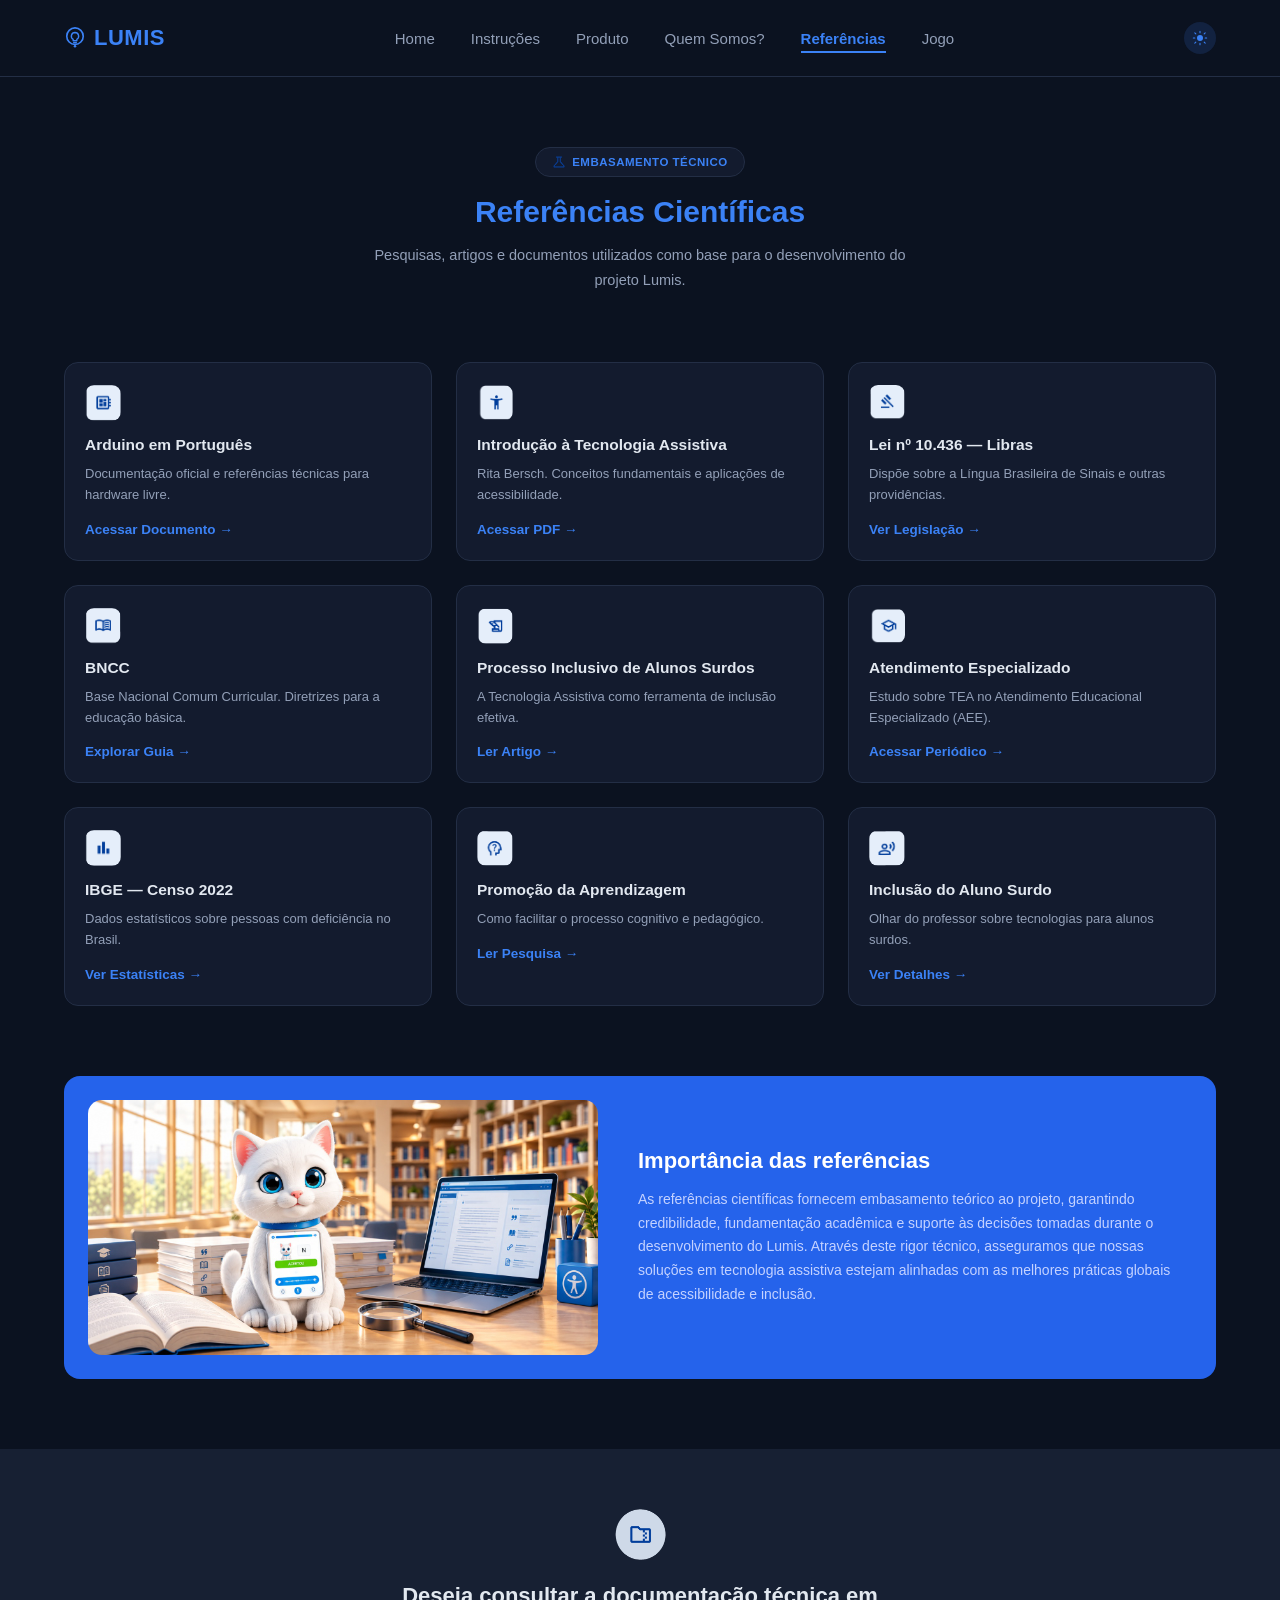
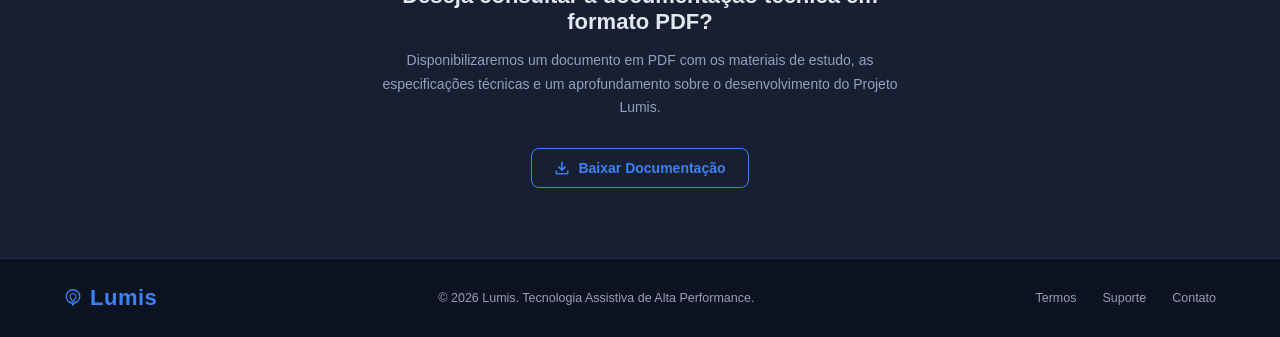
<file: referencias-escuro.html>
<!DOCTYPE html>
<html lang="pt-BR">
<head>
<meta charset="UTF-8">
<meta name="viewport" content="width=device-width, initial-scale=1.0">
<title>LUMIS — Referências</title>
<link rel="stylesheet" href="referencias-escuro.css">
<script src="produto-claro.js"></script>
</head>
<body>
<div class="page">

  <nav>
    <a href="index-escuro.html" class="logo">
      <svg class="logo-pin" width="22" height="22" viewBox="0 0 24 24" fill="none" xmlns="http://www.w3.org/2000/svg">
        <circle cx="12" cy="10" r="9" stroke="currentColor" stroke-width="1.8"/>
        <path d="M12 6a4 4 0 0 0-2 7.46V15h4v-1.54A4 4 0 0 0 12 6z" stroke="currentColor" stroke-width="1.5" stroke-linejoin="round"/>
        <path d="M10.5 17h3" stroke="currentColor" stroke-width="1.5" stroke-linecap="round"/>
        <circle cx="12" cy="21" r="1.4" fill="currentColor"/>
      </svg>
      LUMIS
    </a>
    <ul class="nav-links">
      <li><a href="index-escuro.html">Home</a></li>
      <li><a href="./instrucoes-escuro.html">Instruções</a></li>
      <li><a href="./produto-m-escuro.html">Produto</a></li>
      <li><a href="./quem-somos-escuro.html">Quem Somos?</a></li>
      <li><a href="./referencias-escuro.html" class="active">Referências</a></li>
      <li><a href="./jogo-escuro.html">Jogo</a></li>
    </ul>

    <div class="nav-actions">
      <a class="theme-toggle" href="referencias-claro.html" aria-label="Ver versão clara">
        <svg width="16" height="16" viewBox="0 0 24 24" fill="none" xmlns="http://www.w3.org/2000/svg">
          <circle cx="12" cy="12" r="4.5" fill="currentColor"/>
          <path d="M12 2v2.2M12 19.8V22M4.2 4.2l1.55 1.55M18.25 18.25l1.55 1.55M2 12h2.2M19.8 12H22M4.2 19.8l1.55-1.55M18.25 5.75l1.55-1.55" stroke="currentColor" stroke-width="1.6" stroke-linecap="round"/>
        </svg>
      </a>


      <button class="menu-btn" id="menuBtn" aria-label="Abrir menu">
        <span></span>
        <span></span>
        <span></span>
      </button>
    </div>
  </nav>

  <!-- HERO -->
  <section class="hero-referencias">
    <span class="badge">
      <span class="badge-icon img-placeholder"><img src="./images/ciencia" alt=""></span>
      EMBASAMENTO TÉCNICO
    </span>
    <h1>Referências Científicas</h1>
    <p>Pesquisas, artigos e documentos utilizados como base para o desenvolvimento do projeto Lumis.</p>
  </section>

  <!-- CARDS -->
  <section class="section-refs">
    <div class="refs-grid">
      <div class="ref-card">
        <div class="ref-icon img-placeholder"><img src="images/./arduino" alt=""></div>
        <h3>Arduino em Português</h3>
        <p>Documentação oficial e referências técnicas para hardware livre.</p>
        <a href="https://docs.arduino.cc/" target="_blank" class="ref-link">Acessar Documento →</a>
      </div>
      <div class="ref-card">
        <div class="ref-icon img-placeholder"><img src="images/./pessoa" alt=""></div>
        <h3>Introdução à Tecnologia Assistiva</h3>
        <p>Rita Bersch. Conceitos fundamentais e aplicações de acessibilidade.</p>
        <a href="https://www.studocu.com/pt-br/document/escola-vivenda/educacao-especial-e-os-diferentes-tipos-de-necessidades-especiaisdocx/introducao-tecnologia-assistiva/103397811?sid=8859f9e2-8ab2-42a5-bf7f-bfa9bced67261788729690" target="_blank" class="ref-link">Acessar PDF →</a>
      </div>
      <div class="ref-card">
        <div class="ref-icon img-placeholder"><img src="images/./martelo" alt=""></div>
        <h3>Lei nº 10.436 — Libras</h3>
        <p>Dispõe sobre a Língua Brasileira de Sinais e outras providências.</p>
        <a href="https://www.planalto.gov.br/ccivil_03/leis/2002/l10436.htm" target="_blank" class="ref-link">Ver Legislação →</a>
      </div>
      <div class="ref-card">
        <div class="ref-icon img-placeholder"><img src="images/./livro" alt=""></div>
        <h3>BNCC</h3>
        <p>Base Nacional Comum Curricular. Diretrizes para a educação básica.</p>
        <a href="https://basenacionalcomum.mec.gov.br/" target="_blank" class="ref-link">Explorar Guia →</a>
      </div>
      <div class="ref-card">
        <div class="ref-icon img-placeholder"><img src="images/./diploma" alt=""></div>
        <h3>Processo Inclusivo de Alunos Surdos</h3>
        <p>A Tecnologia Assistiva como ferramenta de inclusão efetiva.</p>
        <a href="https://periodicos.ufs.br/edapeci/article/view/13476" target="_blank" class="ref-link">Ler Artigo →</a>
      </div>
      <div class="ref-card">
        <div class="ref-icon img-placeholder"><img src="images/./formatura" alt=""></div>
        <h3>Atendimento Especializado</h3>
        <p>Estudo sobre TEA no Atendimento Educacional Especializado (AEE).</p>
        <a href="https://www.gov.br/inep/pt-br/acesso-a-informacao/perguntas-frequentes/censo-escolar/educacao-especial/o-que-e-o-atendimento" target="_blank" class="ref-link">Acessar Periódico →</a>
      </div>
      <div class="ref-card">
        <div class="ref-icon img-placeholder"><img src="images/grafico" alt=""></div>
        <h3>IBGE — Censo 2022</h3>
        <p>Dados estatísticos sobre pessoas com deficiência no Brasil.</p>
        <a href="https://biblioteca.ibge.gov.br/index.php/biblioteca-catalogo?view=detalhes&id=2102178" target="_blank" class="ref-link">Ver Estatísticas →</a>
      </div>
      <div class="ref-card">
        <div class="ref-icon img-placeholder"><img src="images/./duvida" alt=""></div>
        <h3>Promoção da Aprendizagem</h3>
        <p>Como facilitar o processo cognitivo e pedagógico.</p>
        <a href="https://www.scielo.br/j/pee/a/cGwP8VQynhXsDDdcXCsRK3R/?lang=pt" target="_blank" class="ref-link">Ler Pesquisa →</a>
      </div>
      <div class="ref-card">
        <div class="ref-icon img-placeholder"><img src="images/./som" alt=""></div>
        <h3>Inclusão do Aluno Surdo</h3>
        <p>Olhar do professor sobre tecnologias para alunos surdos.</p>
        <a href="https://revistas.uepg.br/index.php/olhardeprofessor/pt_BR/article/view/18371" target="_blank" class="ref-link">Ver Detalhes →</a>
      </div>
    </div>
  </section>

  <!-- IMPORTÂNCIA -->
  <section class="section-importancia">
    <div class="importancia-box">
      <div class="importancia-image img-placeholder"><img src="images/sala.jpeg" alt=""></div>
      <div class="importancia-copy">
        <h2>Importância das referências</h2>
        <p>As referências científicas fornecem embasamento teórico ao projeto, garantindo credibilidade, fundamentação acadêmica e suporte às decisões tomadas durante o desenvolvimento do Lumis. Através deste rigor técnico, asseguramos que nossas soluções em tecnologia assistiva estejam alinhadas com as melhores práticas globais de acessibilidade e inclusão.</p>
      </div>
    </div>
  </section>

  <!-- CTA REPOSITÓRIO -->
  <section class="section-repositorio">
    <div class="repositorio-icon img-placeholder"><img src="images/./pasta" alt=""></div>
    <h2>Deseja consultar a documentação técnica em formato PDF?</h2>
    <p>Disponibilizaremos um documento em PDF com os materiais de estudo, as especificações técnicas e um aprofundamento sobre o desenvolvimento do Projeto Lumis.</p>
    <div class="repositorio-actions">
      
      <a href="#" class="btn btn-outline">
        <span class="btn-icon img-placeholder"><img src="./images/seta" alt=""></span>
        Baixar Documentação
      </a>
    </div>
  </section>

  <footer>
    <div class="footer-left">
      <div class="logo">
        <svg class="logo-pin" width="18" height="18" viewBox="0 0 24 24" fill="none" xmlns="http://www.w3.org/2000/svg">
          <circle cx="12" cy="10" r="9" stroke="currentColor" stroke-width="1.8"/>
          <path d="M12 6a4 4 0 0 0-2 7.46V15h4v-1.54A4 4 0 0 0 12 6z" stroke="currentColor" stroke-width="1.5" stroke-linejoin="round"/>
          <path d="M10.5 17h3" stroke="currentColor" stroke-width="1.5" stroke-linecap="round"/>
          <circle cx="12" cy="21" r="1.4" fill="currentColor"/>
        </svg>
        Lumis
      </div>
    </div>
    <div class="footer-center">© 2026 Lumis. Tecnologia Assistiva de Alta Performance.</div>
    <ul class="footer-links">
      <li><a href="./referencias-escuro.html">Termos</a></li>
      <li><a href="./quem-somos-escuro.html#section-contato">Suporte</a></li>
      <li><a href="./quem-somos-escuro.html">Contato</a></li>
    </ul>
  </footer>

  <!-- MENU MOBILE (DRAWER) -->
  <div class="drawer-overlay" id="drawerOverlay">
    <aside class="drawer">
      <div class="drawer-header">
        <div class="logo">
          <svg class="logo-pin" width="20" height="20" viewBox="0 0 24 24" fill="none" xmlns="http://www.w3.org/2000/svg">
            <circle cx="12" cy="10" r="9" stroke="currentColor" stroke-width="1.8"/>
            <path d="M12 6a4 4 0 0 0-2 7.46V15h4v-1.54A4 4 0 0 0 12 6z" stroke="currentColor" stroke-width="1.5" stroke-linejoin="round"/>
            <path d="M10.5 17h3" stroke="currentColor" stroke-width="1.5" stroke-linecap="round"/>
            <circle cx="12" cy="21" r="1.4" fill="currentColor"/>
          </svg>
          LUMIS
        </div>
        <button class="drawer-close" id="drawerClose" aria-label="Fechar menu">
          <svg width="18" height="18" viewBox="0 0 24 24" fill="none" xmlns="http://www.w3.org/2000/svg">
            <path d="M6 6l12 12M18 6L6 18" stroke="currentColor" stroke-width="2" stroke-linecap="round"/>
          </svg>
        </button>
      </div>

      <nav class="drawer-nav">
        <a href="index-escuro.html" class="drawer-link">
          <span class="drawer-icon"><svg width="18" height="18" viewBox="0 0 24 24" fill="none" xmlns="http://www.w3.org/2000/svg">
            <path d="M3 11l9-7 9 7" stroke="currentColor" stroke-width="1.6" stroke-linecap="round" stroke-linejoin="round"/>
            <path d="M5 10v9a1 1 0 0 0 1 1h4v-6h4v6h4a1 1 0 0 0 1-1v-9" stroke="currentColor" stroke-width="1.6" stroke-linecap="round" stroke-linejoin="round"/>
          </svg></span>
          <span class="drawer-text">Home</span>
        </a>
        <a href="./instrucoes-escuro.html" class="drawer-link">
          <span class="drawer-icon"><svg width="18" height="18" viewBox="0 0 24 24" fill="none" xmlns="http://www.w3.org/2000/svg">
            <path d="M14.5 2H6a2 2 0 0 0-2 2v16a2 2 0 0 0 2 2h12a2 2 0 0 0 2-2V7.5z" stroke="currentColor" stroke-width="1.6" stroke-linecap="round" stroke-linejoin="round"/>
            <path d="M14 2v6h6" stroke="currentColor" stroke-width="1.6" stroke-linecap="round" stroke-linejoin="round"/>
            <path d="M8 13h8M8 17h8" stroke="currentColor" stroke-width="1.6" stroke-linecap="round"/>
          </svg></span>
          <span class="drawer-text">Instruções</span>
        </a>
        <a href="./produto-m-escuro.html" class="drawer-link">
          <span class="drawer-icon"><svg width="18" height="18" viewBox="0 0 24 24" fill="none" xmlns="http://www.w3.org/2000/svg">
            <path d="M21 8l-9-5-9 5 9 5 9-5z" stroke="currentColor" stroke-width="1.6" stroke-linecap="round" stroke-linejoin="round"/>
            <path d="M3 8v8l9 5 9-5V8" stroke="currentColor" stroke-width="1.6" stroke-linecap="round" stroke-linejoin="round"/>
            <path d="M12 13v8" stroke="currentColor" stroke-width="1.6" stroke-linecap="round"/>
          </svg></span>
          <span class="drawer-text">Produto</span>
        </a>
        <a href="./quem-somos-escuro.html" class="drawer-link">
          <span class="drawer-icon"><svg width="18" height="18" viewBox="0 0 24 24" fill="none" xmlns="http://www.w3.org/2000/svg">
            <circle cx="9" cy="8" r="3" stroke="currentColor" stroke-width="1.6"/>
            <path d="M3.5 20a5.5 5.5 0 0 1 11 0" stroke="currentColor" stroke-width="1.6" stroke-linecap="round"/>
            <path d="M16 8.5a2.5 2.5 0 1 0 0-5" stroke="currentColor" stroke-width="1.6" stroke-linecap="round"/>
            <path d="M15 13.2c2.4.4 4.2 1.8 4.5 4.3" stroke="currentColor" stroke-width="1.6" stroke-linecap="round"/>
          </svg></span>
          <span class="drawer-text">Quem somos?</span>
        </a>
        <a href="./referencias-escuro.html" class="drawer-link active">
          <span class="drawer-icon"><svg width="18" height="18" viewBox="0 0 24 24" fill="none" xmlns="http://www.w3.org/2000/svg">
            <path d="M12 6c-1.8-1.2-4.2-1.5-6-1v13c1.8-.5 4.2-.2 6 1 1.8-1.2 4.2-1.5 6-1V5c-1.8-.5-4.2-.2-6 1z" stroke="currentColor" stroke-width="1.6" stroke-linejoin="round"/>
            <path d="M12 6v13" stroke="currentColor" stroke-width="1.6"/>
          </svg></span>
          <span class="drawer-text">Referências</span>
        </a>
        <a href="./jogo-escuro.html" class="drawer-link">
          <span class="drawer-icon"><svg width="18" height="18" viewBox="0 0 24 24" fill="none" xmlns="http://www.w3.org/2000/svg">
            <path d="M17.32 5H6.68a4 4 0 0 0-3.978 3.59c-.006.052-.01.101-.017.152C2.604 9.416 2 14.456 2 16a3 3 0 0 0 3 3c1 0 1.5-.5 2-1l1.414-1.414A2 2 0 0 1 9.828 16h4.344a2 2 0 0 1 1.414.586L17 18c.5.5 1 1 2 1a3 3 0 0 0 3-3c0-1.545-.604-6.584-.685-7.258-.007-.05-.011-.1-.017-.151A4 4 0 0 0 17.32 5z" stroke="currentColor" stroke-width="1.6" stroke-linecap="round" stroke-linejoin="round"/>
            <path d="M6 12h4M8 10v4" stroke="currentColor" stroke-width="1.6" stroke-linecap="round"/>
            <circle cx="15" cy="13" r="0.8" fill="currentColor"/>
            <circle cx="18" cy="11" r="0.8" fill="currentColor"/>
          </svg></span>
          <span class="drawer-text">Jogo</span>
        </a>
      </nav>

      <div class="drawer-footer">
        <a href="#" class="drawer-link drawer-entrar">
          <span class="drawer-icon"><svg width="18" height="18" viewBox="0 0 24 24" fill="none" xmlns="http://www.w3.org/2000/svg">
            <path d="M13 4h5a2 2 0 0 1 2 2v12a2 2 0 0 1-2 2h-5" stroke="currentColor" stroke-width="1.6" stroke-linecap="round" stroke-linejoin="round"/>
            <path d="M11 8l4 4-4 4M15 12H3" stroke="currentColor" stroke-width="1.6" stroke-linecap="round" stroke-linejoin="round"/>
          </svg></span>
          <span class="drawer-text">Entrar</span>
        </a>
      </div>
    </aside>
  </div>

</div>

</body>
</html>
</file>
<file: style.css>
:root{
  --azul: #003D9B;
  --azul-hero: #00629D;
  --cinza: #434634;
  --preto: #1A1F27;
  --branco: #FFFFFF;
  --azul-claro: #C4D2FF;
  --bg-suave: #F5F8FF;
  --bg-badge: #D3E2ED;
  --borda: #E2E8F5;
}

* { box-sizing: border-box; margin: 0; padding: 0; }

body {
  font-family: 'Segoe UI', 'Helvetica Neue', Arial, sans-serif;
  color: var(--cinza);
  background: var(--branco);
  -webkit-font-smoothing: antialiased;
}



.header-actions { display: flex; align-items: center; gap: 10px; }

.theme-toggle {
  width: 32px;
  height: 32px;
  border-radius: 50%;
  background: var(--bg-suave);
  color: var(--azul);
  display: flex;
  align-items: center;
  justify-content: center;
  transition: transform 0.15s ease, background 0.15s ease;
}
.theme-toggle:hover { background: var(--bg-badge); }
.theme-toggle:active { transform: scale(0.92); }

.page { max-width: 1440px; margin: 0 auto; }

a { text-decoration: none; color: inherit; }

/* ---------- NAV ---------- */
nav {
  display: flex;
  align-items: center;
  justify-content: space-between;
  padding: 22px 64px;
  border-bottom: 1px solid var(--borda);
}
.logo {
  display: flex;
  align-items: center;
  gap: 8px;
  font-size: 22px;
  font-weight: 800;
  color: var(--azul);
  letter-spacing: 0.5px;
}
.logo-pin { color: var(--azul); flex-shrink: 0; }
.nav-links {
  display: flex;
  gap: 36px;
  list-style: none;
  font-size: 15px;
  color: var(--cinza);
}
.nav-links li a { padding-bottom: 4px; }
.nav-links li a.active {
  color: var(--azul);
  border-bottom: 2px solid var(--azul);
  font-weight: 600;
}

.nav-actions { display: flex; align-items: center; gap: 12px; }

.btn {
  display: inline-block;
  padding: 11px 22px;
  border-radius: 8px;
  font-size: 14px;
  font-weight: 600;
  cursor: pointer;
  border: 1.5px solid var(--azul);
  transition: opacity .15s ease;
}
.btn:hover { opacity: .85; }
.btn-primary { background: var(--azul); color: var(--azul-claro); }
.btn-outline { background: transparent; color: var(--azul); }

/* ---------- BOTÃO HAMBÚRGUER (mobile) ---------- */
.menu-btn {
  display: none;
  width: 36px;
  height: 36px;
  background: transparent;
  border: none;
  cursor: pointer;
  flex-direction: column;
  align-items: center;
  justify-content: center;
  gap: 4px;
}
.menu-btn span { width: 22px; height: 2px; background: var(--cinza); border-radius: 2px; }

/* ---------- IMAGE PLACEHOLDER ---------- */
.img-placeholder {
  background: repeating-linear-gradient(
    45deg, #EEF2FB, #EEF2FB 10px, #E4E9F7 10px, #E4E9F7 20px
  );
  border: 1.5px dashed #B8C4E6;
  border-radius: 14px;
  display: flex;
  align-items: center;
  justify-content: center;
  color: #8496C4;
  font-size: 13px;
  font-weight: 600;
  text-align: center;
  padding: 10px;
}
.img-placeholder:has(img) { border: none; background: none; padding: 0; }
.img-placeholder img {
  width: 100%;
  height: 100%;
  object-fit: cover;
  border-radius: inherit;
  display: block;
}

/* ---------- HERO ---------- */
.hero {
  display: flex;
  align-items: center;
  padding: 60px 64px 88px;
  min-height: 460px;
  background-color: #cfd0ce;
  background-image: url('./images/gato_direita.png');
  background-repeat: no-repeat;
  background-position: right center;
  background-size: cover;
}
.hero-copy { flex: 1; max-width: 560px; }
.badge {
  display: inline-block;
  background: var(--bg-badge);
  color: var(--azul);
  border: 1px solid #B7CBDA;
  font-size: 12.5px;
  font-weight: 600;
  padding: 7px 16px;
  border-radius: 999px;
  margin-bottom: 22px;
}
.hero-copy h1 {
  font-size: 34px;
  line-height: 1.3;
  color: var(--preto);
  font-weight: 800;
  margin-bottom: 20px;
}
.hero-copy h1 .text-azul { color: var(--azul); }
.hero-copy p {
  font-size: 15.5px;
  line-height: 1.65;
  color: var(--cinza);
  max-width: 480px;
  margin-bottom: 30px;
}
.hero-actions { display: flex; gap: 14px; }

/* ---------- SECTION HEAD (shared) ---------- */
.section-head { text-align: center; max-width: 620px; margin: 0 auto 46px; }
.section-head h2 {
  font-size: 28px;
  font-weight: 800;
  color: var(--cinza);
  margin-bottom: 12px;
}
.section-head p { font-size: 15px; color: var(--cinza); opacity: .85; }

/* ---------- DIFERENCIAIS ---------- */
.section-diferenciais { padding: 80px 64px; background: var(--bg-suave); }
.diferenciais-grid {
  display: grid;
  grid-template-columns: 1.1fr 1fr;
  gap: 40px;
  align-items: stretch;
}
.diferenciais-image { border-radius: 20px; min-height: 480px; }
.diferenciais-list { display: flex; flex-direction: column; gap: 16px; }
.feature-card {
  display: flex;
  gap: 16px;
  align-items: flex-start;
  background: var(--branco);
  border: 1px solid var(--borda);
  border-radius: 14px;
  padding: 18px 20px;
}
.feature-icon {
  width: 42px;
  height: 42px;
  border-radius: 10px;
  flex-shrink: 0;
  font-size: 8px;
}
.feature-card h3 { font-size: 15px; color: var(--cinza); font-weight: 700; margin-bottom: 4px; }
.feature-card p { font-size: 13px; color: var(--cinza); opacity: .8; line-height: 1.55; }

/* ---------- AUDIENCIA ---------- */
.section-audiencia { padding: 80px 64px; }
.audiencia-grid {
  display: grid;
  grid-template-columns: repeat(3, 1fr);
  gap: 26px;
}
.audiencia-card {
  border: 1px solid var(--borda);
  border-radius: 16px;
  padding: 32px 26px;
  text-align: center;
}
.audiencia-icon {
  width: 52px;
  height: 52px;
  border-radius: 12px;
  margin: 0 auto 18px;
  font-size: 8px;
}
.audiencia-card h3 { font-size: 17px; color: var(--cinza); font-weight: 700; margin-bottom: 10px; }
.audiencia-card p { font-size: 13.5px; color: var(--cinza); opacity: .8; line-height: 1.6; }

/* ---------- COMPROMISSO ---------- */
.section-compromisso {
  display: flex;
  align-items: center;
  gap: 60px;
  padding: 40px 64px 90px;
}
.compromisso-image {
  flex: 1;
  height: 380px;
  border-radius: 50%;
}
.compromisso-copy { flex: 1; }
.compromisso-copy h2 {
  font-size: 28px;
  font-weight: 800;
  color: var(--cinza);
  margin-bottom: 18px;
}
.compromisso-copy p {
  font-size: 14.5px;
  line-height: 1.7;
  color: var(--cinza);
  opacity: .85;
  margin-bottom: 22px;
}
.checklist { list-style: none; margin-bottom: 24px; }
.checklist li {
  position: relative;
  padding-left: 28px;
  margin-bottom: 12px;
  font-size: 14.5px;
  color: var(--cinza);
}
.checklist li::before {
  content: "✓";
  position: absolute;
  left: 0;
  top: 0;
  width: 18px;
  height: 18px;
  border-radius: 50%;
  background: var(--azul);
  color: var(--branco);
  font-size: 11px;
  display: flex;
  align-items: center;
  justify-content: center;
}
.link-seta { color: var(--azul); font-weight: 700; font-size: 14.5px; }

/* ---------- CTA ---------- */
.section-cta-wrap { padding: 60px 64px 90px; background: var(--bg-suave); }
.cta-card {
  background: var(--branco);
  border: 1px solid var(--borda);
  border-radius: 24px;
  text-align: center;
  padding: 64px 40px;
}
.cta-card h2 { font-size: 30px; font-weight: 800; color: var(--cinza); margin-bottom: 14px; }
.cta-card p { font-size: 15px; color: var(--cinza); opacity: .8; max-width: 520px; margin: 0 auto 28px; }

/* ---------- FOOTER ---------- */
footer {
  border-top: 1px solid var(--borda);
  padding: 26px 64px;
  display: flex;
  justify-content: space-between;
  align-items: center;
  flex-wrap: wrap;
  gap: 12px;
}
.footer-left .logo { font-size: 17px; }
.footer-center { font-size: 12.5px; color: var(--cinza); opacity: .75; }
.footer-links { display: flex; gap: 26px; list-style: none; font-size: 12.5px; color: var(--cinza); }

/* ---------- MENU MOBILE (DRAWER) ---------- */
.drawer-overlay {
  display: none;
  position: fixed;
  inset: 0;
  background: rgba(20, 25, 40, 0.55);
  backdrop-filter: blur(2px);
  z-index: 100;
  opacity: 0;
  pointer-events: none;
  transition: opacity .25s ease;
}
.drawer-overlay.open { opacity: 1; pointer-events: auto; }

.drawer {
  position: absolute;
  top: 0;
  right: 0;
  height: 100%;
  width: 78%;
  max-width: 320px;
  background: var(--branco);
  box-shadow: -8px 0 24px rgba(0, 20, 60, 0.12);
  display: flex;
  flex-direction: column;
  padding: 20px 20px 28px;
  transform: translateX(100%);
  transition: transform .28s ease;
}
.drawer-overlay.open .drawer { transform: translateX(0); }

.drawer-header {
  display: flex;
  align-items: center;
  justify-content: space-between;
  padding-bottom: 18px;
  margin-bottom: 8px;
  border-bottom: 1px solid var(--borda);
}
.drawer-header .logo { font-size: 17px; }

.drawer-close { background: none; border: none; color: #6B7086; padding: 4px; cursor: pointer; display: flex; }

.drawer-nav { display: table; width: 100%; border-collapse: separate; border-spacing: 0 2px; padding-top: 4px; }

.drawer-link {
  display: table-row;
  font-size: 14.5px;
  font-weight: 500;
  color: #3A3F52;
  cursor: pointer;
  transition: background .15s ease;
}
.drawer-icon {
  display: table-cell;
  width: 20px;
  vertical-align: middle;
  padding: 10px 0 10px 10px;
  border-top-left-radius: 8px;
  border-bottom-left-radius: 8px;
}
.drawer-text {
  display: table-cell;
  vertical-align: middle;
  padding: 10px 10px 10px 12px;
  border-top-right-radius: 8px;
  border-bottom-right-radius: 8px;
}
.drawer-icon svg {
  color: #7C8296;
  width: 18px;
  height: 18px;
  display: block;
}
.drawer-link:hover .drawer-icon,
.drawer-link:hover .drawer-text { background: var(--bg-suave); }
.drawer-link.active .drawer-icon,
.drawer-link.active .drawer-text {
  background: var(--bg-suave);
  color: var(--azul);
  font-weight: 700;
}
.drawer-link.active .drawer-icon svg { color: var(--azul); }

.drawer-footer { margin-top: auto; padding-top: 14px; border-top: 1px solid var(--borda); }
.drawer-entrar .drawer-text, .drawer-entrar .drawer-icon svg { color: var(--azul); font-weight: 700; }

@media (max-width: 900px) {
  .hero {
    flex-direction: column;
    padding: 40px 24px;
    background-image: none;
    background-color: #eef1f4;
  }
  .hero-copy { max-width: 100%; }
  nav, .section-diferenciais, .section-audiencia, .section-compromisso, .section-cta-wrap, footer { padding-left: 24px; padding-right: 24px; }
  .diferenciais-grid { grid-template-columns: 1fr; }
  .audiencia-grid { grid-template-columns: 1fr; }
  .section-compromisso { flex-direction: column; }
  footer { flex-direction: column; text-align: center; }

  .nav-links { display: none; }
  .btn-desktop-only { display: none; }
  .menu-btn { display: flex; }
  .drawer-overlay { display: block; }
}

html {
  scroll-behavior: smooth;
}
</file>
<file: style-escuro.css>
:root{
  --azul-titulo: #3B82F6;
  --azul-botao: #2563EB;
  --bg-page: #0B1220;
  --bg-surface: #131B2E;
  --bg-surface-2: #172033;
  --bg-cta: #142544;
  --texto: #E2E8F0;
  --texto-muted: #93A0B8;
  --borda: #232E45;
}

* { box-sizing: border-box; margin: 0; padding: 0; }

body {
  font-family: 'Segoe UI', 'Helvetica Neue', Arial, sans-serif;
  color: var(--texto);
  background: var(--bg-page);
  -webkit-font-smoothing: antialiased;
}

.header-actions { display: flex; align-items: center; gap: 10px; }

.theme-toggle {
  width: 32px;
  height: 32px;
  border-radius: 50%;
  background: rgba(59, 130, 246, 0.15);
  color: var(--azul-titulo);
  display: flex;
  align-items: center;
  justify-content: center;
  transition: transform 0.15s ease, background 0.15s ease;
}
.theme-toggle:hover { background: rgba(59, 130, 246, 0.28); }
.theme-toggle:active { transform: scale(0.92); }

.page { max-width: 1440px; margin: 0 auto; }

a { text-decoration: none; color: inherit; }

/* ---------- NAV ---------- */
nav {
  display: flex;
  align-items: center;
  justify-content: space-between;
  padding: 22px 64px;
  border-bottom: 1px solid var(--borda);
}
.logo {
  display: flex;
  align-items: center;
  gap: 8px;
  font-size: 22px;
  font-weight: 800;
  color: var(--azul-titulo);
  letter-spacing: 0.5px;
}
.logo-pin { color: var(--azul-titulo); flex-shrink: 0; }
.nav-links {
  display: flex;
  gap: 36px;
  list-style: none;
  font-size: 15px;
  color: var(--texto-muted);
}
.nav-links li a { padding-bottom: 4px; }
.nav-links li a.active {
  color: var(--azul-titulo);
  border-bottom: 2px solid var(--azul-titulo);
  font-weight: 600;
}

.nav-actions { display: flex; align-items: center; gap: 12px; }

.btn {
  display: inline-block;
  padding: 11px 22px;
  border-radius: 8px;
  font-size: 14px;
  font-weight: 600;
  cursor: pointer;
  border: 1.5px solid var(--azul-botao);
  transition: opacity .15s ease;
}
.btn:hover { opacity: .85; }
.btn-primary { background: var(--azul-botao); color: #F8FAFC; }
.btn-outline { background: transparent; color: var(--azul-titulo); border-color: var(--azul-titulo); }

/* ---------- BOTÃO HAMBÚRGUER (mobile) ---------- */
.menu-btn {
  display: none;
  width: 36px;
  height: 36px;
  background: transparent;
  border: none;
  cursor: pointer;
  flex-direction: column;
  align-items: center;
  justify-content: center;
  gap: 4px;
}
.menu-btn span { width: 22px; height: 2px; background: var(--texto); border-radius: 2px; }

/* ---------- IMAGE PLACEHOLDER ---------- */
.img-placeholder {
  background: repeating-linear-gradient(
    45deg, #141B2D, #141B2D 10px, #1B2439 10px, #1B2439 20px
  );
  border: 1.5px dashed #2C3B5C;
  border-radius: 14px;
  display: flex;
  align-items: center;
  justify-content: center;
  color: #5B6E93;
  font-size: 13px;
  font-weight: 600;
  text-align: center;
  padding: 10px;
}
.img-placeholder:has(img) { border: none; background: none; padding: 0; }
.img-placeholder img {
  width: 100%;
  height: 100%;
  object-fit: cover;
  border-radius: inherit;
  display: block;
}

/* ---------- HERO ---------- */
.hero {
  display: flex;
  align-items: center;
  padding: 60px 64px 88px;
  min-height: 460px;
  background-color: var(--bg-page);
  background-image: url('./images/gato-direita.jpeg');
  background-repeat: no-repeat;
  background-position: right center;
  background-size: cover;
}
.hero-copy { flex: 1; max-width: 560px; }
.badge {
  display: inline-block;
  background: var(--bg-surface);
  color: var(--azul-titulo);
  border: 1px solid var(--borda);
  font-size: 12.5px;
  font-weight: 600;
  padding: 7px 16px;
  border-radius: 999px;
  margin-bottom: 22px;
}
.hero-copy h1 {
  font-size: 34px;
  line-height: 1.3;
  color: var(--texto);
  font-weight: 800;
  margin-bottom: 20px;
}
.hero-copy h1 .text-azul { color: var(--azul-titulo); }
.hero-copy p {
  font-size: 15.5px;
  line-height: 1.65;
  color: var(--texto-muted);
  max-width: 480px;
  margin-bottom: 30px;
}
.hero-actions { display: flex; gap: 14px; }

/* ---------- SECTION HEAD (shared) ---------- */
.section-head { text-align: center; max-width: 620px; margin: 0 auto 46px; }
.section-head h2 {
  font-size: 28px;
  font-weight: 800;
  color: var(--texto);
  margin-bottom: 12px;
}
.section-head p { font-size: 15px; color: var(--texto-muted); }

/* ---------- DIFERENCIAIS ---------- */
.section-diferenciais { padding: 80px 64px; background: var(--bg-surface-2); }
.diferenciais-grid {
  display: grid;
  grid-template-columns: 1.1fr 1fr;
  gap: 40px;
  align-items: stretch;
}
.diferenciais-image { border-radius: 20px; min-height: 480px; }
.diferenciais-list { display: flex; flex-direction: column; gap: 16px; }
.feature-card {
  display: flex;
  gap: 16px;
  align-items: flex-start;
  background: var(--bg-surface);
  border: 1px solid var(--borda);
  border-radius: 14px;
  padding: 18px 20px;
}
.feature-icon {
  width: 42px;
  height: 42px;
  border-radius: 10px;
  flex-shrink: 0;
  font-size: 8px;
}
.feature-card h3 { font-size: 15px; color: var(--texto); font-weight: 700; margin-bottom: 4px; }
.feature-card p { font-size: 13px; color: var(--texto-muted); line-height: 1.55; }

/* ---------- AUDIENCIA ---------- */
.section-audiencia { padding: 80px 64px; }
.audiencia-grid {
  display: grid;
  grid-template-columns: repeat(3, 1fr);
  gap: 26px;
}
.audiencia-card {
  background: var(--bg-surface);
  border: 1px solid var(--borda);
  border-radius: 16px;
  padding: 32px 26px;
  text-align: center;
}
.audiencia-icon {
  width: 52px;
  height: 52px;
  border-radius: 12px;
  margin: 0 auto 18px;
  font-size: 8px;
}
.audiencia-card h3 { font-size: 17px; color: var(--texto); font-weight: 700; margin-bottom: 10px; }
.audiencia-card p { font-size: 13.5px; color: var(--texto-muted); line-height: 1.6; }

/* ---------- COMPROMISSO ---------- */
.section-compromisso {
  display: flex;
  align-items: center;
  gap: 60px;
  padding: 40px 64px 90px;
}
.compromisso-image {
  flex: 1;
  height: 380px;
  border-radius: 50%;
}
.compromisso-copy { flex: 1; }
.compromisso-copy h2 {
  font-size: 28px;
  font-weight: 800;
  color: var(--texto);
  margin-bottom: 18px;
}
.compromisso-copy p {
  font-size: 14.5px;
  line-height: 1.7;
  color: var(--texto-muted);
  margin-bottom: 22px;
}
.checklist { list-style: none; margin-bottom: 24px; }
.checklist li {
  position: relative;
  padding-left: 28px;
  margin-bottom: 12px;
  font-size: 14.5px;
  color: var(--texto);
}
.checklist li::before {
  content: "✓";
  position: absolute;
  left: 0;
  top: 0;
  width: 18px;
  height: 18px;
  border-radius: 50%;
  background: var(--azul-botao);
  color: #F8FAFC;
  font-size: 11px;
  display: flex;
  align-items: center;
  justify-content: center;
}
.link-seta { color: var(--azul-titulo); font-weight: 700; font-size: 14.5px; }

/* ---------- CTA ---------- */
.section-cta-wrap { padding: 60px 64px 90px; background: var(--bg-cta); }
.cta-card {
  background: var(--bg-surface);
  border: 1px solid var(--borda);
  border-radius: 24px;
  text-align: center;
  padding: 64px 40px;
}
.cta-card h2 { font-size: 30px; font-weight: 800; color: var(--texto); margin-bottom: 14px; }
.cta-card p { font-size: 15px; color: var(--texto-muted); max-width: 520px; margin: 0 auto 28px; }

/* ---------- FOOTER ---------- */
footer {
  border-top: 1px solid var(--borda);
  padding: 26px 64px;
  display: flex;
  justify-content: space-between;
  align-items: center;
  flex-wrap: wrap;
  gap: 12px;
}
.footer-left .logo { font-size: 17px; color: var(--azul-titulo); }
.footer-center { font-size: 12.5px; color: var(--texto-muted); }
.footer-links { display: flex; gap: 26px; list-style: none; font-size: 12.5px; color: var(--texto-muted); }

/* ---------- MENU MOBILE (DRAWER) ---------- */
.drawer-overlay {
  display: none;
  position: fixed;
  inset: 0;
  background: rgba(0, 0, 0, 0.6);
  backdrop-filter: blur(2px);
  z-index: 100;
  opacity: 0;
  pointer-events: none;
  transition: opacity .25s ease;
}
.drawer-overlay.open { opacity: 1; pointer-events: auto; }

.drawer {
  position: absolute;
  top: 0;
  right: 0;
  height: 100%;
  width: 78%;
  max-width: 320px;
  background: var(--bg-surface);
  box-shadow: -8px 0 24px rgba(0, 0, 0, 0.4);
  display: flex;
  flex-direction: column;
  padding: 20px 20px 28px;
  transform: translateX(100%);
  transition: transform .28s ease;
}
.drawer-overlay.open .drawer { transform: translateX(0); }

.drawer-header {
  display: flex;
  align-items: center;
  justify-content: space-between;
  padding-bottom: 18px;
  margin-bottom: 8px;
  border-bottom: 1px solid var(--borda);
}
.drawer-header .logo { font-size: 17px; }

.drawer-close { background: none; border: none; color: var(--texto-muted); padding: 4px; cursor: pointer; display: flex; }

.drawer-nav { display: table; width: 100%; border-collapse: separate; border-spacing: 0 2px; padding-top: 4px; }

.drawer-link {
  display: table-row;
  font-size: 14.5px;
  font-weight: 500;
  color: var(--texto);
  cursor: pointer;
  transition: background .15s ease;
}
.drawer-icon {
  display: table-cell;
  width: 20px;
  vertical-align: middle;
  padding: 10px 0 10px 10px;
  border-top-left-radius: 8px;
  border-bottom-left-radius: 8px;
}
.drawer-text {
  display: table-cell;
  vertical-align: middle;
  padding: 10px 10px 10px 12px;
  border-top-right-radius: 8px;
  border-bottom-right-radius: 8px;
}
.drawer-icon svg {
  color: var(--texto-muted);
  width: 18px;
  height: 18px;
  display: block;
}
.drawer-link:hover .drawer-icon,
.drawer-link:hover .drawer-text { background: var(--bg-surface-2); }
.drawer-link.active .drawer-icon,
.drawer-link.active .drawer-text {
  background: var(--bg-surface-2);
  color: var(--azul-titulo);
  font-weight: 700;
}
.drawer-link.active .drawer-icon svg { color: var(--azul-titulo); }

.drawer-footer { margin-top: auto; padding-top: 14px; border-top: 1px solid var(--borda); }
.drawer-entrar .drawer-text, .drawer-entrar .drawer-icon svg { color: var(--azul-titulo); font-weight: 700; }

@media (max-width: 900px) {
  .hero {
    flex-direction: column;
    padding: 40px 24px;
    background-image: none;
    background-color: var(--bg-surface);
  }
  .hero-copy { max-width: 100%; }
  nav, .section-diferenciais, .section-audiencia, .section-compromisso, .section-cta-wrap, footer { padding-left: 24px; padding-right: 24px; }
  .diferenciais-grid { grid-template-columns: 1fr; }
  .audiencia-grid { grid-template-columns: 1fr; }
  .section-compromisso { flex-direction: column; }
  footer { flex-direction: column; text-align: center; }

  .nav-links { display: none; }
  .btn-desktop-only { display: none; }
  .menu-btn { display: flex; }
  .drawer-overlay { display: block; }
}
</file>
<file: instrucoes-claro.css>
:root{
  --azul: #003D9B;
  --cinza: #434634;
  --branco: #FFFFFF;
  --azul-claro: #C4D2FF;
  --bg-suave: #F5F8FF;
  --borda: #E2E8F5;
}

html {
  scroll-behavior: smooth;
}

* { box-sizing: border-box; margin: 0; padding: 0; }

body {
  font-family: 'Segoe UI', 'Helvetica Neue', Arial, sans-serif;
  color: var(--cinza);
  background: var(--branco);
  -webkit-font-smoothing: antialiased;
}

.page { max-width: 1440px; margin: 0 auto; }
a { text-decoration: none; color: inherit; }

/* ---------- NAV ---------- */
nav {
  display: flex;
  align-items: center;
  justify-content: space-between;
  padding: 22px 64px;
  border-bottom: 1px solid var(--borda);
}
.logo {
  display: flex;
  align-items: center;
  gap: 8px;
  font-size: 22px;
  font-weight: 800;
  color: var(--azul);
  letter-spacing: 0.5px;
}
.logo-pin { color: var(--azul); flex-shrink: 0; }
.nav-links {
  display: flex;
  list-style: none;
  font-size: 15px;
  color: var(--cinza);
}
.nav-links li { margin-right: 36px; }
.nav-links li:last-child { margin-right: 0; }
.nav-links li a { padding-bottom: 4px; }
.nav-links li a.active {
  color: var(--azul);
  border-bottom: 2px solid var(--azul);
  font-weight: 600;
}

.nav-actions { display: flex; align-items: center; gap: 12px; }

.btn {
  display: inline-block;
  padding: 11px 22px;
  border-radius: 8px;
  font-size: 14px;
  font-weight: 600;
  cursor: pointer;
  border: 1.5px solid var(--azul);
  transition: opacity .15s ease;
}
.btn:hover { opacity: .85; }
.btn-primary { background: var(--azul); color: var(--azul-claro); }
.btn-outline { background: transparent; color: var(--azul); }
.btn-icon { display: inline-flex; align-items: center; gap: 9px; }

.theme-toggle {
  width: 32px;
  height: 32px;
  border-radius: 50%;
  background: var(--bg-suave);
  color: var(--azul);
  display: flex;
  align-items: center;
  justify-content: center;
  transition: transform 0.15s ease, background 0.15s ease;
}
.theme-toggle:hover { background: var(--azul-claro); }
.theme-toggle:active { transform: scale(0.92); }

/* ---------- BOTÃO HAMBÚRGUER (mobile) ---------- */
.menu-btn {
  display: none;
  width: 36px;
  height: 36px;
  background: transparent;
  border: none;
  cursor: pointer;
  flex-direction: column;
  align-items: center;
  justify-content: center;
  gap: 4px;
}
.menu-btn span { width: 22px; height: 2px; background: var(--cinza); border-radius: 2px; }

/* ---------- IMAGE PLACEHOLDER ---------- */
.img-placeholder {
  background: repeating-linear-gradient(
    45deg, #EEF2FB, #EEF2FB 10px, #E4E9F7 10px, #E4E9F7 20px
  );
  border: 1.5px dashed #B8C4E6;
  border-radius: 14px;
  display: flex;
  align-items: center;
  justify-content: center;
  color: #8496C4;
  font-size: 13px;
  font-weight: 600;
  text-align: center;
  padding: 10px;
  position: relative;
}
.img-placeholder:has(img),
.img-placeholder:has(video) { border: none; background: none; padding: 0; }
.img-placeholder img,
.img-placeholder video {
  width: 100%;
  height: 100%;
  object-fit: cover;
  border-radius: inherit;
  display: block;
}

/* ---------- HERO INSTRUÇÕES ---------- */
.hero-instrucoes {
  display: flex;
  align-items: center;
  gap: 64px;
  padding: 72px 64px 88px;
}
.hero-copy { flex: 1; }
.hero-copy h1 {
  font-size: 32px;
  line-height: 1.25;
  color: var(--azul);
  font-weight: 800;
  margin-bottom: 18px;
}
.hero-copy p {
  font-size: 15px;
  line-height: 1.65;
  color: var(--cinza);
  max-width: 460px;
  margin-bottom: 28px;
}
.hero-instrucoes-media {
  flex: 1;
  position: relative;
  display: flex;
  justify-content: center;
}
.hero-circle {
  width: 340px;
  height: 340px;
  border-radius: 50%;
}
.floating-tag {
  position: absolute;
  right: 10px;
  bottom: 6px;
  background: var(--branco);
  border: 1px solid var(--borda);
  box-shadow: 0 4px 14px rgba(0,61,155,0.12);
  color: var(--azul);
  font-size: 12.5px;
  font-weight: 600;
  padding: 8px 16px;
  border-radius: 999px;
}

/* ---------- SECTION HEAD (shared) ---------- */
.section-head { text-align: center; max-width: 620px; margin: 0 auto 40px; }
.section-head h2 {
  font-size: 26px;
  font-weight: 800;
  color: var(--cinza);
  margin-bottom: 10px;
}
.section-head p { font-size: 14.5px; color: var(--cinza); opacity: .85; }

/* ---------- ANTES DE COMEÇAR ---------- */
.section-prep { padding: 70px 64px; background: var(--bg-suave); }
.prep-grid {
  display: flex;
  flex-wrap: wrap;
  margin: -11px;
}
.prep-card {
  background: var(--branco);
  border: 1px solid var(--borda);
  border-radius: 14px;
  padding: 22px 20px;
  flex: 1 1 260px;
  margin: 11px;
}
.prep-icon {
  width: 38px;
  height: 38px;
  border-radius: 9px;
  margin-bottom: 16px;
  font-size: 7px;
}
.prep-card h3 { font-size: 15px; color: var(--cinza); font-weight: 700; margin-bottom: 6px; }
.prep-card p { font-size: 13px; color: var(--cinza); opacity: .8; line-height: 1.55; }

/* ---------- MANUAL PASSO A PASSO ---------- */
.section-manual { padding: 80px 64px; scroll-margin-top: 20px; }
.manual-title {
  font-size: 24px;
  font-weight: 800;
  color: var(--cinza);
  display: inline-block;
  padding-bottom: 12px;
  border-bottom: 3px solid var(--azul);
  margin-bottom: 56px;
}
.manual-step {
  display: flex;
  flex-wrap: wrap;
  align-items: center;
  gap: 56px;
  margin-bottom: 64px;
}
.manual-step:last-child { margin-bottom: 0; }
.manual-copy, .manual-media { flex: 1 1 380px; }
.manual-number {
  width: 30px;
  height: 30px;
  border-radius: 50%;
  background: var(--azul);
  color: var(--branco);
  font-size: 14px;
  font-weight: 700;
  display: flex;
  align-items: center;
  justify-content: center;
  margin-bottom: 14px;
}
.manual-copy h3 { font-size: 19px; color: var(--cinza); font-weight: 700; margin-bottom: 10px; }
.manual-copy p { font-size: 14.5px; color: var(--cinza); opacity: .8; line-height: 1.65; max-width: 420px; }
.manual-media { height: 240px; }

/* ---------- VÍDEO EM FUNCIONAMENTO ---------- */
.section-video {
  background: var(--azul);
  color: var(--branco);
  text-align: center;
  padding: 64px 64px 80px;
}
.section-video h2 { font-size: 24px; font-weight: 700; margin-bottom: 30px; }
.video-frame {
  max-width: 860px;
  height: 420px;
  margin: 0 auto;
  border-radius: 16px;
  background: repeating-linear-gradient(45deg, #002E75, #002E75 10px, #012C6E 10px, #012C6E 20px);
  border: 1.5px dashed rgba(255,255,255,0.35);
  color: rgba(255,255,255,0.7);
}
.play-btn {
  position: absolute;
  width: 64px;
  height: 64px;
  border-radius: 50%;
  border: 2px solid rgba(255,255,255,0.6);
  background: rgba(255,255,255,0.15);
  color: var(--branco);
  display: flex;
  align-items: center;
  justify-content: center;
  cursor: pointer;
}
.video-tags {
  position: absolute;
  left: 20px;
  bottom: 20px;
  display: flex;
  flex-direction: column;
  gap: 6px;
  text-align: left;
}
.video-tags span {
  background: rgba(0,0,0,0.45);
  font-size: 12px;
  font-weight: 600;
  padding: 5px 12px;
  border-radius: 999px;
  width: fit-content;
}

/* ---------- FOOTER ---------- */
footer {
  background: #061B45;
  color: #A9BCEB;
  padding: 26px 64px;
  display: flex;
  justify-content: space-between;
  align-items: center;
  flex-wrap: wrap;
  gap: 12px;
}
.footer-left .logo { color: var(--branco); font-size: 17px; }
.footer-left .logo-pin { color: var(--branco); }
.footer-left small { display: block; font-size: 11.5px; margin-top: 4px; color: #7C93CE; }
.footer-center { font-size: 12.5px; color: #A9BCEB; }
.footer-links { display: flex; list-style: none; font-size: 12.5px; }
.footer-links li { margin-right: 26px; }
.footer-links li:last-child { margin-right: 0; }

/* ---------- MENU MOBILE (DRAWER) ---------- */
.drawer-overlay {
  display: none;
  position: fixed;
  inset: 0;
  background: rgba(20, 25, 40, 0.55);
  backdrop-filter: blur(2px);
  z-index: 100;
  opacity: 0;
  pointer-events: none;
  transition: opacity .25s ease;
}
.drawer-overlay.open { opacity: 1; pointer-events: auto; }

.drawer {
  position: absolute;
  top: 0;
  right: 0;
  height: 100%;
  width: 78%;
  max-width: 320px;
  background: var(--branco);
  box-shadow: -8px 0 24px rgba(0, 20, 60, 0.12);
  display: flex;
  flex-direction: column;
  padding: 20px 20px 28px;
  transform: translateX(100%);
  transition: transform .28s ease;
}
.drawer-overlay.open .drawer { transform: translateX(0); }

.drawer-header {
  display: flex;
  align-items: center;
  justify-content: space-between;
  padding-bottom: 18px;
  margin-bottom: 8px;
  border-bottom: 1px solid var(--borda);
}
.drawer-header .logo { font-size: 17px; }

.drawer-close { background: none; border: none; color: #6B7086; padding: 4px; cursor: pointer; display: flex; }

.drawer-nav { display: table; width: 100%; border-collapse: separate; border-spacing: 0 2px; padding-top: 4px; }

.drawer-link {
  display: table-row;
  font-size: 14.5px;
  font-weight: 500;
  color: #3A3F52;
  cursor: pointer;
  transition: background .15s ease;
}
.drawer-icon {
  display: table-cell;
  width: 20px;
  vertical-align: middle;
  padding: 10px 0 10px 10px;
  border-top-left-radius: 8px;
  border-bottom-left-radius: 8px;
}
.drawer-text {
  display: table-cell;
  vertical-align: middle;
  padding: 10px 10px 10px 12px;
  border-top-right-radius: 8px;
  border-bottom-right-radius: 8px;
}
.drawer-icon svg {
  color: #7C8296;
  width: 18px;
  height: 18px;
  display: block;
}
.drawer-link:hover .drawer-icon,
.drawer-link:hover .drawer-text { background: var(--bg-suave); }
.drawer-link.active .drawer-icon,
.drawer-link.active .drawer-text {
  background: var(--bg-suave);
  color: var(--azul);
  font-weight: 700;
}
.drawer-link.active .drawer-icon svg { color: var(--azul); }

.drawer-footer { margin-top: auto; padding-top: 14px; border-top: 1px solid var(--borda); }
.drawer-entrar .drawer-text, .drawer-entrar .drawer-icon svg { color: var(--azul); font-weight: 700; }

/* ---------- RESPONSIVO ---------- */
@media (max-width: 900px) {
  .hero-instrucoes { flex-direction: column; padding: 48px 24px; }
  nav, .section-prep, .section-manual, .section-video, footer { padding-left: 24px; padding-right: 24px; }
  .manual-step { flex-direction: column; gap: 20px; align-items: stretch; }
  .manual-copy, .manual-media { flex: 1 1 auto; }
  .manual-media { height: 220px; }
  footer { flex-direction: column; text-align: center; }

  .nav-links { display: none; }
  .btn-desktop-only { display: none; }
  .menu-btn { display: flex; }
  .drawer-overlay { display: block; }
}
</file>
<file: instrucoes-escuro.css>
:root{
  --azul-titulo: #3B82F6;
  --azul-botao: #2563EB;
  --bg-page: #0B1220;
  --bg-surface: #131B2E;
  --bg-surface-2: #172033;
  --bg-cta: #142544;
  --texto: #E2E8F0;
  --texto-muted: #93A0B8;
  --borda: #232E45;
}

html {
  scroll-behavior: smooth;
}

* { box-sizing: border-box; margin: 0; padding: 0; }

body {
  font-family: 'Segoe UI', 'Helvetica Neue', Arial, sans-serif;
  color: var(--texto);
  background: var(--bg-page);
  -webkit-font-smoothing: antialiased;
}

.page { max-width: 1440px; margin: 0 auto; }
a { text-decoration: none; color: inherit; }

/* ---------- NAV ---------- */
nav {
  display: flex;
  align-items: center;
  justify-content: space-between;
  padding: 22px 64px;
  border-bottom: 1px solid var(--borda);
}
.logo {
  display: flex;
  align-items: center;
  gap: 8px;
  font-size: 22px;
  font-weight: 800;
  color: var(--azul-titulo);
  letter-spacing: 0.5px;
}
.logo-pin { color: var(--azul-titulo); flex-shrink: 0; }
.nav-links {
  display: flex;
  list-style: none;
  font-size: 15px;
  color: var(--texto-muted);
}
.nav-links li { margin-right: 36px; }
.nav-links li:last-child { margin-right: 0; }
.nav-links li a { padding-bottom: 4px; }
.nav-links li a.active {
  color: var(--azul-titulo);
  border-bottom: 2px solid var(--azul-titulo);
  font-weight: 600;
}

.nav-actions { display: flex; align-items: center; gap: 12px; }

.btn {
  display: inline-block;
  padding: 11px 22px;
  border-radius: 8px;
  font-size: 14px;
  font-weight: 600;
  cursor: pointer;
  border: 1.5px solid var(--azul-botao);
  transition: opacity .15s ease;
}
.btn:hover { opacity: .85; }
.btn-primary { background: var(--azul-botao); color: #F8FAFC; }
.btn-outline { background: transparent; color: var(--azul-titulo); border-color: var(--azul-titulo); }
.btn-icon { display: inline-flex; align-items: center; gap: 9px; }

.theme-toggle {
  width: 32px;
  height: 32px;
  border-radius: 50%;
  background: rgba(59, 130, 246, 0.15);
  color: var(--azul-titulo);
  display: flex;
  align-items: center;
  justify-content: center;
  transition: transform 0.15s ease, background 0.15s ease;
}
.theme-toggle:hover { background: rgba(59, 130, 246, 0.28); }
.theme-toggle:active { transform: scale(0.92); }

/* ---------- BOTÃO HAMBÚRGUER (mobile) ---------- */
.menu-btn {
  display: none;
  width: 36px;
  height: 36px;
  background: transparent;
  border: none;
  cursor: pointer;
  flex-direction: column;
  align-items: center;
  justify-content: center;
  gap: 4px;
}
.menu-btn span { width: 22px; height: 2px; background: var(--texto); border-radius: 2px; }

/* ---------- IMAGE PLACEHOLDER ---------- */
.img-placeholder {
  background: repeating-linear-gradient(
    45deg, #141B2D, #141B2D 10px, #1B2439 10px, #1B2439 20px
  );
  border: 1.5px dashed #2C3B5C;
  border-radius: 14px;
  display: flex;
  align-items: center;
  justify-content: center;
  color: #5B6E93;
  font-size: 13px;
  font-weight: 600;
  text-align: center;
  padding: 10px;
  position: relative;
}
.img-placeholder:has(img),
.img-placeholder:has(video) { border: none; background: none; padding: 0; }
.img-placeholder img,
.img-placeholder video {
  width: 100%;
  height: 100%;
  object-fit: cover;
  border-radius: inherit;
  display: block;
}

/* ---------- HERO INSTRUÇÕES ---------- */
.hero-instrucoes {
  display: flex;
  align-items: center;
  gap: 64px;
  padding: 72px 64px 88px;
}
.hero-copy { flex: 1; }
.hero-copy h1 {
  font-size: 32px;
  line-height: 1.25;
  color: var(--azul-titulo);
  font-weight: 800;
  margin-bottom: 18px;
}
.hero-copy p {
  font-size: 15px;
  line-height: 1.65;
  color: var(--texto-muted);
  max-width: 460px;
  margin-bottom: 28px;
}
.hero-instrucoes-media {
  flex: 1;
  position: relative;
  display: flex;
  justify-content: center;
}
.hero-circle {
  width: 340px;
  height: 340px;
  border-radius: 50%;
}
.floating-tag {
  position: absolute;
  right: 10px;
  bottom: 6px;
  background: var(--bg-surface);
  border: 1px solid var(--borda);
  box-shadow: 0 4px 14px rgba(0,0,0,0.35);
  color: var(--azul-titulo);
  font-size: 12.5px;
  font-weight: 600;
  padding: 8px 16px;
  border-radius: 999px;
}

/* ---------- SECTION HEAD (shared) ---------- */
.section-head { text-align: center; max-width: 620px; margin: 0 auto 40px; }
.section-head h2 {
  font-size: 26px;
  font-weight: 800;
  color: var(--texto);
  margin-bottom: 10px;
}
.section-head p { font-size: 14.5px; color: var(--texto-muted); }

/* ---------- ANTES DE COMEÇAR ---------- */
.section-prep { padding: 70px 64px; background: var(--bg-surface-2); }
.prep-grid {
  display: flex;
  flex-wrap: wrap;
  margin: -11px;
}
.prep-card {
  background: var(--bg-surface);
  border: 1px solid var(--borda);
  border-radius: 14px;
  padding: 22px 20px;
  flex: 1 1 260px;
  margin: 11px;
}
.prep-icon {
  width: 38px;
  height: 38px;
  border-radius: 9px;
  margin-bottom: 16px;
  font-size: 7px;
}
.prep-card h3 { font-size: 15px; color: var(--texto); font-weight: 700; margin-bottom: 6px; }
.prep-card p { font-size: 13px; color: var(--texto-muted); line-height: 1.55; }

/* ---------- MANUAL PASSO A PASSO ---------- */
.section-manual { padding: 80px 64px; scroll-margin-top: 20px; }
.manual-title {
  font-size: 24px;
  font-weight: 800;
  color: var(--texto);
  display: inline-block;
  padding-bottom: 12px;
  border-bottom: 3px solid var(--azul-titulo);
  margin-bottom: 56px;
}
.manual-step {
  display: flex;
  flex-wrap: wrap;
  align-items: center;
  gap: 56px;
  margin-bottom: 64px;
}
.manual-step:last-child { margin-bottom: 0; }
.manual-copy, .manual-media { flex: 1 1 380px; }
.manual-number {
  width: 30px;
  height: 30px;
  border-radius: 50%;
  background: var(--azul-botao);
  color: #F8FAFC;
  font-size: 14px;
  font-weight: 700;
  display: flex;
  align-items: center;
  justify-content: center;
  margin-bottom: 14px;
}
.manual-copy h3 { font-size: 19px; color: var(--texto); font-weight: 700; margin-bottom: 10px; }
.manual-copy p { font-size: 14.5px; color: var(--texto-muted); line-height: 1.65; max-width: 420px; }
.manual-media { height: 240px; }

/* ---------- VÍDEO EM FUNCIONAMENTO ---------- */
.section-video {
  background: var(--bg-cta);
  color: var(--texto);
  text-align: center;
  padding: 64px 64px 80px;
}
.section-video h2 { font-size: 24px; font-weight: 700; margin-bottom: 30px; }
.video-frame {
  max-width: 860px;
  height: 420px;
  margin: 0 auto;
  border-radius: 16px;
  background: repeating-linear-gradient(45deg, var(--bg-surface), var(--bg-surface) 10px, var(--bg-surface-2) 10px, var(--bg-surface-2) 20px);
  border: 1.5px dashed var(--borda);
  color: var(--texto-muted);
}
.play-btn {
  position: absolute;
  width: 64px;
  height: 64px;
  border-radius: 50%;
  border: 2px solid rgba(255,255,255,0.35);
  background: rgba(255,255,255,0.08);
  color: var(--texto);
  display: flex;
  align-items: center;
  justify-content: center;
  cursor: pointer;
}
.video-tags {
  position: absolute;
  left: 20px;
  bottom: 20px;
  display: flex;
  flex-direction: column;
  gap: 6px;
  text-align: left;
}
.video-tags span {
  background: rgba(0,0,0,0.55);
  font-size: 12px;
  font-weight: 600;
  padding: 5px 12px;
  border-radius: 999px;
  width: fit-content;
}

/* ---------- FOOTER ---------- */
footer {
  border-top: 1px solid var(--borda);
  padding: 26px 64px;
  display: flex;
  justify-content: space-between;
  align-items: center;
  flex-wrap: wrap;
  gap: 12px;
}
.footer-left .logo { color: var(--azul-titulo); font-size: 17px; }
.footer-center { font-size: 12.5px; color: var(--texto-muted); }
.footer-links { display: flex; list-style: none; font-size: 12.5px; color: var(--texto-muted); }
.footer-links li { margin-right: 26px; }
.footer-links li:last-child { margin-right: 0; }

/* ---------- MENU MOBILE (DRAWER) ---------- */
.drawer-overlay {
  display: none;
  position: fixed;
  inset: 0;
  background: rgba(0, 0, 0, 0.6);
  backdrop-filter: blur(2px);
  z-index: 100;
  opacity: 0;
  pointer-events: none;
  transition: opacity .25s ease;
}
.drawer-overlay.open { opacity: 1; pointer-events: auto; }

.drawer {
  position: absolute;
  top: 0;
  right: 0;
  height: 100%;
  width: 78%;
  max-width: 320px;
  background: var(--bg-surface);
  box-shadow: -8px 0 24px rgba(0, 0, 0, 0.4);
  display: flex;
  flex-direction: column;
  padding: 20px 20px 28px;
  transform: translateX(100%);
  transition: transform .28s ease;
}
.drawer-overlay.open .drawer { transform: translateX(0); }

.drawer-header {
  display: flex;
  align-items: center;
  justify-content: space-between;
  padding-bottom: 18px;
  margin-bottom: 8px;
  border-bottom: 1px solid var(--borda);
}
.drawer-header .logo { font-size: 17px; }

.drawer-close { background: none; border: none; color: var(--texto-muted); padding: 4px; cursor: pointer; display: flex; }

.drawer-nav { display: table; width: 100%; border-collapse: separate; border-spacing: 0 2px; padding-top: 4px; }

.drawer-link {
  display: table-row;
  font-size: 14.5px;
  font-weight: 500;
  color: var(--texto);
  cursor: pointer;
  transition: background .15s ease;
}
.drawer-icon {
  display: table-cell;
  width: 20px;
  vertical-align: middle;
  padding: 10px 0 10px 10px;
  border-top-left-radius: 8px;
  border-bottom-left-radius: 8px;
}
.drawer-text {
  display: table-cell;
  vertical-align: middle;
  padding: 10px 10px 10px 12px;
  border-top-right-radius: 8px;
  border-bottom-right-radius: 8px;
}
.drawer-icon svg {
  color: var(--texto-muted);
  width: 18px;
  height: 18px;
  display: block;
}
.drawer-link:hover .drawer-icon,
.drawer-link:hover .drawer-text { background: var(--bg-surface-2); }
.drawer-link.active .drawer-icon,
.drawer-link.active .drawer-text {
  background: var(--bg-surface-2);
  color: var(--azul-titulo);
  font-weight: 700;
}
.drawer-link.active .drawer-icon svg { color: var(--azul-titulo); }

.drawer-footer { margin-top: auto; padding-top: 14px; border-top: 1px solid var(--borda); }
.drawer-entrar .drawer-text, .drawer-entrar .drawer-icon svg { color: var(--azul-titulo); font-weight: 700; }

/* ---------- RESPONSIVO ---------- */
@media (max-width: 900px) {
  .hero-instrucoes { flex-direction: column; padding: 48px 24px; }
  nav, .section-prep, .section-manual, .section-video, footer { padding-left: 24px; padding-right: 24px; }
  .manual-step { flex-direction: column; gap: 20px; align-items: stretch; }
  .manual-copy, .manual-media { flex: 1 1 auto; }
  .manual-media { height: 220px; }
  footer { flex-direction: column; text-align: center; }

  .nav-links { display: none; }
  .btn-desktop-only { display: none; }
  .menu-btn { display: flex; }
  .drawer-overlay { display: block; }
}
</file>
<file: produto-m-escuro.css>
:root{
    --azul-titulo: #3B82F6;
    --azul-botao: #2563EB;
    --bg-page: #0B1220;
    --bg-surface: #131B2E;
    --bg-surface-2: #172033;
    --bg-cta: #142544;
    --texto: #E2E8F0;
    --texto-muted: #93A0B8;
    --borda: #232E45;
  }

  html {
    scroll-behavior: smooth;
  }

  * { box-sizing: border-box; margin: 0; padding: 0; }

  body {
    font-family: 'Segoe UI', 'Helvetica Neue', Arial, sans-serif;
    color: var(--texto);
    background: var(--bg-page);
    -webkit-font-smoothing: antialiased;
  }

  .header-actions { display: flex; align-items: center; gap: 10px; }

.theme-toggle {
  width: 32px;
  height: 32px;
  border-radius: 50%;
  background: var(--bg-surface);
  color: var(--azul-titulo);
  display: flex;
  align-items: center;
  justify-content: center;
  transition: transform 0.15s ease, background 0.15s ease;
}
.theme-toggle:hover { background: var(--bg-surface-2); }
.theme-toggle:active { transform: scale(0.92); }

  .page {
    max-width: 1440px;
    margin: 0 auto;
  }

  a { text-decoration: none; color: inherit; }

  /* ---------- NAV ---------- */
  nav {
    display: flex;
    align-items: center;
    justify-content: space-between;
    padding: 22px 64px;
    border-bottom: 1px solid var(--borda);
  }
  .logo {
  display: flex;
  align-items: center;
  gap: 8px;
  font-size: 22px;
  font-weight: 800;
  color: var(--azul-titulo);
  letter-spacing: 0.5px;
}
.logo-pin { color: var(--azul-titulo); flex-shrink: 0; }

  .nav-links {
    display: flex;
    gap: 36px;
    list-style: none;
    font-size: 15px;
    color: var(--texto-muted);
  }
  .nav-links li a { padding-bottom: 4px; }
  .nav-links li a.active {
    color: var(--azul-titulo);
    border-bottom: 2px solid var(--azul-titulo);
    font-weight: 600;
  }

  .nav-actions { display: flex; align-items: center; gap: 12px; }

  .btn {
    display: inline-block;
    padding: 11px 22px;
    border-radius: 8px;
    font-size: 14px;
    font-weight: 600;
    cursor: pointer;
    border: 1.5px solid var(--azul-botao);
    transition: opacity .15s ease;
  }
  .btn:hover { opacity: .85; }
  .btn-primary {
    background: var(--azul-botao);
    color: #F8FAFC;
  }
  .btn-outline {
    background: transparent;
    color: var(--azul-titulo);
    border-color: var(--azul-titulo);
  }

  /* ---------- BOTÃO HAMBÚRGUER (mobile) ---------- */
  .menu-btn {
    display: none;
    width: 36px;
    height: 36px;
    background: transparent;
    border: none;
    cursor: pointer;
    flex-direction: column;
    align-items: center;
    justify-content: center;
    gap: 4px;
  }
  .menu-btn span { width: 22px; height: 2px; background: var(--texto); border-radius: 2px; }

  /* ---------- IMAGE PLACEHOLDER ---------- */
  .img-placeholder {
    background: repeating-linear-gradient(
      45deg, #141B2D, #141B2D 10px, #1B2439 10px, #1B2439 20px
    );
    border: 1.5px dashed #2C3B5C;
    border-radius: 14px;
    display: flex;
    align-items: center;
    justify-content: center;
    color: #5B6E93;
    font-size: 13px;
    font-weight: 600;
    text-align: center;
    padding: 10px;
  }
  .img-placeholder:has(img) {
    border: none;
    background: none;
    padding: 0;
  }
  .img-placeholder img {
    width: 100%;
    height: 100%;
    object-fit: cover;
    border-radius: inherit;
    display: block;
  }

  /* ---------- HERO ---------- */
  .hero {
    display: flex;
    align-items: center;
    gap: 64px;
    padding: 72px 64px 88px;
  }
  .hero-copy { flex: 1; }
  .hero-copy h1 {
    font-size: 36px;
    line-height: 1.25;
    color: var(--azul-titulo);
    font-weight: 800;
    margin-bottom: 20px;
  }
  .hero-copy p {
    font-size: 15.5px;
    line-height: 1.65;
    color: var(--texto-muted);
    max-width: 480px;
    margin-bottom: 30px;
  }
  .hero-actions { display: flex; gap: 14px; }
  .hero-image {
    flex: 1;
    height: 340px;
  }

  /* ---------- RESULTADO FINAL ---------- */
  .section-result {
    padding: 20px 64px 90px;
    text-align: center;
  }
  .section-title {
    font-size: 26px;
    font-weight: 800;
    color: var(--azul-titulo);
    display: inline-block;
    position: relative;
    margin-bottom: 46px;
  }
  .section-title::after {
    content: "";
    position: absolute;
    left: 50%;
    bottom: -12px;
    transform: translateX(-50%);
    width: 46px;
    height: 3px;
    background: var(--azul-titulo);
    border-radius: 2px;
  }
  .cards {
    display: grid;
    grid-template-columns: repeat(3, 1fr);
    gap: 28px;
    text-align: left;
  }
  .card {
    border: 1px solid var(--borda);
    border-radius: 14px;
    overflow: hidden;
    background: var(--bg-surface);
  }
  .card .img-placeholder {
    height: 180px;
    border-radius: 0;
    border: none;
    border-bottom: 1px solid var(--borda);
  }
  .card-body { padding: 20px 22px 26px; }
  .card-body h3 {
    font-size: 16px;
    color: var(--azul-titulo);
    font-weight: 700;
    margin-bottom: 10px;
  }
  .card-body p {
    font-size: 13.5px;
    line-height: 1.6;
    color: var(--texto-muted);
  }

  /* ---------- COMPONENTES ---------- */
  .section-components {
    padding: 70px 64px 80px;
    background: var(--bg-page);
  }
  .components-head {
    display: flex;
    justify-content: space-between;
    align-items: flex-start;
    margin-bottom: 30px;
    gap: 24px;
  }
  .components-head h2 {
    font-size: 24px;
    color: var(--azul-titulo);
    font-weight: 800;
    margin-bottom: 8px;
  }
  .components-head p {
    font-size: 14px;
    color: var(--texto-muted);
    max-width: 460px;
  }
  .investment-badge {
    background: var(--bg-surface);
    border: 1px solid var(--borda);
    color: var(--texto);
    border-radius: 12px;
    padding: 14px 22px;
    text-align: center;
    white-space: nowrap;
  }
  .investment-badge span {
    display: block;
    font-size: 11px;
    letter-spacing: 0.5px;
    color: var(--texto-muted);
    margin-bottom: 4px;
  }
  .investment-badge strong { font-size: 20px; color: var(--azul-titulo); }

  table {
    width: 100%;
    border-collapse: collapse;
    background: var(--bg-surface);
    border: 1px solid var(--borda);
    border-radius: 14px;
    overflow: hidden;
  }
  thead th {
    text-align: left;
    font-size: 12.5px;
    color: var(--texto-muted);
    padding: 14px 20px;
    background: var(--bg-surface-2);
    font-weight: 700;
  }
  thead th:last-child { text-align: right; }
  tbody td {
    padding: 16px 20px;
    border-top: 1px solid var(--borda);
    font-size: 14px;
    vertical-align: middle;
  }
  tbody td:last-child { text-align: right; font-weight: 700; color: var(--azul-titulo); }
  .comp-name {
    display: flex;
    align-items: center;
    gap: 12px;
    color: var(--azul-titulo);
    font-weight: 700;
  }
  .comp-name .img-placeholder {
    width: 36px;
    height: 36px;
    border-radius: 8px;
    font-size: 9px;
    flex-shrink: 0;
  }
  .comp-desc { color: var(--texto-muted); font-size: 13.5px; max-width: 420px; }

  /* ---------- CTA ---------- */
  .cta {
    background: var(--bg-cta);
    color: var(--texto);
    text-align: center;
    padding: 70px 64px;
  }
  .cta h2 {
    font-size: 28px;
    font-weight: 800;
    margin-bottom: 16px;
    color: var(--azul-titulo);
  }
  .cta p {
    max-width: 620px;
    margin: 0 auto 30px;
    font-size: 14.5px;
    line-height: 1.7;
    color: var(--texto-muted);
  }
  .cta-actions {
    display: flex;
    justify-content: center;
    gap: 14px;
    margin-bottom: 34px;
  }
  .cta .btn-primary { background: var(--azul-botao); color: #F8FAFC; border-color: var(--azul-botao); }
  .cta .btn-outline { color: var(--azul-titulo); border-color: var(--azul-titulo); }
  .cta-tags {
    display: flex;
    justify-content: center;
    gap: 34px;
    font-size: 12.5px;
    color: var(--texto-muted);
    flex-wrap: wrap;
  }

  /* ---------- FOOTER ---------- */
  footer {
    background: var(--bg-page);
    color: var(--texto-muted);
    padding: 26px 64px;
    display: flex;
    justify-content: space-between;
    align-items: center;
    flex-wrap: wrap;
    gap: 12px;
    border-top: 1px solid var(--borda);
  }
  .footer-left .logo { color: var(--azul-titulo); font-size: 17px; }
  .footer-left small { display: block; font-size: 11.5px; margin-top: 4px; color: #5B6E93; }
  .footer-center { font-size: 12.5px; color: var(--texto-muted); }
  .footer-links {
    display: flex;
    gap: 26px;
    list-style: none;
    font-size: 12.5px;
  }

  /* ---------- MENU MOBILE (DRAWER) ---------- */
  .drawer-overlay {
    display: none;
    position: fixed;
    inset: 0;
    background: rgba(0, 0, 0, 0.6);
    backdrop-filter: blur(2px);
    z-index: 100;
    opacity: 0;
    pointer-events: none;
    transition: opacity .25s ease;
  }
  .drawer-overlay.open { opacity: 1; pointer-events: auto; }

  .drawer {
    position: absolute;
    top: 0;
    right: 0;
    height: 100%;
    width: 78%;
    max-width: 320px;
    background: var(--bg-surface);
    box-shadow: -8px 0 24px rgba(0, 0, 0, 0.4);
    display: flex;
    flex-direction: column;
    padding: 20px 20px 28px;
    transform: translateX(100%);
    transition: transform .28s ease;
  }
  .drawer-overlay.open .drawer { transform: translateX(0); }

  .drawer-header {
    display: flex;
    align-items: center;
    justify-content: space-between;
    padding-bottom: 18px;
    margin-bottom: 8px;
    border-bottom: 1px solid var(--borda);
  }
  .drawer-header .logo { font-size: 17px; }

  .drawer-close { background: none; border: none; color: var(--texto-muted); padding: 4px; cursor: pointer; display: flex; }

  .drawer-nav { display: table; width: 100%; border-collapse: separate; border-spacing: 0 2px; padding-top: 4px; }

  .drawer-link {
    display: table-row;
    font-size: 14.5px;
    font-weight: 500;
    color: var(--texto);
    cursor: pointer;
    transition: background .15s ease;
  }
  .drawer-icon {
    display: table-cell;
    width: 20px;
    vertical-align: middle;
    padding: 10px 0 10px 10px;
    border-top-left-radius: 8px;
    border-bottom-left-radius: 8px;
  }
  .drawer-text {
    display: table-cell;
    vertical-align: middle;
    padding: 10px 10px 10px 12px;
    border-top-right-radius: 8px;
    border-bottom-right-radius: 8px;
  }
  .drawer-icon svg {
    color: var(--texto-muted);
    width: 18px;
    height: 18px;
    display: block;
  }
  .drawer-link:hover .drawer-icon,
  .drawer-link:hover .drawer-text { background: var(--bg-surface-2); }
  .drawer-link.active .drawer-icon,
  .drawer-link.active .drawer-text {
    background: var(--bg-surface-2);
    color: var(--azul-titulo);
    font-weight: 700;
  }
  .drawer-link.active .drawer-icon svg { color: var(--azul-titulo); }

  .drawer-footer { margin-top: auto; padding-top: 14px; border-top: 1px solid var(--borda); }
  .drawer-entrar .drawer-text, .drawer-entrar .drawer-icon svg { color: var(--azul-titulo); font-weight: 700; }

  @media (max-width: 900px) {
    .hero { flex-direction: column; padding: 48px 24px; }
    .cards { grid-template-columns: 1fr; }
    nav, .section-result, .section-components, .cta, footer { padding-left: 24px; padding-right: 24px; }
    .components-head { flex-direction: column; }
    table, thead, tbody, th, td, tr { display: block; }
    thead { display: none; }
    tbody td { padding: 10px 16px; }
    tbody tr { border-bottom: 6px solid var(--bg-page); }

    .nav-links { display: none; }
    .btn-desktop-only { display: none; }
    .menu-btn { display: flex; }
    .drawer-overlay { display: block; }
  }
</file>
<file: quem-somos-claro.css>
:root{
  --azul: #003D9B;
  --cinza: #434634;
  --branco: #FFFFFF;
  --azul-claro: #C4D2FF;
  --bg-suave: #F5F8FF;
  --borda: #E2E8F5;
}

* { box-sizing: border-box; margin: 0; padding: 0; }

body {
  font-family: 'Segoe UI', 'Helvetica Neue', Arial, sans-serif;
  color: var(--cinza);
  background: var(--branco);
  -webkit-font-smoothing: antialiased;
}

.page { max-width: 1440px; margin: 0 auto; }
a { text-decoration: none; color: inherit; }

/* ---------- NAV ---------- */
nav {
  display: flex;
  align-items: center;
  justify-content: space-between;
  padding: 22px 64px;
  border-bottom: 1px solid var(--borda);
}
.logo {
  display: flex;
  align-items: center;
  gap: 8px;
  font-size: 22px;
  font-weight: 800;
  color: var(--azul);
  letter-spacing: 0.5px;
}
.logo-pin { color: var(--azul); flex-shrink: 0; }
.nav-links {
  display: flex;
  list-style: none;
  font-size: 15px;
  color: var(--cinza);
}
.nav-links li { margin-right: 36px; }
.nav-links li:last-child { margin-right: 0; }
.nav-links li a { padding-bottom: 4px; }
.nav-links li a.active {
  color: var(--azul);
  border-bottom: 2px solid var(--azul);
  font-weight: 600;
}

.nav-actions { display: flex; align-items: center; gap: 12px; }

.btn {
  display: inline-block;
  padding: 11px 22px;
  border-radius: 8px;
  font-size: 14px;
  font-weight: 600;
  cursor: pointer;
  border: 1.5px solid var(--azul);
  transition: opacity .15s ease;
}
.btn:hover { opacity: .85; }
.btn-primary { background: var(--azul); color: var(--azul-claro); }
.btn-full { width: 100%; border: none; }

.theme-toggle {
  width: 32px;
  height: 32px;
  border-radius: 50%;
  background: var(--bg-suave);
  color: var(--azul);
  display: flex;
  align-items: center;
  justify-content: center;
  transition: transform 0.15s ease, background 0.15s ease;
}
.theme-toggle:hover { background: var(--azul-claro); }
.theme-toggle:active { transform: scale(0.92); }

/* ---------- BOTÃO HAMBÚRGUER (mobile) ---------- */
.menu-btn {
  display: none;
  width: 36px;
  height: 36px;
  background: transparent;
  border: none;
  cursor: pointer;
  flex-direction: column;
  align-items: center;
  justify-content: center;
  gap: 4px;
}
.menu-btn span { width: 22px; height: 2px; background: var(--cinza); border-radius: 2px; }

/* ---------- IMAGE / SÍMBOLO PLACEHOLDER (vazio, sem ícone/texto) ---------- */
.img-placeholder {
  background: repeating-linear-gradient(
    45deg, #EEF2FB, #EEF2FB 10px, #E4E9F7 10px, #E4E9F7 20px
  );
  border: 1.5px dashed #B8C4E6;
  border-radius: 14px;
}
.img-placeholder:has(img) { border: none; background: none; padding: 0; }
.img-placeholder img {
  width: 100%;
  height: 100%;
  object-fit: cover;
  border-radius: inherit;
  display: block;
}

/* ---------- HERO EQUIPE ---------- */
.hero-equipe {
  background: var(--azul);
  color: var(--branco);
  text-align: center;
  padding: 90px 64px 70px;
}
.hero-equipe h1 { font-size: 30px; font-weight: 800; margin-bottom: 16px; }
.hero-equipe p {
  max-width: 620px;
  margin: 0 auto 26px;
  font-size: 14.5px;
  line-height: 1.7;
  color: var(--azul-claro);
}
.dots { display: flex; justify-content: center; }
.dots .dot { margin: 0 4px; }
.dot { width: 6px; height: 6px; border-radius: 50%; background: rgba(255,255,255,0.35); }
.dot.active { background: var(--branco); }

/* ---------- TIME ---------- */
.section-time { padding: 60px 64px 80px; background: var(--bg-suave); }
.team-grid {
  display: flex;
  flex-wrap: wrap;
  margin: -10px;
}
.team-card {
  background: var(--branco);
  border: 1px solid var(--borda);
  border-radius: 16px;
  padding: 24px 18px;
  text-align: center;
  flex: 1 1 220px;
  margin: 10px;
  min-width: 220px;
}
.avatar {
  width: 64px;
  height: 64px;
  border-radius: 50%;
  margin: 0 auto 14px;
}
.team-card h3 {
  font-size: 15px;
  color: var(--azul);
  font-weight: 700;
  margin-bottom: 4px;
  line-height: 1.3;
  min-height: 39px;
  display: flex;
  align-items: center;
  justify-content: center;
}
.handle { display: block; font-size: 12.5px; color: var(--cinza); opacity: .7; margin-bottom: 16px; }
.contact-row {
  display: flex;
  align-items: flex-start;
  font-size: 11.5px;
  color: var(--cinza);
  margin-bottom: 8px;
  text-align: left;
}
.contact-row .icon-placeholder { margin-right: 8px; margin-top: 1px; }
.contact-row span:last-child {
  flex: 1;
  min-width: 0;
  word-break: break-word;
  overflow-wrap: anywhere;
  line-height: 1.4;
}
.icon-placeholder { width: 16px; height: 16px; border-radius: 4px; flex-shrink: 0; }
.team-actions {
  display: flex;
  justify-content: center;
  margin-top: 16px;
  padding-top: 16px;
  border-top: 1px solid var(--borda);
}
.team-actions .action-btn { margin: 0 5px; }
.action-btn { width: 30px; height: 30px; border-radius: 50%; }

/* ---------- FALE CONOSCO ---------- */
.section-contato {
  display: grid;
  grid-template-columns: 1fr 1fr;
  gap: 60px;
  padding: 80px 64px;
  align-items: center;
}
.contato-copy h2 { font-size: 26px; font-weight: 800; color: var(--cinza); margin-bottom: 16px; }
.contato-copy p { font-size: 14.5px; line-height: 1.7; color: var(--cinza); opacity: .85; margin-bottom: 28px; max-width: 440px; }
.contato-info { display: flex; }
.contato-info > div { margin-right: 50px; }
.contato-info > div:last-child { margin-right: 0; }
.contato-info .label { display: block; font-size: 11px; font-weight: 700; letter-spacing: 0.5px; color: var(--azul); margin-bottom: 6px; }
.contato-info p { font-size: 14px; color: var(--cinza); margin: 0; }

.contato-form {
  background: var(--bg-suave);
  border: 1px solid var(--borda);
  border-radius: 16px;
  padding: 30px;
  display: flex;
  flex-direction: column;
}
.contato-form label { margin-bottom: 18px; }
.contato-form label:last-of-type { margin-bottom: 0; }
.contato-form button { margin-top: 18px; }
.contato-form label {
  display: flex;
  flex-direction: column;
  font-size: 13px;
  font-weight: 600;
  color: var(--cinza);
}
.contato-form label input, .contato-form label textarea { margin-top: 8px; }
.contato-form input,
.contato-form textarea {
  border: 1px solid var(--borda);
  border-radius: 10px;
  padding: 12px 14px;
  font-size: 14px;
  font-family: inherit;
  color: var(--cinza);
  background: var(--branco);
  resize: vertical;
}
.contato-form input::placeholder,
.contato-form textarea::placeholder { color: #A5AEC2; }
.contato-form input:focus,
.contato-form textarea:focus { outline: 2px solid var(--azul); border-color: transparent; }

/* ---------- FOOTER ---------- */
footer {
  border-top: 1px solid var(--borda);
  padding: 26px 64px;
  display: flex;
  justify-content: space-between;
  align-items: center;
  flex-wrap: wrap;
  gap: 12px;
}
.footer-center { font-size: 12.5px; color: var(--cinza); opacity: .75; }
.footer-links { display: flex; gap: 26px; list-style: none; font-size: 12.5px; color: var(--cinza); }

/* ---------- MENU MOBILE (DRAWER) ---------- */
.drawer-overlay {
  display: none;
  position: fixed;
  inset: 0;
  background: rgba(20, 25, 40, 0.55);
  backdrop-filter: blur(2px);
  z-index: 100;
  opacity: 0;
  pointer-events: none;
  transition: opacity .25s ease;
}
.drawer-overlay.open { opacity: 1; pointer-events: auto; }

.drawer {
  position: absolute;
  top: 0;
  right: 0;
  height: 100%;
  width: 78%;
  max-width: 320px;
  background: var(--branco);
  box-shadow: -8px 0 24px rgba(0, 20, 60, 0.12);
  display: flex;
  flex-direction: column;
  padding: 20px 20px 28px;
  transform: translateX(100%);
  transition: transform .28s ease;
}
.drawer-overlay.open .drawer { transform: translateX(0); }

.drawer-header {
  display: flex;
  align-items: center;
  justify-content: space-between;
  padding-bottom: 18px;
  margin-bottom: 8px;
  border-bottom: 1px solid var(--borda);
}
.drawer-header .logo { font-size: 17px; }

.drawer-close { background: none; border: none; color: #6B7086; padding: 4px; cursor: pointer; display: flex; }

.drawer-nav { display: table; width: 100%; border-collapse: separate; border-spacing: 0 2px; padding-top: 4px; }

.drawer-link {
  display: table-row;
  font-size: 14.5px;
  font-weight: 500;
  color: #3A3F52;
  cursor: pointer;
  transition: background .15s ease;
}
.drawer-icon {
  display: table-cell;
  width: 20px;
  vertical-align: middle;
  padding: 10px 0 10px 10px;
  border-top-left-radius: 8px;
  border-bottom-left-radius: 8px;
}
.drawer-text {
  display: table-cell;
  vertical-align: middle;
  padding: 10px 10px 10px 12px;
  border-top-right-radius: 8px;
  border-bottom-right-radius: 8px;
}
.drawer-icon svg {
  color: #7C8296;
  width: 18px;
  height: 18px;
  display: block;
}
.drawer-link:hover .drawer-icon,
.drawer-link:hover .drawer-text { background: var(--bg-suave); }
.drawer-link.active .drawer-icon,
.drawer-link.active .drawer-text {
  background: var(--bg-suave);
  color: var(--azul);
  font-weight: 700;
}
.drawer-link.active .drawer-icon svg { color: var(--azul); }

.drawer-footer { margin-top: auto; padding-top: 14px; border-top: 1px solid var(--borda); }
.drawer-entrar .drawer-text, .drawer-entrar .drawer-icon svg { color: var(--azul); font-weight: 700; }

.contact-row:nth-of-type(2) span:last-child {
  min-height: 32px;
}

/* ---------- RESPONSIVO ---------- */
@media (max-width: 1100px) {
  .team-grid { grid-template-columns: repeat(3, 1fr); }
}
@media (max-width: 900px) {
  nav, .hero-equipe, .section-time, .section-contato, footer { padding-left: 24px; padding-right: 24px; }
  .section-contato { grid-template-columns: 1fr; gap: 30px; }
  .team-grid { grid-template-columns: repeat(2, 1fr); }

  .nav-links { display: none; }
  .btn-desktop-only { display: none; }
  .menu-btn { display: flex; }
  .drawer-overlay { display: block; }
}
@media (max-width: 560px) {
  .team-grid { grid-template-columns: 1fr; }
}
</file>
<file: quem-somos-escuro.css>
:root{
  --azul-titulo: #3B82F6;
  --azul-botao: #2563EB;
  --bg-page: #0B1220;
  --bg-surface: #131B2E;
  --bg-surface-2: #172033;
  --bg-cta: #142544;
  --texto: #E2E8F0;
  --texto-muted: #93A0B8;
  --borda: #232E45;
}

* { box-sizing: border-box; margin: 0; padding: 0; }

body {
  font-family: 'Segoe UI', 'Helvetica Neue', Arial, sans-serif;
  color: var(--texto);
  background: var(--bg-page);
  -webkit-font-smoothing: antialiased;
}

.page { max-width: 1440px; margin: 0 auto; }
a { text-decoration: none; color: inherit; }

/* ---------- NAV ---------- */
nav {
  display: flex;
  align-items: center;
  justify-content: space-between;
  padding: 22px 64px;
  border-bottom: 1px solid var(--borda);
}
.logo {
  display: flex;
  align-items: center;
  gap: 8px;
  font-size: 22px;
  font-weight: 800;
  color: var(--azul-titulo);
  letter-spacing: 0.5px;
}
.logo-pin { color: var(--azul-titulo); flex-shrink: 0; }
.nav-links {
  display: flex;
  list-style: none;
  font-size: 15px;
  color: var(--texto-muted);
}
.nav-links li { margin-right: 36px; }
.nav-links li:last-child { margin-right: 0; }
.nav-links li a { padding-bottom: 4px; }
.nav-links li a.active {
  color: var(--azul-titulo);
  border-bottom: 2px solid var(--azul-titulo);
  font-weight: 600;
}

.nav-actions { display: flex; align-items: center; gap: 12px; }

.btn {
  display: inline-block;
  padding: 11px 22px;
  border-radius: 8px;
  font-size: 14px;
  font-weight: 600;
  cursor: pointer;
  border: 1.5px solid var(--azul-botao);
  transition: opacity .15s ease;
}
.btn:hover { opacity: .85; }
.btn-primary { background: var(--azul-botao); color: #F8FAFC; }
.btn-full { width: 100%; border: none; }

.theme-toggle {
  width: 32px;
  height: 32px;
  border-radius: 50%;
  background: rgba(59, 130, 246, 0.15);
  color: var(--azul-titulo);
  display: flex;
  align-items: center;
  justify-content: center;
  transition: transform 0.15s ease, background 0.15s ease;
}
.theme-toggle:hover { background: rgba(59, 130, 246, 0.28); }
.theme-toggle:active { transform: scale(0.92); }

/* ---------- BOTÃO HAMBÚRGUER (mobile) ---------- */
.menu-btn {
  display: none;
  width: 36px;
  height: 36px;
  background: transparent;
  border: none;
  cursor: pointer;
  flex-direction: column;
  align-items: center;
  justify-content: center;
  gap: 4px;
}
.menu-btn span { width: 22px; height: 2px; background: var(--texto); border-radius: 2px; }

/* ---------- IMAGE / SÍMBOLO PLACEHOLDER (vazio, sem ícone/texto) ---------- */
.img-placeholder {
  background: repeating-linear-gradient(
    45deg, #141B2D, #141B2D 10px, #1B2439 10px, #1B2439 20px
  );
  border: 1.5px dashed #2C3B5C;
  border-radius: 14px;
}
.img-placeholder:has(img) { border: none; background: none; padding: 0; }
.img-placeholder img {
  width: 100%;
  height: 100%;
  object-fit: cover;
  border-radius: inherit;
  display: block;
}

/* ---------- HERO EQUIPE ---------- */
.hero-equipe {
  background: color-mix(in srgb, var(--azul-titulo) 10%, var(--bg-page));
  color: var(--texto);
  text-align: center;
  padding: 90px 64px 70px;
}
.hero-equipe h1 { font-size: 30px; font-weight: 800; margin-bottom: 16px; color: var(--texto); }
.hero-equipe p {
  max-width: 620px;
  margin: 0 auto 26px;
  font-size: 14.5px;
  line-height: 1.7;
  color: var(--texto-muted);
}
.dots { display: flex; justify-content: center; }
.dots .dot { margin: 0 4px; }
.dot { width: 6px; height: 6px; border-radius: 50%; background: var(--borda); }
.dot.active { background: var(--azul-titulo); }

/* ---------- TIME ---------- */
.section-time { padding: 60px 64px 80px; background: var(--bg-surface-2); }
.team-grid {
  display: flex;
  flex-wrap: wrap;
  margin: -10px;
}
.team-card {
  background: var(--bg-surface);
  border: 1px solid var(--borda);
  border-radius: 16px;
  padding: 24px 18px;
  text-align: center;
  flex: 1 1 220px;
  margin: 10px;
  min-width: 220px;
}
.avatar {
  width: 64px;
  height: 64px;
  border-radius: 50%;
  margin: 0 auto 14px;
}
.team-card h3 {
  font-size: 15px;
  color: var(--azul-titulo);
  font-weight: 700;
  margin-bottom: 4px;
  line-height: 1.3;
  min-height: 39px;
  display: flex;
  align-items: center;
  justify-content: center;
}
.handle { display: block; font-size: 12.5px; color: var(--texto-muted); margin-bottom: 16px; }
.contact-row {
  display: flex;
  align-items: flex-start;
  font-size: 11.5px;
  color: var(--texto-muted);
  margin-bottom: 8px;
  text-align: left;
}
.contact-row .icon-placeholder { margin-right: 8px; margin-top: 1px; }
.contact-row span:last-child {
  flex: 1;
  min-width: 0;
  word-break: break-word;
  overflow-wrap: anywhere;
  line-height: 1.4;
}
.icon-placeholder { width: 16px; height: 16px; border-radius: 4px; flex-shrink: 0; }
.team-actions {
  display: flex;
  justify-content: center;
  margin-top: 16px;
  padding-top: 16px;
  border-top: 1px solid var(--borda);
}
.team-actions .action-btn { margin: 0 5px; }
.action-btn { width: 30px; height: 30px; border-radius: 50%; }

/* ---------- FALE CONOSCO ---------- */
.section-contato {
  display: grid;
  grid-template-columns: 1fr 1fr;
  gap: 60px;
  padding: 80px 64px;
  align-items: center;
}
.contato-copy h2 { font-size: 26px; font-weight: 800; color: var(--texto); margin-bottom: 16px; }
.contato-copy p { font-size: 14.5px; line-height: 1.7; color: var(--texto-muted); margin-bottom: 28px; max-width: 440px; }
.contato-info { display: flex; }
.contato-info > div { margin-right: 50px; }
.contato-info > div:last-child { margin-right: 0; }
.contato-info .label { display: block; font-size: 11px; font-weight: 700; letter-spacing: 0.5px; color: var(--azul-titulo); margin-bottom: 6px; }
.contato-info p { font-size: 14px; color: var(--texto); margin: 0; }

.contato-form {
  background: var(--bg-surface);
  border: 1px solid var(--borda);
  border-radius: 16px;
  padding: 30px;
  display: flex;
  flex-direction: column;
}
.contato-form label { margin-bottom: 18px; }
.contato-form label:last-of-type { margin-bottom: 0; }
.contato-form button { margin-top: 18px; }
.contato-form label {
  display: flex;
  flex-direction: column;
  font-size: 13px;
  font-weight: 600;
  color: var(--texto);
}
.contato-form label input, .contato-form label textarea { margin-top: 8px; }
.contato-form input,
.contato-form textarea {
  border: 1px solid var(--borda);
  border-radius: 10px;
  padding: 12px 14px;
  font-size: 14px;
  font-family: inherit;
  color: var(--texto);
  background: var(--bg-page);
  resize: vertical;
}
.contato-form input::placeholder,
.contato-form textarea::placeholder { color: #5B6E93; }
.contato-form input:focus,
.contato-form textarea:focus { outline: 2px solid var(--azul-titulo); border-color: transparent; }

/* ---------- FOOTER ---------- */
footer {
  border-top: 1px solid var(--borda);
  padding: 26px 64px;
  display: flex;
  justify-content: space-between;
  align-items: center;
  flex-wrap: wrap;
  gap: 12px;
}
.footer-left .logo { color: var(--azul-titulo); }
.footer-center { font-size: 12.5px; color: var(--texto-muted); }
.footer-links { display: flex; gap: 26px; list-style: none; font-size: 12.5px; color: var(--texto-muted); }

/* ---------- MENU MOBILE (DRAWER) ---------- */
.drawer-overlay {
  display: none;
  position: fixed;
  inset: 0;
  background: rgba(0, 0, 0, 0.6);
  backdrop-filter: blur(2px);
  z-index: 100;
  opacity: 0;
  pointer-events: none;
  transition: opacity .25s ease;
}
.drawer-overlay.open { opacity: 1; pointer-events: auto; }

.drawer {
  position: absolute;
  top: 0;
  right: 0;
  height: 100%;
  width: 78%;
  max-width: 320px;
  background: var(--bg-surface);
  box-shadow: -8px 0 24px rgba(0, 0, 0, 0.4);
  display: flex;
  flex-direction: column;
  padding: 20px 20px 28px;
  transform: translateX(100%);
  transition: transform .28s ease;
}
.drawer-overlay.open .drawer { transform: translateX(0); }

.drawer-header {
  display: flex;
  align-items: center;
  justify-content: space-between;
  padding-bottom: 18px;
  margin-bottom: 8px;
  border-bottom: 1px solid var(--borda);
}
.drawer-header .logo { font-size: 17px; }

.drawer-close { background: none; border: none; color: var(--texto-muted); padding: 4px; cursor: pointer; display: flex; }

.drawer-nav { display: table; width: 100%; border-collapse: separate; border-spacing: 0 2px; padding-top: 4px; }

.drawer-link {
  display: table-row;
  font-size: 14.5px;
  font-weight: 500;
  color: var(--texto);
  cursor: pointer;
  transition: background .15s ease;
}
.drawer-icon {
  display: table-cell;
  width: 20px;
  vertical-align: middle;
  padding: 10px 0 10px 10px;
  border-top-left-radius: 8px;
  border-bottom-left-radius: 8px;
}
.drawer-text {
  display: table-cell;
  vertical-align: middle;
  padding: 10px 10px 10px 12px;
  border-top-right-radius: 8px;
  border-bottom-right-radius: 8px;
}
.drawer-icon svg {
  color: var(--texto-muted);
  width: 18px;
  height: 18px;
  display: block;
}
.drawer-link:hover .drawer-icon,
.drawer-link:hover .drawer-text { background: var(--bg-surface-2); }
.drawer-link.active .drawer-icon,
.drawer-link.active .drawer-text {
  background: var(--bg-surface-2);
  color: var(--azul-titulo);
  font-weight: 700;
}
.drawer-link.active .drawer-icon svg { color: var(--azul-titulo); }

.drawer-footer { margin-top: auto; padding-top: 14px; border-top: 1px solid var(--borda); }
.drawer-entrar .drawer-text, .drawer-entrar .drawer-icon svg { color: var(--azul-titulo); font-weight: 700; }

.contact-row:nth-of-type(2) span:last-child {
  min-height: 32px;
}

/* ---------- RESPONSIVO ---------- */
@media (max-width: 1100px) {
  .team-grid { grid-template-columns: repeat(3, 1fr); }
}
@media (max-width: 900px) {
  nav, .hero-equipe, .section-time, .section-contato, footer { padding-left: 24px; padding-right: 24px; }
  .section-contato { grid-template-columns: 1fr; gap: 30px; }
  .team-grid { grid-template-columns: repeat(2, 1fr); }

  .nav-links { display: none; }
  .btn-desktop-only { display: none; }
  .menu-btn { display: flex; }
  .drawer-overlay { display: block; }
}
@media (max-width: 560px) {
  .team-grid { grid-template-columns: 1fr; }
}
</file>
<file: referencias-claro.css>
:root{
  --azul: #003D9B;
  --cinza: #434634;
  --branco: #FFFFFF;
  --azul-claro: #C4D2FF;
  --bg-suave: #F5F8FF;
  --borda: #E2E8F5;
}

* { box-sizing: border-box; margin: 0; padding: 0; }

body {
  font-family: 'Segoe UI', 'Helvetica Neue', Arial, sans-serif;
  color: var(--cinza);
  background: var(--branco);
  -webkit-font-smoothing: antialiased;
}

.page { max-width: 1440px; margin: 0 auto; }
a { text-decoration: none; color: inherit; }

/* ---------- NAV ---------- */
nav {
  display: flex;
  align-items: center;
  justify-content: space-between;
  padding: 22px 64px;
  border-bottom: 1px solid var(--borda);
}
.logo {
  display: flex;
  align-items: center;
  gap: 8px;
  font-size: 22px;
  font-weight: 800;
  color: var(--azul);
  letter-spacing: 0.5px;
}
.logo-pin { color: var(--azul); flex-shrink: 0; }
.nav-links {
  display: flex;
  list-style: none;
  font-size: 15px;
  color: var(--cinza);
}
.nav-links li { margin-right: 36px; }
.nav-links li:last-child { margin-right: 0; }
.nav-links li a { padding-bottom: 4px; }
.nav-links li a.active {
  color: var(--azul);
  border-bottom: 2px solid var(--azul);
  font-weight: 600;
}

.nav-actions { display: flex; align-items: center; gap: 12px; }

.btn {
  display: inline-flex;
  align-items: center;
  gap: 8px;
  padding: 11px 22px;
  border-radius: 8px;
  font-size: 14px;
  font-weight: 600;
  cursor: pointer;
  border: 1.5px solid var(--azul);
  transition: opacity .15s ease;
}
.btn:hover { opacity: .85; }
.btn-primary { background: var(--azul); color: var(--azul-claro); }
.btn-outline { background: transparent; color: var(--azul); }

.theme-toggle {
  width: 32px;
  height: 32px;
  border-radius: 50%;
  background: var(--bg-suave);
  color: var(--azul);
  display: flex;
  align-items: center;
  justify-content: center;
  transition: transform 0.15s ease, background 0.15s ease;
}
.theme-toggle:hover { background: var(--azul-claro); }
.theme-toggle:active { transform: scale(0.92); }

/* ---------- BOTÃO HAMBÚRGUER (mobile) ---------- */
.menu-btn {
  display: none;
  width: 36px;
  height: 36px;
  background: transparent;
  border: none;
  cursor: pointer;
  flex-direction: column;
  align-items: center;
  justify-content: center;
  gap: 4px;
}
.menu-btn span { width: 22px; height: 2px; background: var(--cinza); border-radius: 2px; }

/* ---------- IMAGE / SÍMBOLO PLACEHOLDER (vazio) ---------- */
.img-placeholder {
  background: repeating-linear-gradient(
    45deg, #EEF2FB, #EEF2FB 10px, #E4E9F7 10px, #E4E9F7 20px
  );
  border: 1.5px dashed #B8C4E6;
  border-radius: 14px;
}
.img-placeholder:has(img) { border: none; background: none; padding: 0; }
.img-placeholder img {
  width: 100%;
  height: 100%;
  object-fit: cover;
  border-radius: inherit;
  display: block;
}

/* ---------- HERO ---------- */
.hero-referencias {
  text-align: center;
  padding: 70px 64px 50px;
}
.badge {
  display: inline-flex;
  align-items: center;
  gap: 6px;
  background: var(--bg-suave);
  border: 1px solid var(--borda);
  color: var(--azul);
  font-size: 11.5px;
  font-weight: 700;
  letter-spacing: 0.5px;
  padding: 7px 16px;
  border-radius: 999px;
  margin-bottom: 18px;
}
.badge-icon { width: 14px; height: 14px; border-radius: 3px; }
.hero-referencias h1 { font-size: 30px; font-weight: 800; color: var(--azul); margin-bottom: 14px; }
.hero-referencias p { font-size: 14.5px; line-height: 1.7; color: var(--cinza); max-width: 560px; margin: 0 auto; }

/* ---------- CARDS ---------- */
.section-refs { padding: 20px 64px 70px; }
.refs-grid {
  display: flex;
  flex-wrap: wrap;
  margin: -12px;
}
.ref-card {
  background: var(--branco);
  border: 1px solid var(--borda);
  border-radius: 14px;
  padding: 22px 20px;
  flex: 1 1 300px;
  min-width: 280px;
  margin: 12px;
}
.ref-icon { width: 36px; height: 36px; border-radius: 9px; margin-bottom: 14px; }
.ref-card h3 { font-size: 15.5px; color: var(--cinza); font-weight: 700; margin-bottom: 8px; line-height: 1.35; }
.ref-card p { font-size: 13px; line-height: 1.6; color: var(--cinza); opacity: .8; margin-bottom: 14px; }
.ref-link { color: var(--azul); font-size: 13.5px; font-weight: 700; }

/* ---------- IMPORTÂNCIA ---------- */
.section-importancia { padding: 0 64px 70px; }
.importancia-box {
  background: var(--azul);
  border-radius: 16px;
  overflow: hidden;
  display: flex;
  flex-wrap: wrap;
  align-items: center;
  padding: 24px;
  gap: 24px;
}
.importancia-image {
  flex: 1 1 320px;
  min-height: 220px;
  border-radius: 14px;
  border: 1.5px dashed rgba(255,255,255,0.4);
  background: repeating-linear-gradient(
    45deg, rgba(255,255,255,0.08), rgba(255,255,255,0.08) 10px, rgba(255,255,255,0.14) 10px, rgba(255,255,255,0.14) 20px
  );
}
.importancia-copy {
  flex: 1 1 380px;
  padding: 12px 16px;
  color: var(--branco);
}
.importancia-copy h2 { font-size: 22px; font-weight: 800; margin-bottom: 14px; }
.importancia-copy p { font-size: 14px; line-height: 1.7; color: var(--azul-claro); }

/* ---------- CTA REPOSITÓRIO ---------- */
.section-repositorio {
  background: var(--bg-suave);
  text-align: center;
  padding: 60px 64px 70px;
}
.repositorio-icon { width: 52px; height: 52px; border-radius: 50%; margin: 0 auto 22px; }
.section-repositorio h2 { font-size: 22px; font-weight: 800; color: var(--cinza); max-width: 560px; margin: 0 auto 14px; }
.section-repositorio p { font-size: 14px; line-height: 1.7; color: var(--cinza); opacity: .8; max-width: 520px; margin: 0 auto 28px; }
.repositorio-actions { display: flex; justify-content: center; flex-wrap: wrap; margin: -7px; }
.repositorio-actions .btn { margin: 7px; }
.btn-icon { width: 16px; height: 16px; border-radius: 3px; }
.btn-primary .btn-icon { background: rgba(255,255,255,0.25); border-color: rgba(255,255,255,0.4); }

/* ---------- FOOTER ---------- */
footer {
  border-top: 1px solid var(--borda);
  padding: 26px 64px;
  display: flex;
  justify-content: space-between;
  align-items: center;
  flex-wrap: wrap;
  gap: 12px;
}
.footer-center { font-size: 12.5px; color: var(--cinza); opacity: .75; }
.footer-links { display: flex; list-style: none; font-size: 12.5px; color: var(--cinza); }
.footer-links li { margin-right: 26px; }
.footer-links li:last-child { margin-right: 0; }

/* ---------- MENU MOBILE (DRAWER) ---------- */
.drawer-overlay {
  display: none;
  position: fixed;
  inset: 0;
  background: rgba(20, 25, 40, 0.55);
  backdrop-filter: blur(2px);
  z-index: 100;
  opacity: 0;
  pointer-events: none;
  transition: opacity .25s ease;
}
.drawer-overlay.open { opacity: 1; pointer-events: auto; }

.drawer {
  position: absolute;
  top: 0;
  right: 0;
  height: 100%;
  width: 78%;
  max-width: 320px;
  background: var(--branco);
  box-shadow: -8px 0 24px rgba(0, 20, 60, 0.12);
  display: flex;
  flex-direction: column;
  padding: 20px 20px 28px;
  transform: translateX(100%);
  transition: transform .28s ease;
}
.drawer-overlay.open .drawer { transform: translateX(0); }

.drawer-header {
  display: flex;
  align-items: center;
  justify-content: space-between;
  padding-bottom: 18px;
  margin-bottom: 8px;
  border-bottom: 1px solid var(--borda);
}
.drawer-header .logo { font-size: 17px; }

.drawer-close { background: none; border: none; color: #6B7086; padding: 4px; cursor: pointer; display: flex; }

.drawer-nav { display: table; width: 100%; border-collapse: separate; border-spacing: 0 2px; padding-top: 4px; }

.drawer-link {
  display: table-row;
  font-size: 14.5px;
  font-weight: 500;
  color: #3A3F52;
  cursor: pointer;
  transition: background .15s ease;
}
.drawer-icon {
  display: table-cell;
  width: 20px;
  vertical-align: middle;
  padding: 10px 0 10px 10px;
  border-top-left-radius: 8px;
  border-bottom-left-radius: 8px;
}
.drawer-text {
  display: table-cell;
  vertical-align: middle;
  padding: 10px 10px 10px 12px;
  border-top-right-radius: 8px;
  border-bottom-right-radius: 8px;
}
.drawer-icon svg {
  color: #7C8296;
  width: 18px;
  height: 18px;
  display: block;
}
.drawer-link:hover .drawer-icon,
.drawer-link:hover .drawer-text { background: var(--bg-suave); }
.drawer-link.active .drawer-icon,
.drawer-link.active .drawer-text {
  background: var(--bg-suave);
  color: var(--azul);
  font-weight: 700;
}
.drawer-link.active .drawer-icon svg { color: var(--azul); }

.drawer-footer { margin-top: auto; padding-top: 14px; border-top: 1px solid var(--borda); }
.drawer-entrar .drawer-text, .drawer-entrar .drawer-icon svg { color: var(--azul); font-weight: 700; }

/* ---------- RESPONSIVO ---------- */
@media (max-width: 900px) {
  nav, .hero-referencias, .section-refs, .section-importancia, .section-repositorio, footer { padding-left: 24px; padding-right: 24px; }
  .importancia-box { flex-direction: column; }
  .importancia-image { min-height: 180px; }

  .nav-links { display: none; }
  .btn-desktop-only { display: none; }
  .menu-btn { display: flex; }
  .drawer-overlay { display: block; }
}
</file>
<file: referencias-escuro.css>
:root{
  --azul-titulo: #3B82F6;
  --azul-botao: #2563EB;
  --bg-page: #0B1220;
  --bg-surface: #131B2E;
  --bg-surface-2: #172033;
  --bg-cta: #142544;
  --texto: #E2E8F0;
  --texto-muted: #93A0B8;
  --borda: #232E45;
}

* { box-sizing: border-box; margin: 0; padding: 0; }

body {
  font-family: 'Segoe UI', 'Helvetica Neue', Arial, sans-serif;
  color: var(--texto);
  background: var(--bg-page);
  -webkit-font-smoothing: antialiased;
}

.page { max-width: 1440px; margin: 0 auto; }
a { text-decoration: none; color: inherit; }

/* ---------- NAV ---------- */
nav {
  display: flex;
  align-items: center;
  justify-content: space-between;
  padding: 22px 64px;
  border-bottom: 1px solid var(--borda);
}
.logo {
  display: flex;
  align-items: center;
  gap: 8px;
  font-size: 22px;
  font-weight: 800;
  color: var(--azul-titulo);
  letter-spacing: 0.5px;
}
.logo-pin { color: var(--azul-titulo); flex-shrink: 0; }
.nav-links {
  display: flex;
  list-style: none;
  font-size: 15px;
  color: var(--texto-muted);
}
.nav-links li { margin-right: 36px; }
.nav-links li:last-child { margin-right: 0; }
.nav-links li a { padding-bottom: 4px; }
.nav-links li a.active {
  color: var(--azul-titulo);
  border-bottom: 2px solid var(--azul-titulo);
  font-weight: 600;
}

.nav-actions { display: flex; align-items: center; gap: 12px; }

.btn {
  display: inline-flex;
  align-items: center;
  gap: 8px;
  padding: 11px 22px;
  border-radius: 8px;
  font-size: 14px;
  font-weight: 600;
  cursor: pointer;
  border: 1.5px solid var(--azul-botao);
  transition: opacity .15s ease;
}
.btn:hover { opacity: .85; }
.btn-primary { background: var(--azul-botao); color: #F8FAFC; }
.btn-outline { background: transparent; color: var(--azul-titulo); border-color: var(--azul-titulo); }

.theme-toggle {
  width: 32px;
  height: 32px;
  border-radius: 50%;
  background: rgba(59, 130, 246, 0.15);
  color: var(--azul-titulo);
  display: flex;
  align-items: center;
  justify-content: center;
  transition: transform 0.15s ease, background 0.15s ease;
}
.theme-toggle:hover { background: rgba(59, 130, 246, 0.28); }
.theme-toggle:active { transform: scale(0.92); }

/* ---------- BOTÃO HAMBÚRGUER (mobile) ---------- */
.menu-btn {
  display: none;
  width: 36px;
  height: 36px;
  background: transparent;
  border: none;
  cursor: pointer;
  flex-direction: column;
  align-items: center;
  justify-content: center;
  gap: 4px;
}
.menu-btn span { width: 22px; height: 2px; background: var(--texto); border-radius: 2px; }

/* ---------- IMAGE / SÍMBOLO PLACEHOLDER (vazio) ---------- */
.img-placeholder {
  background: repeating-linear-gradient(
    45deg, #141B2D, #141B2D 10px, #1B2439 10px, #1B2439 20px
  );
  border: 1.5px dashed #2C3B5C;
  border-radius: 14px;
}
.img-placeholder:has(img) { border: none; background: none; padding: 0; }
.img-placeholder img {
  width: 100%;
  height: 100%;
  object-fit: cover;
  border-radius: inherit;
  display: block;
}

/* ---------- HERO ---------- */
.hero-referencias {
  text-align: center;
  padding: 70px 64px 50px;
}
.badge {
  display: inline-flex;
  align-items: center;
  gap: 6px;
  background: var(--bg-surface);
  border: 1px solid var(--borda);
  color: var(--azul-titulo);
  font-size: 11.5px;
  font-weight: 700;
  letter-spacing: 0.5px;
  padding: 7px 16px;
  border-radius: 999px;
  margin-bottom: 18px;
}
.badge-icon { width: 14px; height: 14px; border-radius: 3px; }
.hero-referencias h1 { font-size: 30px; font-weight: 800; color: var(--azul-titulo); margin-bottom: 14px; }
.hero-referencias p { font-size: 14.5px; line-height: 1.7; color: var(--texto-muted); max-width: 560px; margin: 0 auto; }

/* ---------- CARDS ---------- */
.section-refs { padding: 20px 64px 70px; }
.refs-grid {
  display: flex;
  flex-wrap: wrap;
  margin: -12px;
}
.ref-card {
  background: var(--bg-surface);
  border: 1px solid var(--borda);
  border-radius: 14px;
  padding: 22px 20px;
  flex: 1 1 300px;
  min-width: 280px;
  margin: 12px;
}
.ref-icon { width: 36px; height: 36px; border-radius: 9px; margin-bottom: 14px; }
.ref-card h3 { font-size: 15.5px; color: var(--texto); font-weight: 700; margin-bottom: 8px; line-height: 1.35; }
.ref-card p { font-size: 13px; line-height: 1.6; color: var(--texto-muted); margin-bottom: 14px; }
.ref-link { color: var(--azul-titulo); font-size: 13.5px; font-weight: 700; }

/* ---------- IMPORTÂNCIA ---------- */
.section-importancia { padding: 0 64px 70px; }
.importancia-box {
  background: var(--azul-botao);
  border-radius: 16px;
  overflow: hidden;
  display: flex;
  flex-wrap: wrap;
  align-items: center;
  padding: 24px;
  gap: 24px;
}
.importancia-image {
  flex: 1 1 320px;
  min-height: 220px;
  border-radius: 14px;
  border: 1.5px dashed rgba(255,255,255,0.4);
  background: repeating-linear-gradient(
    45deg, rgba(255,255,255,0.08), rgba(255,255,255,0.08) 10px, rgba(255,255,255,0.14) 10px, rgba(255,255,255,0.14) 20px
  );
}
.importancia-copy {
  flex: 1 1 380px;
  padding: 12px 16px;
  color: var(--texto);
}
.importancia-copy h2 { font-size: 22px; font-weight: 800; margin-bottom: 14px; color: #FFFFFF; }
.importancia-copy p { font-size: 14px; line-height: 1.7; color: #C4D2FF; }

/* ---------- CTA REPOSITÓRIO ---------- */
.section-repositorio {
  background: var(--bg-surface-2);
  text-align: center;
  padding: 60px 64px 70px;
}
.repositorio-icon { width: 52px; height: 52px; border-radius: 50%; margin: 0 auto 22px; }
.section-repositorio h2 { font-size: 22px; font-weight: 800; color: var(--texto); max-width: 560px; margin: 0 auto 14px; }
.section-repositorio p { font-size: 14px; line-height: 1.7; color: var(--texto-muted); max-width: 520px; margin: 0 auto 28px; }
.repositorio-actions { display: flex; justify-content: center; flex-wrap: wrap; margin: -7px; }
.repositorio-actions .btn { margin: 7px; }
.btn-icon { width: 16px; height: 16px; border-radius: 3px; }
.btn-primary .btn-icon { background: rgba(255,255,255,0.2); border-color: rgba(255,255,255,0.35); }

/* ---------- FOOTER ---------- */
footer {
  border-top: 1px solid var(--borda);
  padding: 26px 64px;
  display: flex;
  justify-content: space-between;
  align-items: center;
  flex-wrap: wrap;
  gap: 12px;
}
.footer-center { font-size: 12.5px; color: var(--texto-muted); }
.footer-links { display: flex; list-style: none; font-size: 12.5px; color: var(--texto-muted); }
.footer-links li { margin-right: 26px; }
.footer-links li:last-child { margin-right: 0; }

/* ---------- MENU MOBILE (DRAWER) ---------- */
.drawer-overlay {
  display: none;
  position: fixed;
  inset: 0;
  background: rgba(0, 0, 0, 0.6);
  backdrop-filter: blur(2px);
  z-index: 100;
  opacity: 0;
  pointer-events: none;
  transition: opacity .25s ease;
}
.drawer-overlay.open { opacity: 1; pointer-events: auto; }

.drawer {
  position: absolute;
  top: 0;
  right: 0;
  height: 100%;
  width: 78%;
  max-width: 320px;
  background: var(--bg-surface);
  box-shadow: -8px 0 24px rgba(0, 0, 0, 0.4);
  display: flex;
  flex-direction: column;
  padding: 20px 20px 28px;
  transform: translateX(100%);
  transition: transform .28s ease;
}
.drawer-overlay.open .drawer { transform: translateX(0); }

.drawer-header {
  display: flex;
  align-items: center;
  justify-content: space-between;
  padding-bottom: 18px;
  margin-bottom: 8px;
  border-bottom: 1px solid var(--borda);
}
.drawer-header .logo { font-size: 17px; }

.drawer-close { background: none; border: none; color: var(--texto-muted); padding: 4px; cursor: pointer; display: flex; }

.drawer-nav { display: table; width: 100%; border-collapse: separate; border-spacing: 0 2px; padding-top: 4px; }

.drawer-link {
  display: table-row;
  font-size: 14.5px;
  font-weight: 500;
  color: var(--texto);
  cursor: pointer;
  transition: background .15s ease;
}
.drawer-icon {
  display: table-cell;
  width: 20px;
  vertical-align: middle;
  padding: 10px 0 10px 10px;
  border-top-left-radius: 8px;
  border-bottom-left-radius: 8px;
}
.drawer-text {
  display: table-cell;
  vertical-align: middle;
  padding: 10px 10px 10px 12px;
  border-top-right-radius: 8px;
  border-bottom-right-radius: 8px;
}
.drawer-icon svg {
  color: var(--texto-muted);
  width: 18px;
  height: 18px;
  display: block;
}
.drawer-link:hover .drawer-icon,
.drawer-link:hover .drawer-text { background: var(--bg-surface-2); }
.drawer-link.active .drawer-icon,
.drawer-link.active .drawer-text {
  background: var(--bg-surface-2);
  color: var(--azul-titulo);
  font-weight: 700;
}
.drawer-link.active .drawer-icon svg { color: var(--azul-titulo); }

.drawer-footer { margin-top: auto; padding-top: 14px; border-top: 1px solid var(--borda); }
.drawer-entrar .drawer-text, .drawer-entrar .drawer-icon svg { color: var(--azul-titulo); font-weight: 700; }

/* ---------- RESPONSIVO ---------- */
@media (max-width: 900px) {
  nav, .hero-referencias, .section-refs, .section-importancia, .section-repositorio, footer { padding-left: 24px; padding-right: 24px; }
  .importancia-box { flex-direction: column; }
  .importancia-image { min-height: 180px; }

  .nav-links { display: none; }
  .btn-desktop-only { display: none; }
  .menu-btn { display: flex; }
  .drawer-overlay { display: block; }
}
</file>
